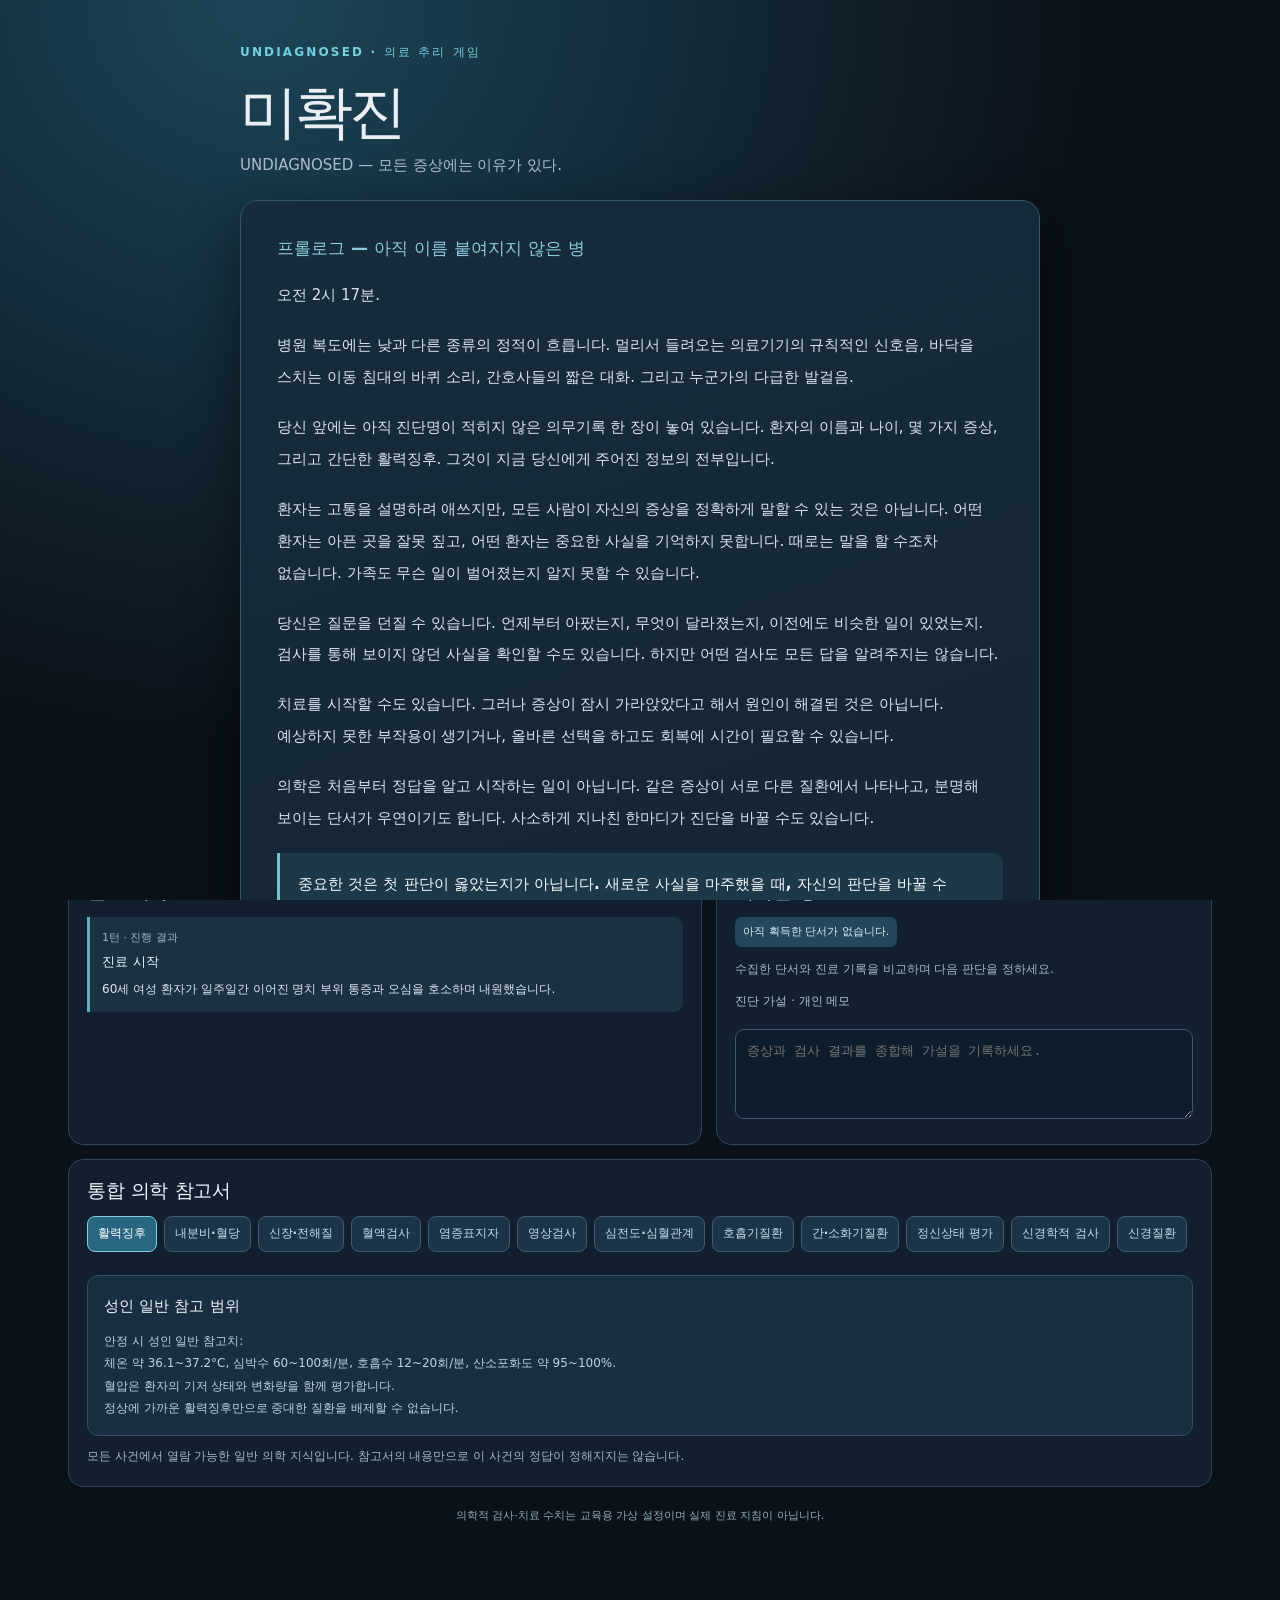
<file: index.html>
<!doctype html>
<html lang="ko">
<head>
<meta charset="utf-8" />
<meta name="viewport" content="width=device-width, initial-scale=1" />
<title>미확진 | CASE 001 조용한 복통</title>
<style>
:root{font-family:system-ui,-apple-system,'Pretendard','Noto Sans KR',sans-serif;color:#e9eef5;background:#0b1119;font-synthesis:none}
*{box-sizing:border-box}body{margin:0;min-height:100vh}button{font:inherit;cursor:pointer}button:disabled{opacity:.38;cursor:not-allowed}a{color:#9dd6ff}.app{max-width:1220px;margin:auto;padding:22px 22px 72px}.top{display:flex;align-items:center;justify-content:space-between;gap:14px;flex-wrap:wrap}.brand{font-size:12px;color:#70c9dc;letter-spacing:.16em;font-weight:800}.top h1{margin:5px 0;font-size:clamp(25px,4vw,38px);letter-spacing:-.04em}.muted{color:#94a4b7}.sub{margin:5px 0 0;color:#a8b5c4;font-size:14px}.pill{background:#142738;color:#8cd9e8;border:1px solid #29455c;border-radius:999px;padding:7px 12px;font-size:12px;font-weight:750}.button{border-radius:10px;border:1px solid #36516a;background:#1a2b3f;color:#e7f3ff;padding:10px 15px;font-weight:700}.button:hover:not(:disabled){border-color:#78c6ea;background:#203b55}.button.primary{background:#176c87;border-color:#2896b1}.button.warn{background:#6d3638;border-color:#995254}.layout{display:grid;grid-template-columns:minmax(0,1.55fr) minmax(310px,1fr);gap:16px;margin-top:17px}.panel{background:#111c29;border:1px solid #2b3b4c;border-radius:16px;padding:18px;min-width:0}.wide{grid-column:1/-1}.stats{display:grid;grid-template-columns:repeat(4,1fr);gap:10px;margin:16px 0}.stat{background:#172637;border:1px solid #2b4054;border-radius:12px;padding:14px}.stat .label{font-size:11px;color:#98aabe;margin-bottom:4px}.stat strong{font-size:23px;font-variant-numeric:tabular-nums}.stat small{font-size:11px;color:#b4c4d4}.cardhead{display:flex;justify-content:space-between;gap:14px;align-items:flex-start}.cardhead h2{margin:4px 0 5px;font-size:22px}.cardhead .code{font-size:11px;color:#70c9dc;letter-spacing:.07em;font-weight:800}.quote{margin-top:14px;padding:18px;border-radius:13px;background:#1a2a3a;border-left:3px solid #66b8c8;color:#f2f6fc;line-height:1.95;white-space:pre-wrap}.measures{display:grid;grid-template-columns:repeat(3,1fr);gap:8px;margin-top:14px}.measure{background:#0d1723;border-radius:10px;padding:11px}.measure span{font-size:11px;color:#91a6b9}.measure b{display:block;font-size:18px;margin-top:4px;font-variant-numeric:tabular-nums}.sectiontitle{font-size:13px;letter-spacing:.06em;color:#92bace;font-weight:850;margin:0 0 12px}.tabs{display:flex;flex-wrap:wrap;gap:7px;margin-bottom:13px}.tab{border:1px solid #3b4b5c;border-radius:9px;background:#152435;color:#b7c8d8;padding:8px 11px;font-size:13px;font-weight:700}.tab.active{background:#235c73;border-color:#50a9c5;color:#fff}.actions{display:grid;gap:8px;max-height:470px;overflow:auto;padding-right:3px}.action{width:100%;text-align:left;border:1px solid #34485a;border-radius:11px;background:#172536;color:#ebf3fa;padding:12px;display:flex;align-items:center;justify-content:space-between;gap:14px}.action:hover:not(:disabled){background:#21364b;border-color:#77a4bd}.action strong{display:block;font-size:14px}.action small{display:block;color:#95acbd;margin-top:3px;font-size:12px}.cost{white-space:nowrap;background:#263c4f;border-radius:6px;padding:5px 7px;color:#a6d7e7;font-weight:850;font-size:12px}.narrative{margin-top:12px;max-height:345px;overflow:auto}.entry{padding:12px;border-left:2px solid #4b8aa6;background:#172736;margin:0 0 8px;border-radius:0 9px 9px 0}.entry small{color:#96aabf}.entry strong{display:block;margin:4px 0;font-size:14px}.entry p{white-space:pre-wrap;line-height:1.75;font-size:13px;margin:5px 0 0;color:#d6e3ee}.entry.alert{border-left-color:#f0a366;background:#352a2b}.entry.good{border-left-color:#6bc8a3}.control{display:flex;justify-content:space-between;align-items:center;gap:10px;margin-top:15px;flex-wrap:wrap}.track{display:flex;gap:5px;margin-top:11px}.dot{height:7px;flex:1;border-radius:20px;background:#304253}.dot.on{background:#51bfd2}.evidence{display:flex;flex-wrap:wrap;gap:6px;margin:12px 0}.tag{font-size:11px;padding:5px 8px;border-radius:6px;background:#1f3a4e;color:#b6dcf2}.tag.red{background:#542d32;color:#ffd9d9}.help{font-size:12px;line-height:1.8;color:#9dafc2}.openbook{background:#142536;border:1px solid #334f62;border-radius:12px;padding:14px;margin-top:12px}.openbook h3{margin:0 0 8px;font-size:14px}.openbook p{margin:7px 0;font-size:12px;line-height:1.85;color:#c1d1e0;white-space:pre-line}.over{margin:16px 0;padding:22px;border:1px solid #6ca5ab;border-radius:17px;background:linear-gradient(140deg,#173c47,#11232f)}.over h2{margin:0 0 12px}.over p{line-height:1.8}.optionrow{display:flex;flex-wrap:wrap;gap:8px;margin-top:12px}.mini{font-size:11px}.danger{color:#ffb7a7}.gold{color:#f8d18a}.hidden{display:none!important}.separator{height:1px;background:#2c4052;margin:15px 0}.details{background:#111d2a;border-radius:8px;padding:9px 12px;margin-top:12px}.details summary{cursor:pointer;font-size:13px;color:#d1e3f0}.details p{font-size:12px;line-height:1.8;color:#a5b9c9}.vitalswarn{color:#ffb7a7!important}@media(max-width:850px){.layout{grid-template-columns:1fr}.stats{grid-template-columns:repeat(2,1fr)}.app{padding:14px 13px 65px}.panel{padding:14px}.wide{grid-column:auto}.measures{grid-template-columns:repeat(3,1fr)}.measure b{font-size:15px}}@media(max-width:400px){.measures{grid-template-columns:repeat(2,1fr)}}

/* 시작 전 독립된 응급실 초진 장면 */
.intro-screen{position:fixed;inset:0;z-index:1000;overflow-y:auto;background:radial-gradient(ellipse at 25% 0%,#183648 0%,#0b1119 52%);padding:24px 16px 55px}
.intro-inner{max-width:790px;margin:24px auto 0}
.intro-eyebrow{color:#70c9dc;font-size:12px;font-weight:850;letter-spacing:.15em}
.intro-title{font-size:clamp(30px,5vw,46px);line-height:1.2;margin:12px 0 8px;letter-spacing:-.05em}
.intro-lead{font-size:15px;color:#aec2d0;line-height:1.85;margin:0 0 24px}
.intro-paper{background:#152534;border:1px solid #365268;border-radius:18px;padding:clamp(20px,4vw,35px);box-shadow:0 18px 55px #0005}
.intro-meta{display:flex;gap:9px;flex-wrap:wrap;margin-bottom:20px}
.intro-meta span{background:#20394c;border:1px solid #345569;border-radius:8px;padding:7px 11px;font-size:12px;color:#d5e7f3}
.intro-scene{font-size:15px;line-height:2.05;color:#d0dfeb;margin:15px 0 20px}
.intro-speaker{color:#74d4df;font-weight:850;font-size:12px;letter-spacing:.02em;margin-bottom:7px}
.intro-dialogue{border-left:3px solid #66b8c8;background:#1b3040;border-radius:0 12px 12px 0;padding:15px 18px;font-size:16px;line-height:2.05;color:#f6f9fc;margin:0 0 19px;white-space:pre-line}
.intro-dialogue.family{border-left-color:#d3ab76;background:#2d2d35}
.intro-record{border-top:1px solid #385064;padding-top:18px;margin-top:19px}
.intro-record h3{margin:0 0 12px;font-size:14px;color:#bcd6e6}
.intro-vitals{display:grid;grid-template-columns:repeat(3,1fr);gap:8px}
.intro-vitals div{padding:10px;background:#0f1d2b;border-radius:9px}
.intro-vitals small{display:block;color:#96aebe;font-size:11px}
.intro-vitals b{display:block;margin-top:4px;font-size:15px}
.intro-notice{color:#a7c0d2;font-size:12px;line-height:1.8;margin-top:15px}
.intro-action{display:flex;align-items:center;justify-content:space-between;gap:15px;flex-wrap:wrap;margin-top:22px}
.intro-action .button{padding:14px 23px;font-size:15px}
body.intro-open{overflow:hidden}
@media(max-width:500px){.intro-inner{margin:0 auto}.intro-vitals{grid-template-columns:repeat(2,1fr)}.intro-action .button{width:100%}}

/* 공통 세계관 프롤로그와 CASE 선택 */
.world-screen{position:fixed;inset:0;z-index:2000;overflow-y:auto;background:radial-gradient(ellipse at 20% 0%,#1c4658,#0b1119 58%);padding:24px 16px 65px}
.world-inner{max-width:800px;margin:20px auto 0}
.world-kicker{font-size:12px;font-weight:800;color:#74cfdf;letter-spacing:.18em}
.world-inner h1{font-size:clamp(34px,6vw,58px);letter-spacing:-.06em;margin:13px 0 4px}
.world-subtitle{color:#acbdce;font-size:15px;margin:0 0 25px}
.world-sheet{border:1px solid #34566a;background:linear-gradient(160deg,#172c3b,#101c29);border-radius:18px;padding:clamp(20px,4vw,36px);box-shadow:0 18px 55px #0007}
.world-sheet h2{font-size:17px;color:#8ccbdc;margin:0 0 20px}
.world-sheet p{font-size:15px;line-height:2.13;color:#d8e5ef;margin:0 0 18px;word-break:keep-all}
.world-sheet .world-emphasis{border-left:3px solid #70c4d1;background:#1d3947;padding:16px 18px;font-weight:700;color:#f5fbff;border-radius:0 10px 10px 0}
.world-selection{margin-top:26px;border-top:1px solid #34566a;padding-top:22px}
.world-selection h2{font-size:17px;margin:0 0 8px}
.world-selection .help{margin-bottom:16px}
.world-cases{display:grid;grid-template-columns:repeat(2,minmax(0,1fr));gap:12px}
.world-case{display:flex;flex-direction:column;align-items:flex-start;gap:8px;text-align:left;background:#1c3244;color:#f2f9ff;border:1px solid #43657a;border-radius:13px;padding:18px;min-height:150px;text-decoration:none}
.world-case:hover,.world-case:focus-visible{background:#27475c;border-color:#8fd7e6}
.world-case small{font-size:11px;letter-spacing:.1em;color:#83cadb;font-weight:850}
.world-case strong{font-size:18px}
.world-case span{font-size:12px;line-height:1.7;color:#aec4d4}
.world-footnote{color:#94adbf;font-size:12px;line-height:1.8;margin-top:18px}
@media(max-width:580px){.world-cases{grid-template-columns:1fr}.world-case{min-height:0}.world-inner{margin:0 auto}}

/* AP 및 턴 막대: 공통 스타일 파일이 이전 캐시여도 표시 */
.ug-shell .ug-stat .track{display:flex!important;gap:5px;min-height:7px;align-items:center;margin-top:11px}
.ug-shell .ug-stat .track .dot{display:block!important;flex:1 1 0;min-width:0;height:7px;border-radius:999px;background:#304253}
.ug-shell .ug-stat .track .dot.on{background:#51bfd2}
.ug-shell .ug-stat #stateDesc{display:block;margin-top:2px;font-size:11px;color:#a9becd}
</style>
<link rel="stylesheet" href="./shared-ui.css?v=3">
</head>
<body class="intro-open">

<section class="world-screen" id="worldScreen" aria-labelledby="worldTitle">
  <div class="world-inner">
    <div class="world-kicker">UNDIAGNOSED · 의료 추리 게임</div>
    <h1 id="worldTitle">미확진</h1>
    <p class="world-subtitle">UNDIAGNOSED — 모든 증상에는 이유가 있다.</p>
    <article class="world-sheet">
      <h2>프롤로그 — 아직 이름 붙여지지 않은 병</h2>
      <p>오전 2시 17분.</p>
      <p>병원 복도에는 낮과 다른 종류의 정적이 흐릅니다. 멀리서 들려오는 의료기기의 규칙적인 신호음, 바닥을 스치는 이동 침대의 바퀴 소리, 간호사들의 짧은 대화. 그리고 누군가의 다급한 발걸음.</p>
      <p>당신 앞에는 아직 진단명이 적히지 않은 의무기록 한 장이 놓여 있습니다. 환자의 이름과 나이, 몇 가지 증상, 그리고 간단한 활력징후. 그것이 지금 당신에게 주어진 정보의 전부입니다.</p>
      <p>환자는 고통을 설명하려 애쓰지만, 모든 사람이 자신의 증상을 정확하게 말할 수 있는 것은 아닙니다. 어떤 환자는 아픈 곳을 잘못 짚고, 어떤 환자는 중요한 사실을 기억하지 못합니다. 때로는 말을 할 수조차 없습니다. 가족도 무슨 일이 벌어졌는지 알지 못할 수 있습니다.</p>
      <p>당신은 질문을 던질 수 있습니다. 언제부터 아팠는지, 무엇이 달라졌는지, 이전에도 비슷한 일이 있었는지. 검사를 통해 보이지 않던 사실을 확인할 수도 있습니다. 하지만 어떤 검사도 모든 답을 알려주지는 않습니다.</p>
      <p>치료를 시작할 수도 있습니다. 그러나 증상이 잠시 가라앉았다고 해서 원인이 해결된 것은 아닙니다. 예상하지 못한 부작용이 생기거나, 올바른 선택을 하고도 회복에 시간이 필요할 수 있습니다.</p>
      <p>의학은 처음부터 정답을 알고 시작하는 일이 아닙니다. 같은 증상이 서로 다른 질환에서 나타나고, 분명해 보이는 단서가 우연이기도 합니다. 사소하게 지나친 한마디가 진단을 바꿀 수도 있습니다.</p>
      <p class="world-emphasis">중요한 것은 첫 판단이 옳았는지가 아닙니다. 새로운 사실을 마주했을 때, 자신의 판단을 바꿀 수 있는가입니다.</p>
      <p>그리고 의무기록의 숫자 뒤에는 한 사람이 있습니다. 어제까지 평범한 일상을 보내던 사람, 내일의 약속을 기대하던 사람, 가족에게 별일 없다고 말했던 사람이 지금 당신 앞에 있습니다.</p>
      <p>이해하기 어려운 말을 하거나 낯선 행동을 보인다고 해도, 그 사람 자체가 이상한 것은 아닙니다. 아직 설명되지 않은 증상을 겪고 있을 수도 있습니다.</p>
      <p>시간은 멈추지 않습니다. 모든 검사를 할 수도, 모든 가능성을 기다릴 수도 없습니다. 무엇을 먼저 물어보고, 어떤 검사를 선택하고, 언제 치료할지 결정해야 합니다.</p>
      <p>당신은 의무기록의 첫 장을 펼칩니다. 확인된 사실은 많지 않습니다. 그러나 지금 당신을 기다리는 환자가 있습니다.</p>
      <p><strong>환자 접수 준비 완료.<br>현재 진단: 미확진(UNDIAGNOSED)</strong></p>
      <div class="world-selection" id="caseSelection">
        <h2>담당할 사건을 선택하십시오</h2>
        <p class="help">사건을 선택하면 해당 환자의 프롤로그가 공개됩니다. 질환의 정답은 진료가 끝나기 전까지 알려주지 않습니다.</p>
        <div class="world-cases">
          <button class="world-case" type="button" id="chooseCase001"><small>CASE 001 · 응급실</small><strong>조용한 복통</strong><span>며칠째 계속된 통증을 호소하는 환자. 어디서부터 문제를 살펴야 할까요?</span></button>
          <a class="world-case" href="./case002.html"><small>CASE 002 · 응급실</small><strong>그녀가 변하기 시작했다</strong><span>갑작스러운 행동 변화와 불안. 환자와 보호자는 서로 다른 이야기를 합니다.</span></a>
          <a class="world-case" href="./case003.html"><small>CASE 003 · 응급실 / 동물병원</small><strong>마지막 산책</strong><span>의식 없는 환자와 함께 구조된 강아지. 두 개의 기록에서 사건의 원인을 찾아보세요.</span></a>
          <a class="world-case" href="./case004.html"><small>CASE 004 · 응급실</small><strong>99%</strong><span>정상처럼 보이는 수치와 심한 두통. 검사 결과와 환자 상태가 일치하지 않습니다.</span></a>
          <a class="world-case" href="./case005.html"><small>CASE 005 · 소아응급실</small><strong>다 나은 줄 알았는데</strong><span>명절 뒤 장염 진료를 받고 돌아온 아이. 설사는 줄었지만 어째서 상태가 나빠졌을까요?</span></a>
          <a class="world-case" href="./case006.html"><small>CASE 006 · 응급실</small><strong>맥박은 잡힙니다</strong><span>골절 정복과 부목 고정 후 환자의 종아리 통증이 다시 심해집니다.</span></a>
          <a class="world-case" href="./case007.html"><small>CASE 007 · 응급실</small><strong>배가 아픈데 숨이 차요</strong><span>구토와 복통으로 내원한 환자가 깊고 빠르게 숨을 쉽니다.</span></a>
        </div>
      </div>
    </article>
    <p class="world-footnote">본 작품은 가상의 인물과 진료 경과를 다루는 의료 추리 게임이며, 실제 의료행위를 위한 지침이 아닙니다.</p>
  </div>
</section>

<section class="intro-screen" id="introScreen" aria-labelledby="introTitle">
  <div class="intro-inner">
    <div class="intro-eyebrow">UNDIAGNOSED · 미확진 / CASE 001</div>
    <h1 class="intro-title" id="introTitle">조용한 복통</h1>
    <p class="intro-lead">응급실에 한 환자가 도착했습니다. 진료실 문이 열리고, 환자는 보호자의 부축을 받으며 의자에 앉습니다.</p>
    <article class="intro-paper">
      <div class="intro-meta"><span>환자 · 김막례</span><span>60세 · 여성</span><span>동행 · 가족 보호자 1명</span><span>응급실 초진</span></div>
      <p class="intro-scene">김막례 님은 한 손으로 윗배를 감싸 쥐고 있습니다. 얼굴에는 피곤한 기색이 역력하지만, 의사의 질문에 또렷하게 대답할 수 있습니다. 옆에 앉은 보호자가 걱정스러운 표정으로 환자를 바라봅니다.</p>
      <div class="intro-speaker">김막례 님</div>
      <div class="intro-dialogue">“선생님… 제가 며칠째 배가 영 편하질 않아서요.

한 일주일쯤 됐나 봐요. 처음에는 그냥 체했나 싶었어요. 그런데 명치께가 계속 아프고, 밥을 먹어도 속이 답답해서 시원찮더라고요.

그냥 좀 쉬면 나을 줄 알았는데… 어제부터는 더 힘들어서요. 오늘은 도저히 못 참겠어서 왔어요.”</div>
      <div class="intro-speaker">보호자</div>
      <div class="intro-dialogue family">“평소에는 아프다고 잘 말씀 안 하시는 분인데, 며칠 동안 식사도 제대로 못 하셨어요. 집에서 좀 쉬시라고 했는데 계속 배가 아프다고 하셔서 제가 모시고 왔습니다.”</div>
      <p class="intro-scene">간호사가 초기 활력징후를 기록합니다. 김막례 님은 진료실 의사를 올려다보며 묻습니다.</p>
      <div class="intro-speaker">김막례 님</div>
      <div class="intro-dialogue">“선생님, 그냥 소화가 안 되는 걸까요? 제가 왜 이러는지 좀 봐주세요….”</div>
      <section class="intro-record" aria-label="초기 접수 기록">
        <h3>응급실 초기 접수 기록</h3>
        <div class="intro-vitals"><div><small>체온</small><b>37.5°C</b></div><div><small>혈압</small><b>132/82 mmHg</b></div><div><small>심박수</small><b>104회/분</b></div><div><small>호흡수</small><b>18회/분</b></div><div><small>산소포화도</small><b>97%</b></div><div><small>의식 상태</small><b>명료</b></div></div>
        <p class="intro-notice">기록된 주호소: 일주일가량 지속된 상복부 불편감 및 통증 · 식사량 감소<br><br>이 기록은 접수 단계에서 얻은 기본 정보입니다. 자세한 병력과 검사 결과는 진료를 진행하며 직접 확인해야 합니다.</p>
      </section>
      <div class="intro-action"><span class="help">4턴 · 턴당 4 AP · 참고서 열람 무료</span><div style="display:flex;gap:10px;flex-wrap:wrap"><button class="button" type="button" id="introToCases">전체 사건 목록</button><button class="button primary" type="button" id="startCase">환자 진료 시작 →</button></div></div>
    </article>
  </div>
</section>
<main class="ug-shell"><header class="ug-header"><div class="ug-heading"><div class="ug-kicker">UNDIAGNOSED · 미확진 · CASE 001</div><h1>조용한 복통</h1><p class="ug-subtitle">4턴 · 매 턴 4 AP · 문진 1 AP / 검사·치료 2 AP</p></div><nav class="ug-nav" aria-label="사건 탐색"><button id="homeCases" type="button" class="ug-btn">전체 사건 목록</button><button type="button" id="reset" class="ug-btn">처음부터</button></nav></header><div class="ug-stats"><div class="ug-stat"><small>진료 턴</small><strong id="turnNo">1 / 4</strong><div class="track" id="turnTrack"></div></div><div class="ug-stat"><small>남은 행동력</small><strong id="apNo">4 AP</strong><div class="track" id="apTrack"></div></div><div class="ug-stat"><small>이번 턴 검사</small><strong id="testsNo">0 / 2</strong></div><div class="ug-stat"><small>진료 상태</small><strong id="stateNo" class="ug-stat-small">초기 평가</strong><small id="stateDesc">문진 · 검사 · 치료</small></div></div><div class="ug-grid"><section class="ug-card ug-patient" aria-label="환자 현재 상태"><div class="ug-eyebrow" id="stateCode">S1 · 초기 내원</div><h2 id="stateTitle">일주일째 이어진 통증</h2><div class="ug-diagnosis" id="stateTime">60세 여성 · 응급실 내원</div><span class="pill" id="stateTag">초기 평가</span><div class="quote" id="patientQuote"></div><div class="measures" id="vitals"></div><p class="ug-hint" id="currentNote"></p><div class="ug-patient-flags"><h3>치료 기록</h3><div class="evidence" id="flags"></div></div></section><section class="ug-card ug-actions"><h2>행동 선택</h2><div class="tabs" id="tabs"></div><div class="actions" id="actions"></div><div class="ug-actions-footer"><span class="ug-hint">4턴 · 매 턴 검사 최대 2회</span><button type="button" class="ug-btn-primary" id="endTurn">다음 턴 →</button></div></section><section class="ug-card ug-journal"><h2>진료 기록</h2><div class="narrative" id="journal"></div></section><section class="ug-card ug-evidence"><h2>획득한 정보</h2><div class="evidence" id="evidence"></div><p class="ug-hint">수집한 단서와 진료 기록을 비교하며 다음 판단을 정하세요.</p><label class="ug-notes-label" for="memo">진단 가설 · 개인 메모</label><textarea id="memo" class="ug-notes" rows="3" placeholder="증상과 검사 결과를 종합해 가설을 기록하세요."></textarea></section><section class="ug-card ug-card-wide ug-book"><h2>통합 의학 참고서</h2><div class="ug-booknav tabs" id="bookTabs"></div><div class="ug-bookbody openbook" id="bookContent"></div><p class="ug-hint">모든 사건에서 열람 가능한 일반 의학 지식입니다. 참고서의 내용만으로 이 사건의 정답이 정해지지는 않습니다.</p></section><section id="ending" class="ug-final over hidden"></section></div><p class="ug-footer">의학적 검사·치료 수치는 교육용 가상 설정이며 실제 진료 지침이 아닙니다.</p></main>
<script src="./case-reference.js"></script>
<script>
'use strict';
const history=[
{id:'H-01',title:'통증의 위치 및 양상',question:'어디가 어떻게 아프신가요? 언제부터 아프셨나요?',answer:'한 일주일 전부터인가… 명치 쪽부터 윗배가 계속 아파요, 선생님.\n\n처음엔 그냥 속이 좀 더부룩한 정도였는데, 밥을 먹으면 꼭 뭔가 얹힌 것처럼 답답하고 속도 쓰려요.\n\n가만히 있어도 가끔 쿡쿡 찌르는 것처럼 아프고요.\n\n며칠 전까지는 급체한 건가 싶어서 그냥 참았는데, 점점 심해지니까 도저히 안 되겠더라고요. 그래서 오늘 응급실에 왔어요.'},
{id:'H-02',title:'최근 식사 이력',question:'최근 일주일 사이에 특별히 드신 음식이 있으신가요?',answer:'특별한 거요? 음… 한 일주일 전에 가족들이랑 생선구이를 먹었어요. 고등어였나… 아무튼 집에서 구워 먹었고요.\n\n그전에 친구들이랑 민물고기 회를 먹으러 간 적도 있어요. 한 2주 정도 됐나?\n\n그 외에는 거의 집에서 밥 먹었어요. 김치찌개도 끓여 먹고, 며칠 전에는 김밥도 사 먹었고요.\n\n그런데 제가 먹은 음식 때문에 그런 걸까요?'},
{id:'H-03',title:'알레르기 병력',question:'평소 알레르기가 있으신가요? 약을 맞고 문제가 생긴 적은요?',answer:'저 비염이 좀 심해요. 젊었을 때부터 그랬어요.\n\n아, 예전에 항생제 주사를 맞고 갑자기 온몸에 두드러기가 나면서 숨쉬기 힘들었던 적이 있어요. 그때 의사 선생님이 페니실린 계열 약은 조심하라고 하셨던 것 같아요.'},
{id:'H-04',title:'복용 약물',question:'현재 복용하시는 약이 있으신가요?',answer:'당뇨약 먹고 있어요. 벌써 몇 년 됐죠. 아침저녁으로 챙겨 먹는데, 요 며칠은 속이 안 좋아서 밥도 제대로 못 먹었어요. 새로 처방받은 약은 없고요.'},
{id:'H-05',title:'동반 소화기 증상',question:'구토나 설사 같은 다른 증상도 있나요?',answer:'속이 계속 울렁거려요. 토할 것 같은 느낌은 있는데 실제로 토한 적은 없어요. 설사도 안 했고요. 밥을 조금만 먹어도 배가 꽉 찬 것처럼 답답해요.'},
{id:'H-06',title:'가족 및 동행자 증상',question:'같이 식사한 분들 중에 아픈 사람이 있나요?',answer:'아뇨, 없어요. 남편이랑 애들도 같이 생선구이를 먹었는데 다 멀쩡해요. 회를 같이 먹었던 친구들도 아프다는 얘기는 없었고요.'},
{id:'H-07',title:'과거 소화기 질환',question:'위궤양이나 비슷한 복통을 겪은 적이 있나요?',answer:'예전에도 가끔 속이 쓰릴 때가 있었죠. 약국에서 약을 먹으면 나았어요. 위내시경은 몇 년 전에 했는데 큰 문제는 없다고 들었어요.'},
{id:'H-08',title:'최근 외상 및 사고',question:'최근 넘어지거나 배를 부딪친 적이 있나요?',answer:'아니요. 그런 적 전혀 없어요. 갑자기 왜 이러는지 모르겠어요. 혹시 큰 병은 아니겠죠?'}
];
const studies=[
{id:'LAB-01',title:'일반혈액검사 CBC + Diff.',type:'lab'}, {id:'LAB-02',title:'염증표지자 CRP',type:'lab'},
{id:'LAB-03',title:'간·신장 기능',type:'lab'}, {id:'LAB-04',title:'대변 기생충검사',type:'lab'},
{id:'LAB-05',title:'페니실린 알레르기 피부시험',type:'lab'},
{id:'I-01',title:'복부 X-ray',type:'image'}, {id:'I-02',title:'복부초음파',type:'image'},
{id:'I-03',title:'복부 CT',type:'image'}, {id:'I-04',title:'위내시경',type:'image'}
];
const therapies=[
{id:'T-01',title:'정맥 수액 요법',short:'수액'}, {id:'T-02',title:'이미페넴/실라스타틴',short:'이미페넴'},
{id:'T-03',title:'세프트리악손',short:'세프트리악손'}, {id:'T-04',title:'반코마이신',short:'반코마이신'},
{id:'T-05',title:'페니실린 G',short:'페니실린'}, {id:'T-08',title:'외과적 수술',short:'수술'}
];
const docs=window.caseReference;
const crp={a:[28,68,132,205],b:[28,72,53,108],c:[28,76,48,21]};
const cbc={a:[[13200,74,7,245],[16400,80,5,218],[19500,85,3,175],[22400,89,1,112]],b:[[13200,74,7,245],[14500,78,5,225],[14800,79,4,205],[17400,83,3,178]],c:[[13200,74,7,245],[15000,79,5,223],[12300,76,5,222],[9400,70,5,240]]};
let g,tab='history',bookTab='활력징후',memo='';
function reset(){document.getElementById('introScreen').classList.remove('hidden');document.body.classList.add('intro-open');window.scrollTo(0,0);g={turn:1,ap:4,testCount:0,heard:new Set(),seen:new Set(),seenCT:false,seenUS:false,fluidTurn:0,abxTurn:0,sourceTurn:0,usedPen:false,recordsChecked:false,skinChecked:false,shock:false,shockTurn:0,shockResolved:false,shockEpi:false,shockFluids:false,events:[],ended:false,penalty:0,antibiotics:[],latest:null,currentResponse:null};tab='history';bookTab='활력징후';document.getElementById('memo').value='';log('진료 시작','60세 여성 환자가 일주일간 이어진 명치 부위 통증과 오심을 호소하며 내원했습니다.','neutral');render();}
function log(title,txt,tone='neutral'){g.events.unshift({turn:g.turn,title,txt,tone});g.latest=g.events[0];}
const nfmt=v=>Number(v).toLocaleString('ko-KR');
function branch(){if(g.sourceTurn&&g.sourceTurn<g.turn)return 'c';if(g.abxTurn&&g.abxTurn<g.turn){if(g.turn>=4&&g.sourceTurn===0&&g.abxTurn>=3)return 'a';return 'b';}return 'a';}
function patient(){
const p=basePatient();
if(g.shock){
 if(g.shockEpi){return {...p,code:"P-03-E",title:"응급처치 후 재평가",quote:"에피네프린 근육주사 후 호흡과 혈압을 다시 평가합니다. 전신 반응은 아직 완전히 가라앉지 않았습니다.",bp:"88/52",hr:"125",spo:"94%",rr:"26",note:"1차 응급치료 이후에도 반복적인 활력징후 확인과 추가 처치가 필요합니다."};}
 if(g.shockFluids){return {...p,code:"P-03-F",title:"응급 수액 투여 중",quote:"수액이 투여되고 있지만 환자는 여전히 숨이 차고 어지럽다고 호소합니다.",bp:"82/46",hr:"132",spo:"90%",rr:"29",note:"수액만으로 급성 호흡기·순환기 반응이 해결되지 않았습니다."};}
}
if(g.currentResponse&&g.currentResponse.turn===g.turn&&!g.shock){return {...p,...g.currentResponse.patch,code:p.code+"-R"};}
return p;
}
function basePatient(){let t=g.turn,b=branch();if(g.shock)return {code:'P-03',title:'갑작스러운 변화',tag:'응급 상황',quote:'서… 선생님… 숨이 잘 안 쉬어져요…!\n\n투여 직후 얼굴과 목이 붉어지고 전신에 두드러기가 나타납니다. 환자는 식은땀을 흘리며 점차 의식이 흐려집니다.',temp:'37.9°C',bp:'72/40',hr:'142',spo:'89%',pain:'판정 보류',rr:'30',note:'갑작스러운 호흡곤란과 저혈압. 원인 판단 및 즉각적인 처치가 필요합니다.'};
if(t===1)return {code:'S1',title:'일주일째 이어진 통증',tag:'초기 평가',quote:'선생님, 한 일주일 전부터 계속 명치가 아파요.\n\n체한 줄 알았는데 이젠 좀 더 못 참겠어서 왔어요.',temp:'37.5°C',bp:'132/82',hr:'104',spo:'97%',pain:'3/10',rr:'18',note:'의식 명료 · 상복부 압통'};
if(b==='c'){let item=t===2?['조금씩 안정되는 중','이제 조금 살 것 같아요. 그래도 배는 아직 좀 불편하네요.','37.8°C','116/75','102','4/10']:t===3?['회복의 징후','선생님, 배가 아픈 게 조금씩 줄어드는 것 같아요.','37.7°C','117/76','92','3/10']:['퇴원을 준비하며','예전처럼 밥도 조금씩 먹을 수 있을 것 같아요.','37.2°C','120/78','84','1/10'];return {code:`S${t}-C`,title:item[0],tag:'회복 경로',quote:item[1],temp:item[2],bp:item[3],hr:item[4],spo:'98%',rr:'18',pain:item[5],note:'이전보다 활력징후와 자각 증상이 안정되고 있습니다. 지속적인 경과 관찰이 필요합니다.'};}
if(b==='b'){let item=t===2?['일시적인 안정','선생님, 어제보다는 조금 나은 것 같아요. 그래도 배는 아직 아파요.','38.0°C','120/76','105','4/10']:t===3?['조금 나아진 것 같아요','열도 좀 내려간 것 같고… 이 정도면 집에 가도 되나요?','37.8°C','112/72','98','3/10']:['다시 시작된 통증','선생님… 다시 배가 아파지기 시작했어요. 이번엔 정말 힘들어요.','38.5°C','102/65','116','6/10'];return {code:`S${t}-B`,title:item[0],tag:'증상 변화',quote:item[1],temp:item[2],bp:item[3],hr:item[4],spo:'96%',rr:'23',pain:item[5],note:'일부 증상이 완화되었지만 통증과 전신 불편감이 완전히 사라지지는 않았습니다.'};}
let item=t===2?['괜찮아질 줄 알았는데','어제보다 배가 더 아파요. 자꾸 춥고 떨리네요.','38.3°C','118/76','112','5/10','21']:t===3?['흐려지는 대답','선생님… 배가 너무 아파요. 지금이… 언제였죠? 질문에 대한 답이 자꾸 엇갈립니다.','39.2°C','96/62','126','7/10','26']:['말을 잇지 못하는 환자','환자는 질문에 느리게 반응합니다. 식은땀이 흐르고 호흡이 가빠집니다.','39.8°C','78/48','138','평가 어려움','30'];return {code:`S${t}-A`,title:item[0],tag:'상태 악화',quote:item[1],temp:item[2],bp:item[3],hr:item[4],spo:t===4?'92%':'96%',rr:item[6],pain:item[5],note:t===4?'심한 저혈압과 의식 변화가 관찰됩니다. 즉각적인 평가와 처치가 필요합니다.':'이전보다 활력징후와 통증이 악화되었습니다.'};}
function isConfused(){return !g.shock && g.turn>=3 && branch()==='a';}
function canSkinTest(){return isConfused() && g.turn===3 && !g.shock;}
function doRecord(){if(!isConfused()||!canAct(1,'history')||g.recordsChecked)return;g.ap-=1;g.recordsChecked=true;log('R-01 · 과거 의무기록 확인','과거 항생제 투여 직후 전신 두드러기, 호흡곤란 및 저혈압으로 응급치료를 받은 기록이 있습니다. 당시 의무기록에 페니실린계 약물 과민반응 의심이 기재되어 있습니다.','neutral');render();}
function canAct(cost,type){if(g.ended)return false;if(g.shock)return type==='emergency'&&g.ap>=cost;if(type==='emergency')return false;return g.ap>=cost&&(type!=='test'||g.testCount<2);}
function doHistory(id){if(!canAct(1,'history')||g.heard.has(id))return;if(isConfused()&&id!=='H-03')return;const h=history.find(x=>x.id===id);g.ap-=1;g.heard.add(id);const answer=isConfused()?'보호자: “예전에 항생제를 맞고 두드러기가 심하게 나고 숨도 못 쉬어서 응급처치를 받은 적이 있어요. 정확히 어떤 약이었는지는 저도 모르겠어요. 예전 병원 기록을 확인해 보셔야 할 것 같아요.”':`환자: “${h.answer}”`;log(`${h.id} · ${h.title}`,`의료진: ${h.question}\n\n${answer}`,'neutral');render();}
function doStudy(id){if(!canAct(2,'test')||(id==='LAB-05'&&(!canSkinTest()||g.skinChecked)))return;g.ap-=2;g.testCount++;g.seen.add(id);let result='',b=branch(),t=g.turn;
if(id==='LAB-01'){let [w,n,e,p]=cbc[b][t-1];let aec=Math.round(w*e/100);result=`WBC ${nfmt(w)}/µL (참고 4,000~11,000)\n호중구 ${n}% (참고 40~70%) · 호산구 ${e}% (참고 1~4%)\n호산구 절대수 ${nfmt(aec)}/µL (참고 ≤500)\n혈소판 ${nfmt(p)}×10³/µL (참고 150~450)\n\n소견: 참고 범위를 벗어난 항목이 있습니다. 임상 증상과 함께 해석 바랍니다.`;}
if(id==='LAB-02')result=`CRP ${crp[b][t-1]} mg/L (참고치 < 5 mg/L)\n\n소견: 참고 범위보다 높은 수치입니다. 원인 평가는 다른 소견과 함께 진행해야 합니다.`;
if(id==='LAB-03')result=t<=2?'AST 41 U/L, ALT 38 U/L, 총빌리루빈 0.9 mg/dL\nCr 1.0 mg/dL, Na 136 mmol/L\n\n급성 간세포 손상을 강하게 시사하는 소견은 확인되지 않습니다.':`AST ${t===3?64:92} U/L, ALT ${t===3?49:66} U/L\nCr ${t===3?'1.3':'1.8'} mg/dL\n\n전신 상태 악화에 동반된 장기 기능 변화를 고려합니다.`;
if(id==='LAB-05'){g.skinChecked=true;result='전문적인 감독하에 시행한 표준화된 페니실린 피부시험에서 양성 반응이 확인되었습니다.\n\n소견: 투약 전 과거 반응 이력 및 추가 평가가 필요합니다.';}
if(id==='LAB-04')result='검체에서 검사 대상 기생충 충란은 관찰되지 않았습니다.\n\n한 번의 대변검사 음성이 모든 기생충 감염을 배제하는 것은 아닙니다.';
if(id==='I-01')result='장내 가스 분포에 특이 소견 없음.\n명확한 복강 내 유리공기 및 방사선 불투과성 이물질은 관찰되지 않음.\n\n판독: 단순 방사선 촬영에서 뚜렷한 급성 이상 소견 없음.';
if(id==='I-02'){g.seenUS=true;result='간 좌엽 인접 부위에서 경계가 불분명한 저에코성 병변이 관찰됩니다.\n주변으로 국소적인 액체 저류가 의심됩니다.\n\n판독: 국소 염증성 병변 또는 농양 가능성. 원인 확인을 위한 추가 영상검사 고려.';}
if(id==='I-03'){g.seenCT=true;result='위 후벽 인접 부위에서 약 4cm 길이의 선형 고음영 구조물이 관찰됩니다.\n해당 구조물은 위벽 바깥쪽으로 연장되어 있으며, 간 좌엽 인접 부위에 액체성 병변 및 주변 지방조직 염증성 변화가 동반됩니다.\n\n판독: 위벽을 관통하는 선형 이물질과 인접 농양 형성 의심. 외과적 평가 권고.';}
if(id==='I-04')result=t<=2?'위 점막의 국소적 발적과 부종이 관찰됩니다.\n뚜렷한 활동성 출혈 및 위강 내 이물질은 확인되지 않습니다.\n\n판독: 비특이적 점막 변화. 내시경에서 이물질 관찰되지 않음.': '환자 상태 악화로 인해 통상적인 진단 내시경보다 순환 안정화, 단면 영상검사 및 외과적 평가가 우선 고려됩니다.\n\n이번 검사로 명확한 원인 확인에 이르지 못했습니다.';
log(`${id} · ${studies.find(x=>x.id===id).title}`,result,'neutral');render();}
function respondNow(patch){g.currentResponse={turn:g.turn,patch};}
function doTreatment(id){if(!canAct(2,'therapy'))return;if(id==='T-08'&&!g.seenCT)return;
g.ap-=2;if(id==='T-01'){
g.fluidTurn=g.turn;
const pulse=Number(basePatient().hr);
respondNow({title:"수액 후 재평가",tag:"처치 직후",quote:"“조금 덜 어지러운 것 같아요. 그래도 배는 여전히 아파요.”",hr:String(Math.max(85,pulse-4)),note:"순환 상태와 불편감의 일부 변화가 관찰됩니다. 원인 질환이 해결되었다는 뜻은 아닙니다."});
log('P-01 · 수액 투여 후','“선생님, 조금 편해지는 것 같아요. 기운이 덜 빠지네요. 그런데 배는 아직 아파요.”\n\n환자는 어지러움이 조금 줄었다고 말하지만 복통은 계속 호소합니다.','good');}
if(id==='T-02'){
respondNow({title:"항생제 투여 후 관찰",tag:"처치 직후",note:"항생제 투여가 시작됐습니다. 단기간에 원인 병변이 해결되거나 염증 수치가 정상화되는 것은 아닙니다."});
g.antibiotics.push('이미페넴');if(!g.abxTurn)g.abxTurn=g.turn;log('P-02 · 항생제 투여','정맥 투여가 시작되었습니다. 환자는 침대에 누워 경과를 관찰 중입니다. 증상 변화는 다음 상태 카드에서 확인하십시오.','good');}
if(id==='T-03'){
respondNow({title:"항생제 투여 후 관찰",tag:"처치 직후",note:"약물 투여 후 급격한 변화는 관찰되지 않습니다. 증상과 부작용을 계속 확인합니다."});
g.antibiotics.push('세프트리악손');log('P-02 · 항생제 투여','정맥 투여가 시작되었습니다. 현재로서는 증상의 뚜렷한 변화를 확인하기 어렵습니다. 이후 활력징후와 검사 결과를 재평가하십시오.','neutral');}
if(id==='T-04'){
respondNow({title:"항생제 투여 후 관찰",tag:"처치 직후",note:"투여 후 복통은 여전히 남아 있습니다. 향후 경과와 검사 결과가 필요합니다."});
g.antibiotics.push('반코마이신');log('P-02 · 항생제 투여','정맥 투여가 시작되었습니다. 환자는 여전히 상복부 통증과 불편감을 호소합니다. 경과 관찰이 필요합니다.','neutral');}
if(id==='T-05'){g.currentResponse=null;g.usedPen=true;g.shock=true;g.shockTurn=g.turn;g.ap=0;log('P-03 · 갑작스러운 변화','“서… 선생님… 숨이 잘 안 쉬어져요!”\n\n약물 투여 직후 전신 두드러기, 호흡곤란, 혈압 72/40 mmHg, 심박수 142회/분, SpO₂ 89%. 원인 판단과 응급 처치가 필요합니다. 현재 턴은 즉시 종료되며, 다음 턴의 행동 점수를 응급 처치에 사용해야 합니다.','alert');}
if(id==='T-08'){respondNow({title:'수술 직후 회복 관찰',tag:'수술 후',quote:'환자는 회복실에서 의료진의 관찰을 받고 있습니다. 현재로서는 통증이 완전히 사라지지 않았습니다.',note:'수술 후 활력징후와 복통을 재평가합니다. 안정적인 회복 여부는 이후 경과에서 확인합니다.'});g.sourceTurn=g.turn;log('P-06 · 외과적 수술','수술이 진행되었습니다. 수술실에서 환자 상태와 관련된 병변을 확인하고 필요한 처치를 시행했습니다. 회복실로 이동한 환자는 경과 관찰 중입니다.\n\n상세 수술 소견은 진료 종료 후 최종 해설에서 확인할 수 있습니다.','good');}
render();}
function emergency(id){if(!g.shock||g.ap<2)return;g.ap-=2;if(id==='EPI'){g.shockEpi=true;log('응급 처치 · 에피네프린','에피네프린 근육주사가 시행되었습니다. 급성 호흡기·순환기 반응에 대한 초기 대응이 시작됩니다.','good');}if(id==='FLUID'){g.shockFluids=true;log('응급 처치 · 수액','정맥 수액이 투여되었습니다. 저혈압의 보조적 처치이며, 이것만으로 급성 전신 반응이 해결되지는 않습니다.','neutral');}if(id==='ANTI')log('응급 처치 · 항히스타민제','피부 증상에 일부 도움을 줄 수 있으나 급성 호흡기·순환기 문제의 1차 치료를 대신하지 못합니다.','alert');if(id==='STEROID')log('응급 처치 · 스테로이드','급성 저혈압과 호흡곤란에 대한 즉각적인 1차 치료를 대체하지 못합니다.','alert');if(g.shockEpi&&g.shockFluids){g.shock=false;g.shockResolved=true;g.penalty=1;
respondNow({title:"응급처치 후 안정화",tag:"응급처치 후",quote:"“하아… 조금은 숨을 쉴 수 있어요. 그런데 배는 여전히 아파요.”",temp:"37.9°C",bp:"106/68",hr:"112",spo:"96%",rr:"21",note:"호흡 및 순환 상태가 부분적으로 안정되고 있습니다. 초기 내원 원인에 대한 평가는 여전히 필요합니다."});
log('P-04 · 다시 돌아온 호흡','“하아… 선생님, 아까는 정말 숨이 안 쉬어졌어요.”\n\n환자의 호흡과 혈압이 점차 안정되고 있습니다. 다만 입원하게 된 최초 증상은 여전히 남아 있습니다.','good');}
render();}
function nextTurn(){if(g.ended)return;g.currentResponse=null;if(g.shock){if(g.turn===4){finish();return;}g.turn++;g.ap=4;g.testCount=0;log('응급 처치가 우선입니다','새 턴이 시작됐습니다. 이 턴에서는 급성 호흡곤란·저혈압에 대한 처치가 필요합니다.','alert');render();return;}if(g.turn>=4){finish();return;}g.turn++;g.ap=4;g.testCount=0;log(`${g.turn}턴 시작`,`현재 상태 카드 ${patient().code}를 공개했습니다. 환자에게 필요한 문진·검사·치료를 계속하십시오.`,'neutral');render();}
function finish(){g.ended=true;let kind='',title='',body='';if(g.shock||g.usedPen&&!g.shockResolved){kind='D';title='치료실의 마지막 경고';body='환자의 호흡과 혈압이 갑자기 나빠졌습니다. 응급 처치가 이어졌지만 끝내 상태를 회복하지 못했습니다.\n\n보호자는 진료실 문이 다시 열리기를 기다립니다. 의무기록은 그날 밤에서 멈춰 있습니다.';}else if(g.sourceTurn&&g.abxTurn){kind=g.sourceTurn<=2&&g.abxTurn<=2&&g.heard.has('H-03')?'A':'A2';title=kind==='A'?'잊지 못할 식사':'늦었지만 이어진 치료';body=kind==='A'?'환자는 적절한 초기 치료와 감염원 통제 이후 서서히 회복했습니다. 3주 뒤 외래에서 환자는 말합니다.\n\n“제가 먹었던 음식이 이렇게 중요한 줄은 몰랐어요.”':'원인 병변을 확인하고 치료를 이어갔지만, 중요한 치료 중 일부가 늦게 시작되어 회복에 더 긴 시간이 필요했습니다.\n\n“조금만 더 늦었으면 어떻게 됐을까요?”';}else if(g.sourceTurn){kind='C';title='찾아냈지만 끝나지 않은 치료';body='검사와 처치가 시작됐지만 필요한 치료를 모두 마치지는 못했습니다.\n\n환자는 추가 치료와 관찰을 위해 입원합니다. 의료진은 앞으로의 경과를 조심스럽게 지켜봅니다.';}else if(g.abxTurn){kind='B';title='사라지지 않은 통증';body='치료 이후 한때 발열과 복통이 줄었습니다. 그러나 환자의 불편감은 완전히 사라지지 않았습니다.\n\n며칠 뒤 다시 찾아온 통증으로 환자는 병원에 돌아옵니다. 보호자는 처음과 똑같은 질문을 건넵니다.\n\n“이번에는 괜찮아질 수 있을까요?”';}else{kind='D';title='끝내 닿지 못한 진실';body='환자의 순환 상태는 점점 악화되어 집중치료가 필요해졌습니다. 끝내 환자는 다시 눈을 뜨지 못했습니다.\n\n가족은 아직 답을 찾지 못한 질문을 안고 병원을 나섭니다.';}
const rescued=kind==="A"||kind==="A2";
let bonus=[];if(g.heard.has('H-03')&&!g.usedPen)bonus.push('약물 병력 확인');if(g.seenCT)bonus.push('영상 단서 확보');if(g.sourceTurn)bonus.push('수술 시행');if(g.abxTurn)bonus.push('항균 치료');if(g.sourceTurn&&g.sourceTurn<=2)bonus.push('조기 처치');if(g.shockResolved)bonus.push('응급 상황 대응');
const explanation='최종 해설: 약 4cm 선형 이물질은 섭취한 생선의 가시였으며, 위벽을 관통해 간 인접 부위에 농양을 형성했습니다. 초음파는 농양을, CT는 관통 이물질을 확인하는 주요 단서였습니다. 페니실린은 이번 가상 환자에게 중증 과민반응을 유발하도록 설정한 분기입니다. 실제 임상 경과와는 다를 수 있습니다.';
let el=document.getElementById('ending');el.classList.remove('hidden');
el.innerHTML='<div class="brand">CASE 001 · ENDING '+escapeHtml(kind)+'</div><h2>'+escapeHtml(title)+'</h2><p style="white-space:pre-wrap">'+escapeHtml(body)+'</p>'+
(rescued?'<p><b>획득한 성취:</b> '+(bonus.length?bonus.map(escapeHtml).join(' · '):'추가 성취 없음')+'</p><div class="separator"></div><p class="help">'+escapeHtml(explanation)+'</p>':'')+
'<button class="button primary" onclick="reset();window.scrollTo({top:0,behavior:\'smooth\'})">다시 플레이</button>';
log('ENDING '+kind+' · '+title,body,'neutral');render();el.scrollIntoView({behavior:'smooth'});
}
function escapeHtml(str){return String(str).replace(/[&<>"']/g,ch=>({'&':'&amp;','<':'&lt;','>':'&gt;','"':'&quot;',"'":'&#39;'}[ch]));}
function makeAction(o,cost,desc,disabled,fn){let bt=document.createElement('button');bt.className='action';bt.disabled=disabled;bt.innerHTML=`<span><strong>${escapeHtml(o)}</strong><small>${escapeHtml(desc)}</small></span><span class="cost">${cost} AP</span>`;bt.onclick=fn;return bt;}
function renderActions(){const tabs=document.getElementById('tabs'),acts=document.getElementById('actions');tabs.innerHTML='';acts.innerHTML='';let avail=g.shock?['emergency']:['history','test','therapy'];let labels={history:'문진',test:'검사',therapy:'치료',emergency:'응급 처치'};if(!avail.includes(tab))tab=avail[0];for(const item of avail){const b=document.createElement('button');b.className='tab'+(tab===item?' active':'');b.textContent=labels[item];b.onclick=()=>{tab=item;renderActions();};tabs.appendChild(b);}
if(g.ended)return;if(tab==='history'){for(let h of history)acts.appendChild(makeAction(`${h.id} · ${h.title}`,1,isConfused()?(h.id==='H-03'?'보호자에게 약물 반응에 대해 질문':'환자 직접 문진이 어려운 상태'):h.question,!canAct(1,'history')||g.heard.has(h.id)||(isConfused()&&h.id!=='H-03'),()=>doHistory(h.id)));if(isConfused())acts.appendChild(makeAction('R-01 · 과거 의무기록 확인',1,'약물 투여 관련 과거 응급치료 기록 조회',!canAct(1,'history')||g.recordsChecked,doRecord));}

if(tab==='test')for(let s of studies){if(s.id==='LAB-05'&&!canSkinTest())continue;acts.appendChild(makeAction(`${s.id} · ${s.title}`,2,s.id==='LAB-05'?'안정 상태에서만 고려: 검사로 응급치료를 지연하지 마세요':'선택 즉시 이번 턴 검사 결과 공개',!canAct(2,'test')||(s.id==='LAB-05'&&g.skinChecked),()=>doStudy(s.id)));}
if(tab==='therapy')for(let s of therapies){if(s.id==='T-08'&&!g.seenCT)continue;acts.appendChild(makeAction(`${s.id} · ${s.title}`,2,s.id==='T-08'?'영상검사 결과에 따라 선택 가능한 처치':'투여·처치 후 반응 카드 공개',!canAct(2,'therapy')||(s.id==='T-08'&&!!g.sourceTurn),()=>doTreatment(s.id)));}
if(tab==='emergency')for(let s of [{id:'EPI',title:'에피네프린 근육주사'},{id:'FLUID',title:'정맥 수액'},{id:'ANTI',title:'항히스타민제'},{id:'STEROID',title:'스테로이드'}])acts.appendChild(makeAction(s.title,2,'응급 처치를 선택하십시오',!canAct(2,'emergency')||(s.id==='EPI'&&g.shockEpi)||(s.id==='FLUID'&&g.shockFluids),()=>emergency(s.id)));
if(g.shock){const p=document.createElement('p');p.className='help danger';p.textContent='현재 응급 상황입니다. 의학 참고서를 확인한 뒤 처치를 결정하세요. 필요한 AP가 없으면 다음 턴으로 넘어갈 수 있습니다.';acts.appendChild(p);}}
function renderBook(){let nav=document.getElementById('bookTabs'),body=document.getElementById('bookContent');nav.innerHTML='';for(let label of Object.keys(docs)){let b=document.createElement('button');b.className='tab'+(bookTab===label?' active':'');b.textContent=label;b.onclick=()=>{bookTab=label;renderBook();};nav.appendChild(b);}body.innerHTML=`<h3>${escapeHtml(docs[bookTab].title)}</h3>${docs[bookTab].body.split('\n\n').map(p=>`<p>${escapeHtml(p)}</p>`).join('')}`;}
function render(){const p=patient();document.getElementById('turnNo').textContent=`${g.turn} / 4`;document.getElementById('apNo').textContent=`${g.ap} AP`;document.getElementById('testsNo').textContent=`${g.testCount} / 2`;document.getElementById('stateNo').textContent=g.shock?'응급 상황':g.ended?'진료 종료':p.tag;document.getElementById('stateDesc').textContent=g.shock?'응급 처치 선택':g.ended?'후일담 확인':isConfused()?'환자 직접 문진 제한 · 보호자·기록 확인 가능':'문진 · 검사 · 치료';document.getElementById('stateCode').textContent=`${p.code} · ${g.turn}턴`;document.getElementById('stateTitle').textContent=p.title;document.getElementById('stateTag').textContent=p.tag;document.getElementById('stateTime').textContent='60세 여성 · 당뇨병 병력';document.getElementById('patientQuote').textContent=p.quote;document.getElementById('currentNote').textContent=p.note;document.getElementById('vitals').innerHTML=[['체온',p.temp],['혈압',p.bp],['심박수',p.hr+' bpm'],['호흡수',p.rr+'/min'],['SpO₂',p.spo],['통증 NRS',p.pain]].map(([l,v])=>`<div class="measure"><span>${l}</span><b>${v}</b></div>`).join('');document.getElementById('turnTrack').innerHTML=Array.from({length:4},(_,i)=>`<span class="dot ${i<g.turn?'on':''}"></span>`).join('');document.getElementById('apTrack').innerHTML=Array.from({length:4},(_,i)=>`<span class="dot ${i<g.ap?'on':''}"></span>`).join('');let tags=[];if(g.fluidTurn)tags.push('수액 투여');if(g.abxTurn)tags.push('항생제 투여');if(g.sourceTurn)tags.push('수술 시행');if(g.usedPen)tags.push('투약 후 급성 반응');if(g.shockResolved)tags.push('응급 안정화');if(g.recordsChecked)tags.push('과거 기록 확인');if(g.skinChecked)tags.push('알레르기 피부시험');if(!tags.length)tags.push('기록된 치료 없음');document.getElementById('flags').innerHTML=tags.map(s=>`<span class="tag ${s.includes('급성')?'red':''}">${escapeHtml(s)}</span>`).join('');let evid=[...g.heard,...g.seen];if(g.recordsChecked)evid.push('R-01');document.getElementById('evidence').innerHTML=evid.length?evid.map(s=>`<span class="tag">${escapeHtml(s)}</span>`).join(''):'<span class="help">아직 획득한 단서가 없습니다.</span>';document.getElementById('journal').innerHTML=g.events.slice(0,12).map(e=>`<div class="entry ${e.tone==='alert'?'alert':e.tone==='good'?'good':''}"><small>${e.turn}턴 · 진행 결과</small><strong>${escapeHtml(e.title)}</strong><p>${escapeHtml(e.txt)}</p></div>`).join('');document.getElementById('endTurn').textContent=g.turn===4?'진료 종료 · 후일담 →':'턴 종료 →';document.getElementById('endTurn').disabled=g.ended;renderActions();renderBook();}
document.getElementById('chooseCase001').onclick=()=>{document.getElementById('worldScreen').classList.add('hidden');document.getElementById('introScreen').classList.remove('hidden');document.body.classList.add('intro-open');window.scrollTo(0,0);};
function showAllCases(){document.getElementById('worldScreen').classList.remove('hidden');document.getElementById('introScreen').classList.add('hidden');document.body.classList.add('intro-open');document.getElementById('caseSelection').scrollIntoView({block:'start'});}
document.getElementById('homeCases').onclick=showAllCases;
document.getElementById('introToCases').onclick=showAllCases;
if(new URLSearchParams(location.search).has('case1')){document.getElementById('worldScreen').classList.add('hidden');}
document.getElementById('startCase').onclick=()=>{document.getElementById('introScreen').classList.add('hidden');document.body.classList.remove('intro-open');window.scrollTo(0,0);};
document.getElementById('endTurn').onclick=nextTurn;document.getElementById('reset').onclick=reset;reset();
if(new URLSearchParams(location.search).has('cases'))showAllCases();
</script>
</body></html>
</file>
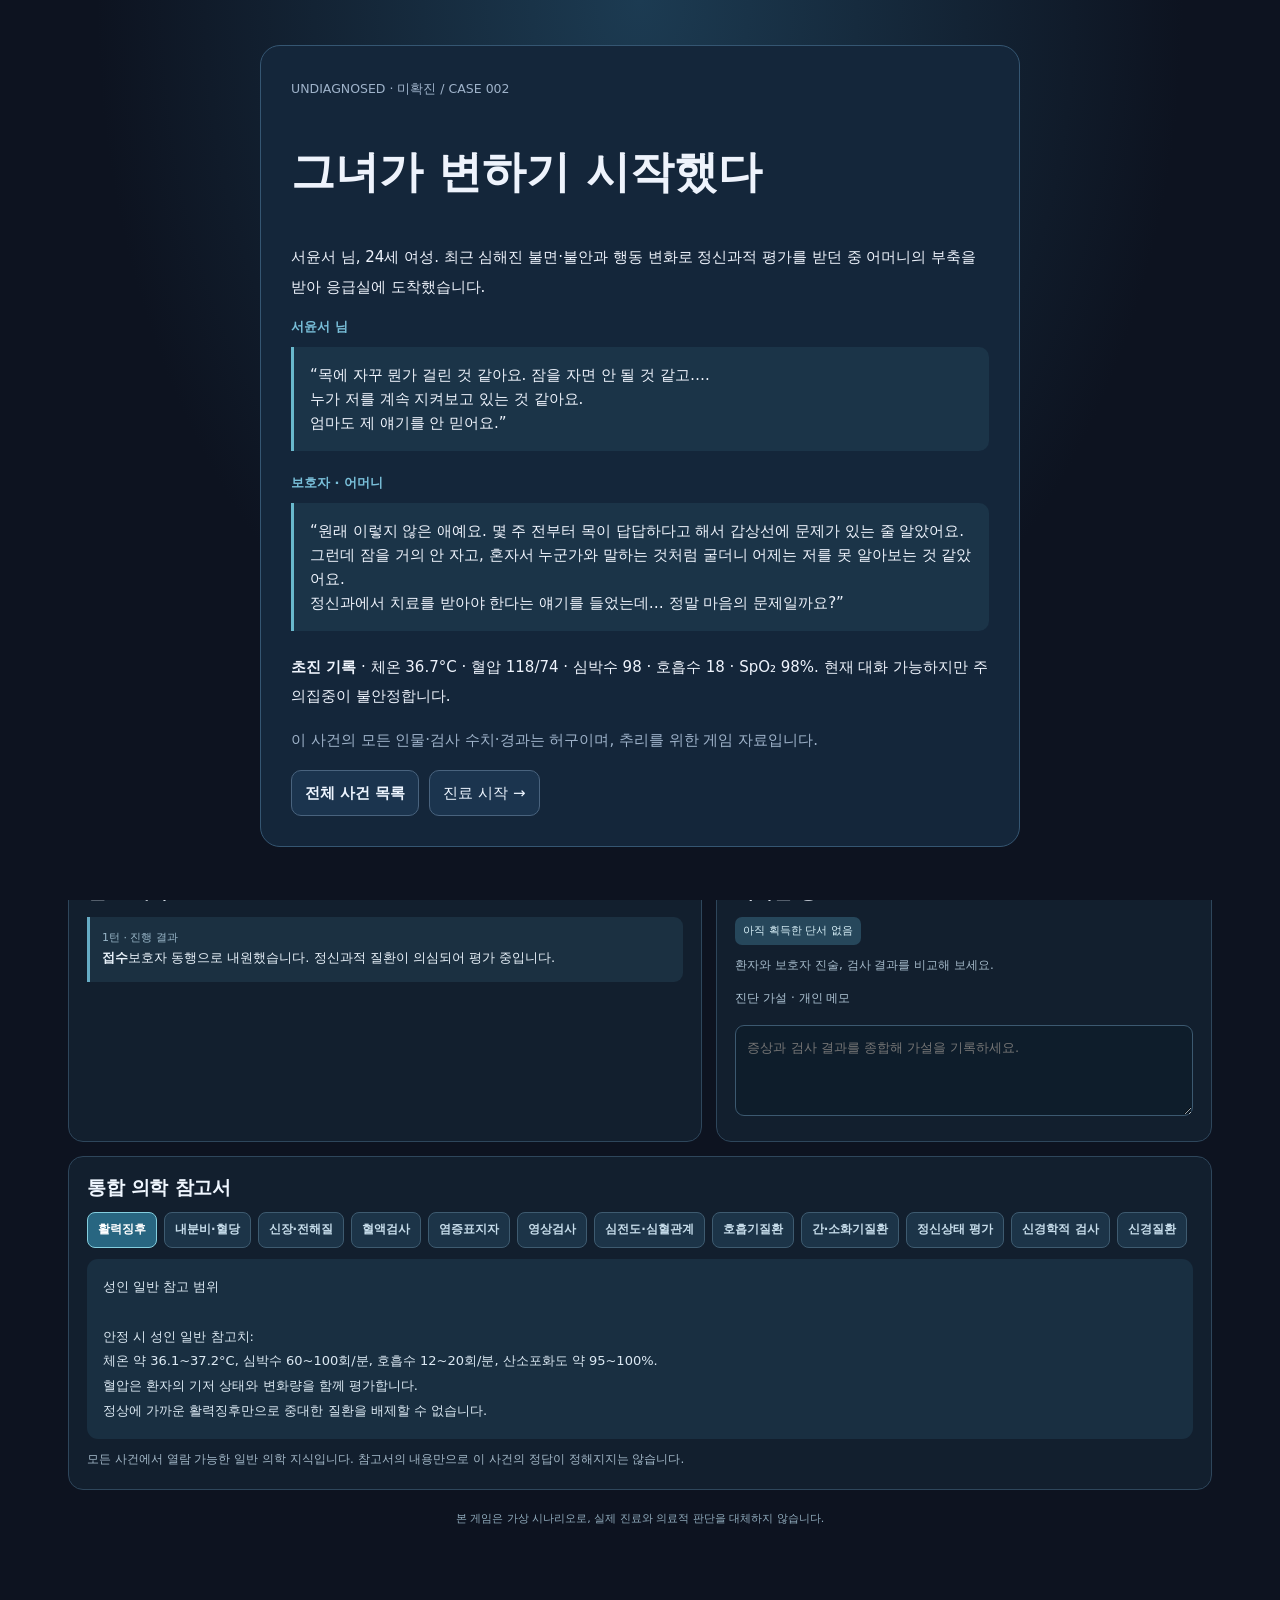
<file: case002.html>
<!doctype html><html lang="ko"><head><meta charset="UTF-8"><meta name="viewport" content="width=device-width,initial-scale=1"><title>미확진 CASE 002 — 그녀가 변하기 시작했다</title><style>
:root{font:15px/1.6 system-ui,'Noto Sans KR',sans-serif;color:#eef3fc;background:#0d1320}*{box-sizing:border-box}body{margin:0}button,textarea{font:inherit}button{cursor:pointer}button:disabled{opacity:.35;cursor:not-allowed}button{background:#1b344e;color:#edf5ff;border:1px solid #49637e;border-radius:10px;padding:10px 13px}button:hover:not(:disabled){background:#275073}a.nav-btn{display:inline-block;text-decoration:none;background:#1b344e;color:#edf5ff;border:1px solid #49637e;border-radius:10px;padding:10px 13px;font-weight:700}a.nav-btn:hover{background:#275073}.wrap{max-width:1160px;margin:auto;padding:20px 15px 70px}header{display:flex;justify-content:space-between;gap:15px;align-items:center;flex-wrap:wrap}header h1{margin:0;font-size:clamp(24px,4vw,35px)}small,.muted{color:#9fb3ca}.tag{display:inline-block;background:#21405a;color:#d1efff;border-radius:7px;padding:4px 8px;font-size:11px;margin:3px}.stats{display:grid;grid-template-columns:repeat(4,1fr);gap:10px;margin:15px 0}.stats>div,.panel{background:#131f30;border:1px solid #304760;border-radius:14px;padding:16px}.stats b{display:block;font-size:22px}.grid{display:grid;grid-template-columns:1.2fr 1fr;gap:14px}.panel h2{font-size:18px;margin:0 0 10px}.quote{white-space:pre-wrap;line-height:1.9;background:#1c344a;border-left:3px solid #6ebed1;border-radius:0 9px 9px 0;padding:16px}.vitals{display:grid;grid-template-columns:repeat(3,1fr);gap:8px}.vitals>div{background:#0c1827;border-radius:8px;padding:10px}.vitals small{display:block}.vitals b{font-size:17px}.tabs{display:flex;gap:6px;flex-wrap:wrap;margin-bottom:12px}.tabs button{font-size:12px;padding:7px 9px}.tabs .selected{background:#28617e}.actionlist{display:grid;gap:7px;max-height:500px;overflow:auto}.action{display:flex;justify-content:space-between;align-items:center;text-align:left;gap:12px;width:100%}.action b{display:block}.action small{display:block;font-size:11px}.journal{max-height:390px;overflow:auto}.entry{border-left:3px solid #6197b6;background:#1c3044;padding:10px;border-radius:0 7px 7px 0;white-space:pre-wrap;margin-bottom:8px;font-size:13px}.book{white-space:pre-wrap;line-height:1.8;font-size:13px;background:#1b3044;border-radius:10px;padding:14px}.foot{display:flex;justify-content:space-between;align-items:center;margin-top:15px;gap:10px}.hidden{display:none!important}.intro{position:fixed;inset:0;background:radial-gradient(ellipse at top,#1c3b52,#0d1320 60%);overflow:auto;padding:20px;z-index:10}.introbox{max-width:760px;margin:25px auto;padding:30px;background:#14263a;border:1px solid #355672;border-radius:20px}.introbox h1{font-size:clamp(28px,5vw,44px)}.introbox p{line-height:1.95}.speaker{color:#79bfd9;font-weight:800;font-size:13px}.story{padding:16px;background:#1b3448;border-left:3px solid #69b9cd;white-space:pre-wrap;border-radius:0 10px 10px 0;margin:9px 0 22px}.ending{white-space:pre-wrap;background:#193747;border:1px solid #638eab;border-radius:16px;padding:22px;margin-top:16px}a{color:#a4d9ff}textarea{width:100%;background:#0b1726;color:#e8f1ff;border:1px solid #39516a;border-radius:9px;padding:10px}@media(max-width:820px){.grid{grid-template-columns:1fr}}@media(max-width:500px){.stats{grid-template-columns:repeat(2,1fr)}.vitals{grid-template-columns:repeat(2,1fr)}.introbox{padding:19px}}

/* AP 및 턴 막대: 공통 스타일 파일이 이전 캐시여도 표시 */
.ug-shell .ug-stat .track{display:flex!important;gap:5px;min-height:7px;align-items:center;margin-top:11px}
.ug-shell .ug-stat .track .dot{display:block!important;flex:1 1 0;min-width:0;height:7px;border-radius:999px;background:#304253}
.ug-shell .ug-stat .track .dot.on{background:#51bfd2}
.ug-shell .ug-stat #stateDesc{display:block;margin-top:2px;font-size:11px;color:#a9becd}
</style><link rel="stylesheet" href="./shared-ui.css?v=3">
</head><body>
<section class="intro" id="intro"><div class="introbox"><small>UNDIAGNOSED · 미확진 / CASE 002</small><h1>그녀가 변하기 시작했다</h1><p>서윤서 님, 24세 여성. 최근 심해진 불면·불안과 행동 변화로 정신과적 평가를 받던 중 어머니의 부축을 받아 응급실에 도착했습니다.</p><div class="speaker">서윤서 님</div><div class="story">“목에 자꾸 뭔가 걸린 것 같아요. 잠을 자면 안 될 것 같고….
누가 저를 계속 지켜보고 있는 것 같아요.
엄마도 제 얘기를 안 믿어요.”</div><div class="speaker">보호자 · 어머니</div><div class="story">“원래 이렇지 않은 애예요. 몇 주 전부터 목이 답답하다고 해서 갑상선에 문제가 있는 줄 알았어요.
그런데 잠을 거의 안 자고, 혼자서 누군가와 말하는 것처럼 굴더니 어제는 저를 못 알아보는 것 같았어요.
정신과에서 치료를 받아야 한다는 얘기를 들었는데… 정말 마음의 문제일까요?”</div><p><b>초진 기록</b> · 체온 36.7°C · 혈압 118/74 · 심박수 98 · 호흡수 18 · SpO₂ 98%. 현재 대화 가능하지만 주의집중이 불안정합니다.</p><p class="muted">이 사건의 모든 인물·검사 수치·경과는 허구이며, 추리를 위한 게임 자료입니다.</p><div style="display:flex;gap:10px;align-items:center;flex-wrap:wrap"><a class="nav-btn" href="./?cases">전체 사건 목록</a><button id="start">진료 시작 →</button></div></div></section>
<main class="ug-shell"><header class="ug-header"><div class="ug-heading"><div class="ug-kicker">UNDIAGNOSED · 미확진 · CASE 002</div><h1>그녀가 변하기 시작했다</h1><p class="ug-subtitle">4턴 · 매 턴 4 AP · 문진 1 AP / 검사·치료 2 AP</p></div><nav class="ug-nav" aria-label="사건 탐색"><a href="./?cases" class="ug-btn">전체 사건 목록</a><button type="button" id="reset" class="ug-btn">처음부터</button></nav></header><div class="ug-stats"><div class="ug-stat"><small>진료 턴</small><strong id="turn">1 / 4</strong><div class="track" id="turnTrack" role="progressbar" aria-label="전체 턴 진행" aria-valuemin="0" aria-valuemax="4" aria-valuenow="1"></div></div><div class="ug-stat"><small>남은 행동력</small><strong id="ap">4 AP</strong><div class="track" id="apTrack" role="progressbar" aria-label="이번 턴 남은 행동력" aria-valuemin="0" aria-valuemax="4" aria-valuenow="4"></div></div><div class="ug-stat"><small>이번 턴 검사</small><strong id="count">0 / 2</strong></div><div class="ug-stat"><small>진료 상태</small><strong id="status" class="ug-stat-small">초기 평가</strong><small id="stateDesc">문진 · 검사 · 치료</small></div></div><div class="ug-grid"><section class="ug-card ug-patient" aria-label="환자 현재 상태"><span class="ug-eyebrow" id="statecode">S1 · 초기 평가</span><h2 id="statetitle">달라진 일상</h2><div class="quote" id="speech"></div><div class="vitals" id="vitals"></div><p class="ug-hint" id="statehint"></p><div class="ug-patient-flags"><h3>치료 기록</h3><div id="flags"></div></div></section><section class="ug-card ug-actions"><h2>행동 선택</h2><div class="tabs" id="tabs"></div><div class="actionlist" id="actions"></div><div class="ug-actions-footer"><span class="ug-hint">4턴 · 매 턴 검사 최대 2회</span><button type="button" class="ug-btn-primary" id="next">다음 턴 →</button></div></section><section class="ug-card ug-journal"><h2>진료 기록</h2><div class="journal" id="journal"></div></section><section class="ug-card ug-evidence"><h2>획득한 정보</h2><div class="" id="evidence"></div><p class="ug-hint">환자와 보호자 진술, 검사 결과를 비교해 보세요.</p><label class="ug-notes-label" for="memo">진단 가설 · 개인 메모</label><textarea id="memo" class="ug-notes" rows="3" placeholder="증상과 검사 결과를 종합해 가설을 기록하세요."></textarea></section><section class="ug-card ug-card-wide ug-book"><h2>통합 의학 참고서</h2><div class="ug-booknav tabs" id="books"></div><div class="ug-bookbody book" id="book"></div><p class="ug-hint">모든 사건에서 열람 가능한 일반 의학 지식입니다. 참고서의 내용만으로 이 사건의 정답이 정해지지는 않습니다.</p></section><section class="ug-final ending hidden" id="ending"></section></div><p class="ug-footer">본 게임은 가상 시나리오로, 실제 진료와 의료적 판단을 대체하지 않습니다.</p></main>
<script src="./case-reference.js"></script>
<script>
"use strict";
const H=[
["증상이 시작된 순서","언제부터 어떻게 달라졌나요?","보호자: “처음엔 목이 걸리는 것 같다고 했어요. 그다음 잠을 못 자더니 불안해졌고, 갑자기 이상한 말을 하기 시작했어요.”"],
["과거 정신과 병력","예전에도 이런 일이 있었나요?","보호자: “한 번도 없었어요. 최근 정신과에서 정신병적 증상으로 입원이 필요하다는 설명을 들었어요.”"],
["발열·감염 증상","열이나 감기 같은 증상은 없었나요?","보호자: “열은 한 번도 없었어요. 그래서 뇌에 문제가 있을 거라고는 생각 못 했죠.”"],
["기억과 인지 변화","기억력과 의식에 변화가 있었나요?","보호자: “같은 질문을 반복해요. 갑자기 제가 누구인지 묻기도 했어요.”"],
["약물·기타 물질","최근 새로 먹은 약이나 다른 물질이 있나요?","보호자: “최근 정신과 처방약 말고는 특별히 없어요. 가족이 아는 한 다른 물질도 사용하지 않았어요.”"],
["이상운동·발작","평소와 다른 움직임을 본 적 있나요?","보호자: “입술을 반복해서 움직이거나 손을 이상하게 흔들어요. 잠깐 멍해지는 순간도 있었고요.”"],
["부인과 병력","골반 통증이나 월경 변화가 있었나요?","보호자: “월경이 조금 불규칙하다고 했는데, 심하게 아프다는 말은 없었어요.”"],
["일상 기능","학교나 일상생활은 가능한가요?","보호자: “예전엔 혼자 학교 다녔는데 지금은 식사도 제대로 못 해요. 사람을 못 알아볼 때도 있어요.”"],
["과거 감염 및 치료 이력","이전에 감염병 검사나 치료를 받은 적이 있나요?","보호자: “몇 년 전 산부인과에서 감염 때문에 약을 먹었다는 이야기는 들었어요. 무슨 감염이었는지, 치료가 끝났는지는 저도 몰라요. 본인에게 직접 확인하거나 당시 기록을 찾아봐야 할 것 같아요.”"]];
const X=[["일반혈액검사·CRP","WBC 7,900/µL, CRP 2.8 mg/L. 뚜렷한 급성 이상 소견이 확인되지 않습니다."],["갑상선기능검사","TSH 2.1 mIU/L, Free T4 1.2 ng/dL. 뚜렷한 이상 소견이 없습니다."],["약물·독성 선별검사","검사 대상 주요 항목 음성. 검사 범위 밖의 원인을 모두 배제하지는 못합니다."],["뇌 MRI","급성 구조적 병변이나 명확한 국소 염증성 변화는 확인되지 않습니다."],["일반 뇌척수액검사","개방압 16 cmH₂O, WBC 3/µL, 단백질 34 mg/dL, 포도당 68 mg/dL. 검사상 뚜렷한 염증성 변화가 없습니다."],["뇌척수액 HSV PCR","HSV-1/2 PCR 음성. 검사 시점과 임상상에 따라 추적 평가가 필요할 수 있습니다."],["뇌파(EEG)","전반적인 비특이적 서파가 관찰됩니다. 단독으로 원인을 확정할 수 없습니다."],["뇌척수액 자가항체검사","외부 전문검사기관으로 검체를 의뢰했습니다. 결과는 다음 턴(4턴 의뢰 시 최종 보고 전)에 확인할 수 있습니다."],["골반초음파","우측 난소에 약 3.8cm 복합성 병변이 관찰됩니다. 영상의학적 추가 평가가 필요합니다."],["골반 MRI","우측 난소에 지방 성분을 포함한 약 3.8cm 병변이 관찰됩니다. 성숙 낭성 기형종에 합당한 소견입니다."],
["매독 혈청검사 (RPR·트레포네마 특이검사)","RPR: 비반응성. 트레포네마 특이항체검사: 비반응성. 현재 검사 결과에서 매독을 뒷받침하는 혈청학적 근거는 확인되지 않습니다. 노출 시점과 과거 치료력 등 임상 맥락을 함께 고려해야 합니다."],
["복부·골반 CT","복부 장기에서 뚜렷한 급성 병변은 확인되지 않습니다. 우측 난소에 약 3.8cm의 낭성 종괴가 관찰되며 내부에 지방 밀도와 점상 석회화 성분이 포함되어 있습니다. 영상 소견상 성숙 낭성 기형종이 의심됩니다. 현재 신경학적 증상과의 관련성은 이 검사만으로 판단할 수 없습니다."]];
const T=["안전 확보 및 자극 최소화","경험적 아시클로버","고용량 스테로이드","정맥 면역글로불린(IVIG)","리툭시맙","지속적인 호흡·순환 모니터링","난소 병변 수술","항정신병약 투여(증상 조절)","디아제팜 투여(벤조디아제핀계)"];
const BOOK=Object.fromEntries(Object.entries(window.caseReference).map(([label, entry])=>[label, entry.title+"\n\n"+entry.body]));
let g,tab="history",book="활력징후";
function e(id){return document.getElementById(id)}
function esc(s){return String(s).replace(/[&<>"']/g,function(c){return {"&":"&amp;","<":"&lt;",">":"&gt;",'"':"&quot;","'":"&#39;"}[c]})}
function log(title,body){g.logs.unshift({turn:g.turn,title:title,body:body})}
function reset(){g={turn:1,ap:4,count:0,response:null,h:new Set(),x:new Set(),t:new Set(),logs:[],steroid:0,ivig:0,ritux:0,surg:0,psych:0,antipsych:0,diazepam:0,antiviral:0,support:0,tumor:false,antibody:0,antibodyResult:false,ended:false};tab="history";book="활력징후";e("intro").classList.remove("hidden");e("ending").classList.add("hidden");e("memo").value="";log("접수","보호자 동행으로 내원했습니다. 정신과적 질환이 의심되어 평가 중입니다.");render()}
function state(){if(g.turn===1)return ["S1 · 초기 평가","달라진 일상","“저 괜찮아요. 그런데 누가 자꾸 저를 지켜보고 있는 것 같아요….”\n\n환자가 말을 잇지 못하고 불안하게 주변을 살핍니다.","36.7°C","118/74","98","18","98%"];
if(g.turn===2)return ["S2 · 돌발 행동","갑작스러운 격앙","환자가 대화 도중 갑자기 자리에서 일어납니다.\n\n“건드리지 마세요! 저한테 왜 이래요!”\n\n환자는 탁자 위 물건을 바닥으로 밀어 떨어뜨리고, 가까이 있던 물건을 집어 던지려 합니다. 의료진이 주변의 위험한 물건을 치우고 거리를 확보합니다. 잠시 뒤 환자는 멍한 표정으로 주위를 둘러봅니다.\n\n보호자: “조금 전까지 조용했는데… 갑자기 왜 저러는 거죠?”","37.0°C","114/72","112","22","97%"];
if(g.turn===3)return (g.steroid&&g.steroid<g.turn)?["S3-B · 치료 후 관찰","달라지는 반응","환자는 잠시 안정을 보이지만 질문에 대한 반응은 느립니다. 입술과 손을 반복적으로 움직입니다.\n\n보호자: “어제 갑자기 물건을 던지려 했던 것도 기억을 못 하는 것 같아요.”","37.1°C","110/70","105","22","97%"]:["S3-A · 상태 악화","흐려지는 대답","환자가 어머니를 바라보다 이름을 묻습니다. 질문에 대답하지 못하는 순간이 늘고, 입술과 손의 반복적인 움직임이 관찰됩니다.\n\n보호자: “갑자기 물건을 집어 던지려 하더니, 조금 뒤에는 무슨 일이 있었는지 묻더라고요.”","37.2°C","108/68","116","24","96%"];
return (g.steroid&&g.steroid<g.turn)&&(g.ivig&&g.ivig<g.turn)&&(g.surg&&g.surg<g.turn)?["S4-C · 회복의 시작","다시 부르는 이름","환자가 어머니에게 고개를 돌립니다.\n\n“엄마… 나 얼마나 오래 아팠어?”\n\n아직 회복과 재활이 필요합니다.","36.8°C","116/72","92","18","98%"]:(g.steroid&&g.steroid<g.turn)?["S4-B · 경과 관찰","아직 끝나지 않은 치료","환자는 여전히 기억과 행동의 변동을 보입니다. 가족은 회복에 시간이 필요하다는 설명을 듣습니다.","37.0°C","112/72","106","21","97%"]:["S4-A · 중증 변화","깊어지는 혼돈","환자는 문장으로 대답하지 못합니다. 반복적인 움직임과 불규칙한 호흡이 관찰되어 집중 관찰이 진행됩니다.","37.1°C","102/64","128","26","94%"]}
function can(cost,test){return !g.ended&&g.ap>=cost&&(!test||g.count<2)}
function hist(i){if(!can(1,false)||g.h.has(i))return;g.ap--;g.h.add(i);log("H-"+String(i+1).padStart(2,"0")+" · "+H[i][0],"의료진: "+H[i][1]+"\n\n"+(g.turn>=3?"보호자 진술 — ":"")+H[i][2]);render()}
function test(i){if(!can(2,true)||g.x.has(i)&&i===7)return;g.ap-=2;g.count++;g.x.add(i);let val=X[i][1];if(i===7){g.antibody=g.turn}if(i===8||i===9||i===11)g.tumor=true;log("검사 · "+X[i][0],val);render()}
function tx(i){if(!can(2,false))return;if(i===6&&!g.tumor)return;if(i===4&&!g.steroid)return;if(i===6&&g.surg)return;g.ap-=2;g.t.add(i);let text="";
switch(i){
case 0:g.psych=g.turn;text="의료진이 주변 위험 물품을 치우고 자극을 줄인 환경을 마련합니다. 환자와 주변 사람의 안전을 확보한 뒤 상태 변화를 관찰합니다.";break;
case 1:g.antiviral=g.turn;text="항바이러스 치료가 시작되었습니다. 상태 변화는 이후 경과에서 확인합니다.";break;
case 2:if(!g.steroid)g.steroid=g.turn;text="면역조절 치료가 시작되었습니다. 현재로서는 호전 여부를 단정하기 어렵습니다.";break;
case 3:if(!g.ivig)g.ivig=g.turn;text="정맥 면역글로불린 투여가 시작되었습니다. 지속적인 경과 관찰이 필요합니다.";break;
case 4:g.ritux=g.turn;text="추가 면역치료가 시행되었습니다. 반응과 이상 소견을 계속 모니터링합니다.";break;
case 5:g.support=g.turn;text="호흡, 혈압, 의식 및 이상운동에 대한 지속적인 모니터링을 시작합니다.";break;
case 6:g.surg=g.turn;text="부인과 협진 후 영상에서 확인된 난소 병변의 수술이 진행됐습니다. 이후 신경학적 경과를 평가합니다.";break;
case 7:g.antipsych=g.turn;text="정신과적 증상을 줄이기 위한 약물이 투여되었습니다. 환자는 잠시 덜 흥분하는 듯하지만 질문에 대한 답변은 여전히 불안정합니다. 새로운 움직임이나 의식 변화가 있는지 지켜봐야 합니다.";break;
case 8:g.diazepam=g.turn;text="디아제팜 투여 후 환자는 잠시 조용해지고 졸린 듯 눈을 감습니다. 그러나 깨어났을 때의 혼돈과 기억 문제는 남아 있습니다. 호흡과 의식 상태를 지속 관찰합니다.";break;
}
const observations=[
"의료진이 자극을 줄이고 위험한 물품을 치웁니다. 환자는 아직 불안하지만 안전하게 관찰받고 있습니다.",
"항바이러스제가 투여됩니다. 현재의 혼돈이나 불안이 즉시 사라지지는 않았으며 이상 반응을 관찰합니다.",
"면역치료를 시작했지만 직후 신경학적 증상의 뚜렷한 호전은 아직 보이지 않습니다. 효과는 시간을 두고 평가해야 합니다.",
"면역글로불린 투여가 시작되었습니다. 이상운동과 기억장애는 여전히 관찰되며 투여 중 상태를 확인합니다.",
"추가 면역치료 직후입니다. 즉각적인 회복으로 판단하지 않고 의식·감염 위험 등을 감시합니다.",
"심박수, 호흡, 혈압 및 의식에 대한 감시가 강화되었습니다. 현재 수치의 의미 있는 변화는 확인되지 않았습니다.",
"수술 이후 회복실에서 관찰 중입니다. 신경학적 증상이 즉시 소실되는 것은 아니며 지속적인 진료가 필요합니다.",
"환자는 잠시 덜 흥분하는 듯하지만 질문에 대한 반응은 불안정합니다. 약물 관련 이상운동이나 부작용을 주의 깊게 확인합니다.",
"환자는 졸린 듯 눈을 감고 잠시 조용해졌습니다. 혼돈은 남아 있으며 호흡과 의식 상태를 지속 확인합니다."
];
g.response={turn:g.turn,description:observations[i],medicine:i};
log("진행 · "+T[i],text);render()}
function deliverAntibody(){if(!g.antibody||g.antibodyResult)return false;g.antibodyResult=true;log("외부 전문검사 결과 도착","뇌척수액 항NMDA수용체 IgG 항체 양성.\n임상 증상과 다른 검사 결과를 함께 해석해야 합니다.");return true}
function next(){if(g.ended)return;if(g.turn===4){if(deliverAntibody()){render();e("journal").scrollIntoView({behavior:"smooth",block:"start"});return}finish();return}g.turn++;g.ap=4;g.count=0;if(g.antibody&&g.turn>g.antibody&&!g.antibodyResult)deliverAntibody();log("상태 변화","환자의 다음 상태가 공개되었습니다.");render()}
function finish(){g.ended=true;let title,body;if(g.steroid&&g.surg&&(g.ivig||g.ritux)&&(g.x.has(7)||(g.x.has(4)&&g.x.has(6)))&&(g.h.has(3)||g.h.has(5))){title="ENDING A — 다시 부르는 이름";body="집중 치료와 수술 이후 환자는 서서히 기억과 언어를 회복하기 시작합니다.\n\n어머니가 이름을 부르자, 환자는 고개를 돌립니다.\n\n“엄마… 나 좀 오래 아팠지?”\n\n회복과 재활은 이어지지만 가족은 다시 일상으로 돌아갈 희망을 갖습니다."}else if(g.steroid||g.ivig){title="ENDING B — 긴 회복의 시작";body="치료가 시작되었지만 환자의 기억력 저하와 이상운동은 쉽게 사라지지 않습니다. 추가 평가와 치료가 이어집니다.\n\n“선생님… 제가 언제부터 이랬던 거예요?”"}else if(g.psych||g.antipsych||g.diazepam){title="ENDING C — 설명되지 않은 변화";body="불안과 과격한 행동이 잠시 줄었더라도, 기억력 저하와 이상운동은 계속됩니다.\n\n보호자가 묻습니다.\n\n“정말 마음의 문제만 있는 걸까요?”"}else{title="ENDING D — 놓쳐버린 시간";body="환자의 신경학적 상태는 악화되어 집중 치료가 필요해졌습니다. 원인에 대한 재평가가 뒤늦게 이루어집니다.\n\n“처음부터 다른 가능성을 생각했더라면….”"}
const rescued=title.startsWith("ENDING A")||title.startsWith("ENDING B");
const explanation="최종 진단: 항NMDA수용체 뇌염. 이 가상 환자에게서는 난소 성숙 기형종이 발견되었습니다. 초기 정신과적 증상에 이어 기억력 저하, 이상운동과 의식 변동이 나타났습니다. 발열이 없고 일반 뇌척수액검사·MRI에 특이 소견이 없어도 뇌염 가능성을 배제할 수 없습니다. 감염성 원인 평가와 적절한 면역치료 및 종양 평가가 중요합니다.";
let section=e("ending");section.classList.remove("hidden");section.innerHTML="<small>CASE 002 · 후일담</small><h2>"+esc(title)+"</h2><p>"+esc(body)+"</p>"+(rescued?"<hr><b>최종 사건 해설</b><p>"+esc(explanation)+"</p>":"")+"<button onclick='reset()'>다시 플레이</button>";render();section.scrollIntoView({behavior:"smooth"})}
function button(name,cost,detail,disabled,fn){let b=document.createElement("button");b.className="action";b.disabled=disabled;b.innerHTML="<span><b>"+esc(name)+"</b><small>"+esc(detail)+"</small></span><b>"+cost+" AP</b>";b.onclick=fn;return b}
function actions(){let tabs=e("tabs"),a=e("actions");tabs.innerHTML="";a.innerHTML="";[["history","문진"],["test","검사"],["therapy","치료"]].forEach(function(item){let b=document.createElement("button");b.textContent=item[1];b.className=tab===item[0]?"selected":"";b.onclick=function(){tab=item[0];actions()};tabs.appendChild(b)});if(g.ended)return;
if(tab==="history")H.forEach(function(item,i){a.appendChild(button("H-"+String(i+1).padStart(2,"0")+" · "+item[0],1,item[1],!can(1,false)||g.h.has(i),function(){hist(i)}))});
if(tab==="test")X.forEach(function(item,i){a.appendChild(button("검사 · "+item[0],2,"결과 확인 / 이번 턴 최대 2회",!can(2,true)||(i===7&&g.x.has(i)),function(){test(i)}))});
if(tab==="therapy")T.forEach(function(item,i){if(i===6&&!g.tumor||i===4&&!g.steroid)return;a.appendChild(button(item,2,"처치 후 반응 확인",!can(2,false)||(i===6&&!!g.surg),function(){tx(i)}))})}
function renderBook(){e("books").innerHTML="";Object.keys(BOOK).forEach(function(k){let b=document.createElement("button");b.className=k===book?"selected":"";b.textContent=k;b.onclick=function(){book=k;renderBook()};e("books").appendChild(b)});e("book").textContent=BOOK[book]}
function render(){let s=state();
if(g.response&&g.response.turn===g.turn){
s[0]+="-R";
s[1]="처치 직후 관찰";
s[2]+="\n\n[처치 후 재평가]\n"+g.response.description;
if(g.response.medicine===8){s[6]=String(Math.max(16,Number(s[6])-2));}
}
if(g.turn>1&&g.antipsych===g.turn-1){s[2]+="\n\n간호 기록: 전날 투약 이후에도 입 주변의 반복 움직임이 관찰됩니다. 약물 반응인지 다른 변화인지 현재로서는 구분되지 않습니다.";}if(g.turn>1&&g.diazepam===g.turn-1){s[2]+="\n\n간호 기록: 전날 진정제 투여 뒤 한동안 졸려 했지만, 깨어난 뒤에도 질문에 대한 반응이 일정하지 않습니다.";}e("turn").textContent=g.turn+" / 4";e("ap").textContent=g.ap+" AP";e("count").textContent=g.count+" / 2";e("turnTrack").innerHTML=Array.from({length:4},(_,i)=>'<span class="dot '+(i<g.turn?'on':'')+'"></span>').join("");e("apTrack").innerHTML=Array.from({length:4},(_,i)=>'<span class="dot '+(i<g.ap?'on':'')+'"></span>').join("");e("turnTrack").setAttribute("aria-valuenow",String(g.turn));e("apTrack").setAttribute("aria-valuenow",String(g.ap));e("stateDesc").textContent=g.ended?"진료 종료 · 결과 확인":"문진 · 검사 · 치료";e("status").textContent=g.ended?"진료 종료":s[1];e("statecode").textContent=s[0];e("statetitle").textContent=s[1];e("speech").textContent=s[2];let v=[["체온",s[3]],["혈압",s[4]],["심박수",s[5]+" bpm"],["호흡수",s[6]+"/min"],["SpO₂",s[7]]];e("vitals").innerHTML=v.map(function(x){return "<div><small>"+esc(x[0])+"</small><b>"+esc(x[1])+"</b></div>"}).join("");e("statehint").textContent="환자 진술과 현재 활력징후만 공개됩니다. 검사 결과는 선택한 경우에만 확인할 수 있습니다.";let tags=[];g.t.forEach(function(i){tags.push(T[i])});e("flags").innerHTML=(tags.length?tags:["기록된 치료 없음"]).map(function(x){return "<span class='tag'>"+esc(x)+"</span>"}).join("");let info=[];g.h.forEach(function(i){info.push("H-"+String(i+1).padStart(2,"0"))});g.x.forEach(function(i){info.push(X[i][0])});if(g.antibodyResult)info.push("항체검사 결과");e("evidence").innerHTML=(info.length?info:["아직 획득한 단서 없음"]).map(function(x){return "<span class='tag'>"+esc(x)+"</span>"}).join("");e("journal").innerHTML=g.logs.slice(0,15).map(function(l){return "<div class='entry'><small>"+l.turn+"턴 · 진행 결과</small><b>"+esc(l.title)+"</b>"+esc(l.body)+"</div>"}).join("");e("next").textContent=g.turn===4?(g.antibody&&!g.antibodyResult?"검사 결과 확인 →":"진료 종료 · 후일담 →"):"턴 종료 →";e("next").disabled=g.ended;actions();renderBook()}
e("start").onclick=function(){e("intro").classList.add("hidden");window.scrollTo(0,0)};e("reset").onclick=reset;e("next").onclick=next;reset();
</script></body></html>
</file>
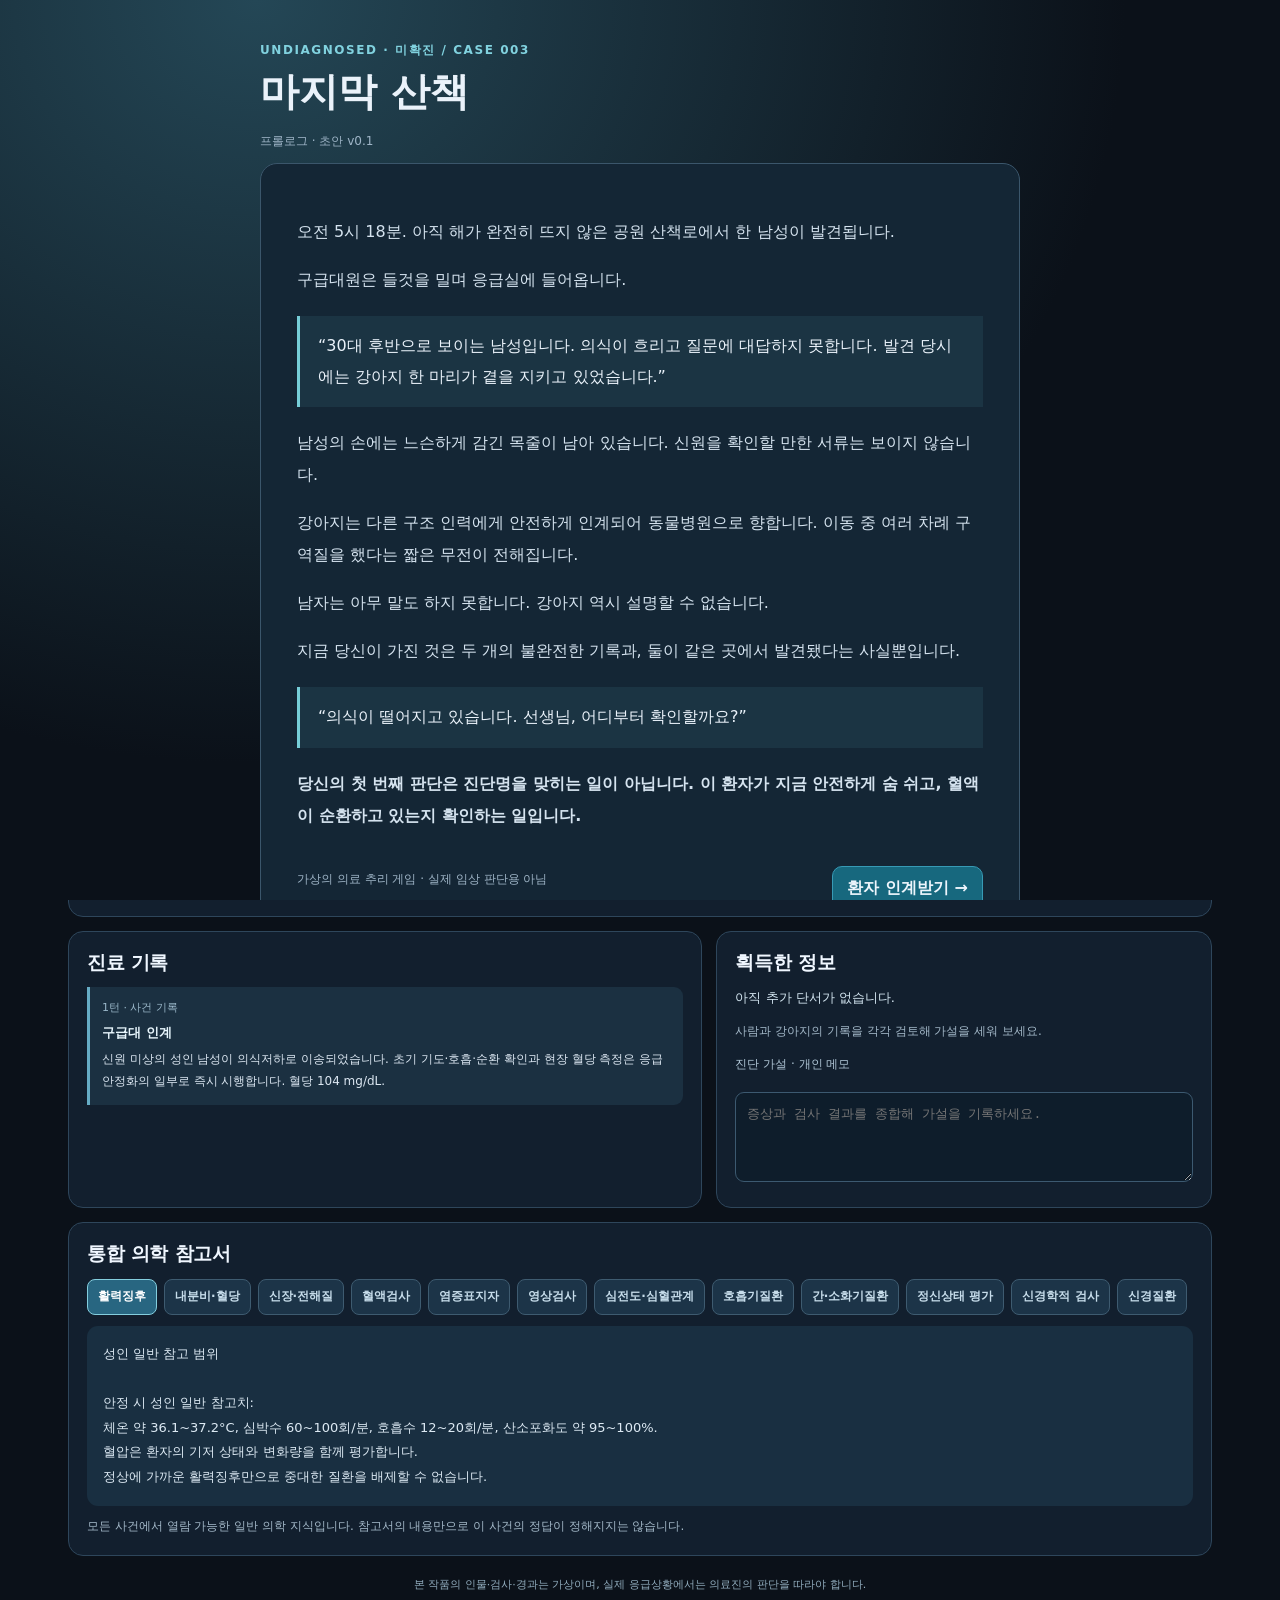
<file: case003.html>
<!doctype html>
<html lang="ko"><head><meta charset="utf-8"><meta name="viewport" content="width=device-width,initial-scale=1">
<title>미확진 | CASE 003 마지막 산책</title>
<style>
:root{font-family:system-ui,-apple-system,'Pretendard','Noto Sans KR',sans-serif;background:#0b1119;color:#eaf2fa}
*{box-sizing:border-box}body{margin:0}button,select{font:inherit}button{cursor:pointer}button:disabled{opacity:.4;cursor:not-allowed}a{color:#9cdaef}.hidden{display:none!important}
main{max-width:1180px;margin:auto;padding:22px 18px 60px}header{display:flex;justify-content:space-between;align-items:center;gap:12px;flex-wrap:wrap;margin-bottom:16px}
.kicker{font-size:12px;letter-spacing:.13em;color:#81d2df;font-weight:800}h1{font-size:clamp(25px,4vw,39px);margin:6px 0}h2{font-size:20px;margin:0 0 12px}h3{font-size:15px;margin:8px 0}p{line-height:1.85}
.btn,.choice{color:#edf5fc;border:1px solid #405c70;background:#1a2e40;border-radius:10px;padding:11px 14px;font-weight:700}.btn:hover:not(:disabled),.choice:hover:not(:disabled){background:#234559;border-color:#76bdd2}.primary{background:#17687e;border-color:#379ab5}
.layout{display:grid;grid-template-columns:minmax(0,1.55fr) minmax(290px,1fr);gap:15px}.panel{background:#121e2b;border:1px solid #2d4051;border-radius:16px;padding:18px;min-width:0}.wide{grid-column:1/-1}.stats{display:grid;grid-template-columns:repeat(4,1fr);gap:9px;margin-bottom:15px}.stat{background:#172838;padding:13px;border-radius:11px;border:1px solid #32485a}.stat small{display:block;color:#9bb1c3;font-size:11px}.stat strong{display:block;margin-top:6px;font-size:22px}
.note{background:#1a3040;border-left:3px solid #63bfcf;border-radius:0 10px 10px 0;white-space:pre-wrap;line-height:1.85;padding:16px;color:#e0edf7}.dog{border-left-color:#e4bb7c;background:#322f2c}
.vitals{display:grid;grid-template-columns:repeat(3,1fr);gap:8px;margin:14px 0}.vitals div{background:#0c1824;padding:11px;border-radius:9px}.vitals small{display:block;color:#94adc0}.vitals b{font-size:16px}
.tabs{display:flex;gap:6px;flex-wrap:wrap;margin-bottom:11px}.tabs button{border:1px solid #35546a;border-radius:8px;background:#16293b;color:#c1d8e7;padding:9px;font-weight:700}.tabs button.active{background:#256078;color:#fff}
.actions{display:grid;gap:8px;max-height:450px;overflow:auto}.choice{text-align:left;display:flex;align-items:center;justify-content:space-between;gap:10px}.choice strong{display:block;font-size:13px}.choice small{display:block;margin-top:4px;font-size:11px;color:#a8c0d0;font-weight:400}.cost{font-size:12px;color:#9de6ef;white-space:nowrap}
.log{max-height:500px;overflow:auto}.entry{padding:12px;background:#192c3b;border-left:2px solid #66abc0;border-radius:0 10px 10px 0;margin-bottom:8px}.entry small{color:#9cbdcd}.entry strong{display:block;margin:4px 0}.entry p{font-size:13px;line-height:1.8;margin:0;white-space:pre-wrap}
.flex{display:flex;gap:8px;justify-content:space-between;align-items:center;flex-wrap:wrap}.tag{display:inline-block;background:#224357;border-radius:6px;padding:5px 8px;margin:3px;font-size:11px;color:#cce8f2}
.booknav{display:flex;gap:5px;overflow:auto;padding-bottom:10px}.booknav button{flex:none;border:1px solid #375166;border-radius:7px;background:#172938;color:#c1d4e0;padding:7px;font-size:11px}.booknav button.on{border-color:#79c9d2;background:#245a70}.bookbody{white-space:pre-wrap;font-size:13px;line-height:1.9;max-height:270px;overflow:auto}
.cover{position:fixed;inset:0;z-index:20;background:radial-gradient(ellipse at 20% 0%,#244756,#0b1119 60%);overflow:auto;padding:22px}.cover-inner{max-width:760px;margin:20px auto 50px}.paper{background:#142635;border:1px solid #3b566b;border-radius:17px;padding:clamp(22px,5vw,36px)}.paper p{line-height:2;color:#d5e3ef}.paper blockquote{margin:20px 0;padding:15px 18px;background:#1b3443;border-left:3px solid #76ced8;line-height:1.9}.cover .btn{margin-top:18px}
.result{background:#192d3d;border:1px solid #456174;border-radius:12px;padding:16px;margin-top:14px}.choices{display:grid;gap:10px;margin-top:14px}select{width:100%;background:#0d2030;color:#f2f7fc;border:1px solid #557285;border-radius:9px;padding:12px}.help{font-size:12px;color:#9fb5c7;line-height:1.7}.footer{text-align:center;color:#829db1;font-size:12px;line-height:1.8;margin-top:26px}
@media(max-width:800px){.layout{grid-template-columns:1fr}.wide{grid-column:auto}.stats{grid-template-columns:repeat(2,1fr)}main{padding:14px 12px 42px}.panel{padding:14px}}
@media(max-width:420px){.vitals{grid-template-columns:repeat(2,1fr)}.cover{padding:12px}}

/* AP 및 턴 막대: 공통 스타일 파일이 이전 캐시여도 표시 */
.ug-shell .ug-stat .track{display:flex!important;gap:5px;min-height:7px;align-items:center;margin-top:11px}
.ug-shell .ug-stat .track .dot{display:block!important;flex:1 1 0;min-width:0;height:7px;border-radius:999px;background:#304253}
.ug-shell .ug-stat .track .dot.on{background:#51bfd2}
.ug-shell .ug-stat #stateDesc{display:block;margin-top:2px;font-size:11px;color:#a9becd}
</style><link rel="stylesheet" href="./shared-ui.css?v=3">
</head><body>
<section class="cover" id="intro"><div class="cover-inner"><div class="kicker">UNDIAGNOSED · 미확진 / CASE 003</div>
<h1>마지막 산책</h1><p class="help">프롤로그 · 초안 v0.1</p><article class="paper">
<p>오전 5시 18분. 아직 해가 완전히 뜨지 않은 공원 산책로에서 한 남성이 발견됩니다.</p>
<p>구급대원은 들것을 밀며 응급실에 들어옵니다.</p>
<blockquote>“30대 후반으로 보이는 남성입니다. 의식이 흐리고 질문에 대답하지 못합니다. 발견 당시에는 강아지 한 마리가 곁을 지키고 있었습니다.”</blockquote>
<p>남성의 손에는 느슨하게 감긴 목줄이 남아 있습니다. 신원을 확인할 만한 서류는 보이지 않습니다.</p>
<p>강아지는 다른 구조 인력에게 안전하게 인계되어 동물병원으로 향합니다. 이동 중 여러 차례 구역질을 했다는 짧은 무전이 전해집니다.</p>
<p>남자는 아무 말도 하지 못합니다. 강아지 역시 설명할 수 없습니다.</p>
<p>지금 당신이 가진 것은 두 개의 불완전한 기록과, 둘이 같은 곳에서 발견됐다는 사실뿐입니다.</p>
<blockquote>“의식이 떨어지고 있습니다. 선생님, 어디부터 확인할까요?”</blockquote>
<p><strong>당신의 첫 번째 판단은 진단명을 맞히는 일이 아닙니다. 이 환자가 지금 안전하게 숨 쉬고, 혈액이 순환하고 있는지 확인하는 일입니다.</strong></p>
<div class="flex"><span class="help">가상의 의료 추리 게임 · 실제 임상 판단용 아님</span><button id="start" class="btn primary">환자 인계받기 →</button></div>
</article></div></section>
<main class="ug-shell"><header class="ug-header"><div class="ug-heading"><div class="ug-kicker">UNDIAGNOSED · 미확진 · CASE 003</div><h1>마지막 산책</h1><p class="ug-subtitle">4턴 · 매 턴 6 AP · 사람·강아지 두 개의 진료 기록</p></div><nav class="ug-nav" aria-label="사건 탐색"><a href="./?cases" class="ug-btn">전체 사건 목록</a><button type="button" id="reset" class="ug-btn">처음부터</button></nav></header><div class="ug-stats"><div class="ug-stat"><small>진료 턴</small><strong id="turn">1 / 4</strong><div class="track" id="turnTrack" role="progressbar" aria-label="전체 턴 진행" aria-valuemin="0" aria-valuemax="4" aria-valuenow="1"></div></div><div class="ug-stat"><small>남은 행동력</small><strong id="ap">6 AP</strong><div class="track" id="apTrack" role="progressbar" aria-label="이번 턴 남은 행동력" aria-valuemin="0" aria-valuemax="6" aria-valuenow="6"></div></div><div class="ug-stat"><small>이번 턴 검사</small><strong id="count">0 / 2</strong></div><div class="ug-stat"><small>진료 상태</small><strong id="status" class="ug-stat-small">초기 평가</strong><small id="stateDesc">문진 · 검사 · 동물병원</small></div></div><div class="ug-grid"><section class="ug-card ug-patient" aria-label="환자 현재 상태"><span class="ug-eyebrow" id="statecode">S1 · 초기 평가</span><h2 id="statetitle">응답 없는 환자</h2><div id="speech" class="note"></div><div class="vitals" id="vitals"></div><p class="ug-hint">환자의 기도·호흡·순환에 대한 필수 초기 확인은 기본 평가에 포함됩니다.</p></section><section class="ug-card ug-actions"><h2>행동 선택</h2><div class="tabs" id="tabs"></div><div class="actions" id="actions"></div><div class="ug-actions-footer"><span class="ug-hint">4턴 · 매 턴 6 AP · 검사 최대 2회</span><button type="button" class="ug-btn-primary" id="next">다음 턴 →</button></div></section><section class="ug-card ug-card-wide ug-special"><span class="ug-eyebrow">두 번째 환자 · 동물병원</span><h2 id="dogtitle">구조된 강아지</h2><div class="ug-animal-text" id="dogtext"></div><p class="ug-hint">동물병원 의료진이 진료를 맡고, 플레이어는 기록 확인과 치료 연계를 선택합니다.</p></section><section class="ug-card ug-journal"><h2>진료 기록</h2><div class="log" id="journal"></div></section><section class="ug-card ug-evidence"><h2>획득한 정보</h2><div class="" id="evidence"></div><p class="ug-hint">사람과 강아지의 기록을 각각 검토해 가설을 세워 보세요.</p><label class="ug-notes-label" for="memo">진단 가설 · 개인 메모</label><textarea id="memo" class="ug-notes" rows="3" placeholder="증상과 검사 결과를 종합해 가설을 기록하세요."></textarea></section><section class="ug-card ug-card-wide ug-book"><h2>통합 의학 참고서</h2><div class="ug-booknav booknav" id="books"></div><div class="ug-bookbody bookbody" id="book"></div><p class="ug-hint">모든 사건에서 열람 가능한 일반 의학 지식입니다. 참고서의 내용만으로 이 사건의 정답이 정해지지는 않습니다.</p></section><section class="ug-final hidden" id="ending"><span class="ug-eyebrow">FINAL · 추리 보고서</span><h2 id="endingTitle">두 개의 기록, 두 개의 질문</h2><p class="ug-hint" id="endingIntro">사람·강아지의 진료 대응을 각각 3점씩 평가합니다. 결말은 앞선 행동으로 결정되며 정답과 후일담은 제출 후 공개됩니다.</p><div class="choices" id="diagnosisForm">
<label>사람의 의식저하를 일으킨 가장 가능성 높은 질환<select id="humanGuess"><option value="">진단 선택</option><option value="lepto">렙토스피라증</option><option value="sfts">중증열성혈소판감소증후군(SFTS)</option><option value="sepsis">일반 세균성 패혈증</option><option value="stroke">급성 뇌혈관질환</option></select></label>
<label>사람과 강아지 질환의 관계<select id="linkGuess"><option value="">관계 선택</option><option value="same">동일한 감염병에 걸렸다</option><option value="dog">강아지가 사람에게 같은 병을 옮겼다</option><option value="distinct">두 환자는 서로 다른 감염병에 걸렸다</option><option value="none">두 환자 모두 감염병이 아니다</option></select></label>
<button class="btn primary" id="submit">최종 소견 제출</button></div><div id="final" class="result hidden"></div></section></div><p class="ug-footer">본 작품의 인물·검사·경과는 가상이며, 실제 응급상황에서는 의료진의 판단을 따라야 합니다.</p></main>
<script src="./case-reference.js"></script>
<script>
const BOOK=Object.fromEntries(Object.entries(window.caseReference).map(([label, entry])=>[label, entry.title+"\n\n"+entry.body]));
const H=[
["구급대 구조 기록","구조 당시부터 질문에 대한 명료한 답변이 없었습니다. 산책로에서 발견되었고 눈에 띄는 심한 외상은 없었습니다."],
["응급실 초기 진찰","의식이 저하되어 환자에게 직접 병력을 들을 수 없습니다. 기도·호흡·순환을 먼저 확인하고 혈당을 측정합니다."],
["소지품과 신원 확인","목줄 인식표에 적힌 전화번호가 확인됩니다. 등록된 연락처로 전화를 시도할 수 있습니다.","tag"],
["가족 전화 연결","가족: '사흘 전부터 열이 나고 밥을 거의 못 먹었어요. 최근 매일 아침 강아지와 산책했는데, 지난주에는 풀숲에서도 한참 있었어요.'","family"],
["진드기 노출 확인","가족: '산책 후 바지 밑단에 작은 벌레가 붙어 있던 적은 있어요. 실제로 물렸는지는 모르겠습니다.'","tick"],
["산책 경로 확인","가족: '지난주 비가 많이 온 뒤 물웅덩이가 남아 있었어요. 강아지가 물가에 간 적도 있었고요.'","route"]
];
const X=[
["현장 혈당","혈당 104 mg/dL. 즉시 교정해야 할 저혈당은 확인되지 않습니다."],
["일반혈액검사(CBC)","WBC 2,400/µL, 혈소판 58,000/µL, Hb 13.7 g/dL. 백혈구와 혈소판 감소가 확인됩니다."],
["전해질·신장기능","Na 133 mmol/L, K 4.0 mmol/L, 크레아티닌 1.1 mg/dL. 뚜렷한 급성 신손상은 확인되지 않습니다."],
["간효소·근육효소","AST 225 U/L, ALT 108 U/L, CK 680 U/L. 간효소와 CK 상승이 관찰됩니다."],
["뇌 CT","급성 두개내 출혈이나 뚜렷한 종괴 효과는 확인되지 않습니다. 이 결과만으로 모든 신경계 질환을 배제할 수 없습니다."],
["혈액배양","혈액배양이 의뢰되었습니다. 결과가 확인되려면 시간이 필요합니다.","culture"],
["사람 세균성 인수공통감염 검사","야외활동·동물 접촉 등의 노출력을 고려해 세균성 인수공통감염 관련 혈액 PCR·혈청학적 검사를 의뢰합니다. 상세 결과는 다음 턴에 도착합니다.","lepto"],
["야외 노출 관련 바이러스 PCR","발열·혈구감소·야외활동력을 고려하여 관련 바이러스 유전자 검사를 의뢰합니다. 상세 결과는 다음 턴에 도착합니다.","sfts"],
["응고검사","PT/INR 1.16, aPTT 36초. 출혈 위험 평가는 혈소판 수치와 임상 소견을 함께 확인해야 합니다."],
["흉부 X-ray","뚜렷한 새로운 폐침윤은 확인되지 않습니다. 원인 미상 발열의 근거가 되지는 않습니다."]
];
const D=[
["동물병원 초기 연락","구조된 강아지는 기운이 없고 구토를 했습니다. 동물병원에서 탈수 상태를 평가 중입니다."],
["강아지 혈액검사 결과","동물병원 전달: BUN 69 mg/dL, 크레아티닌 3.1 mg/dL, 총빌리루빈 2.6 mg/dL. 급성 신손상 및 간담도 이상 가능성을 평가 중입니다."],
["강아지 환경성 세균감염 검사 의뢰","동물병원에서 신장·간 기능 변화와 환경 노출력을 고려해 적절한 소변·혈액 검체로 관련 세균성 감염 검사를 진행합니다. 결과는 다음 턴에 전달됩니다.","doglepto"],
["동물병원 진료 경과","동물병원에서 수액·항생제 등 적절한 치료를 진행하고 있으며, 환축의 신장기능과 수분 상태를 추적합니다."],
["목줄과 발바닥 기록","구조 당시 강아지 발바닥과 목줄에는 마른 진흙이 묻어 있었습니다. 특정 병원체가 확인됐다는 뜻은 아닙니다."],
["동물병원 절지동물 매개 감염 감별","동물병원에 진드기 등 매개체 노출 가능성과 관련 감염병을 함께 평가해 달라고 요청합니다. 결과와 임상 소견을 종합할 예정입니다."],
["동물병원 입원·치료 연계","구조된 강아지가 즉시 수의사 진료와 입원 치료를 받을 수 있도록 관련 기관 및 보호자와 연락을 조율합니다. 수의사의 판단에 따라 수액, 항생제, 신장기능 모니터링이 시작됩니다."]
];
const T=[
["산소·기도 및 순환 재평가","환자의 기도 유지와 호흡·순환 상태를 반복 확인합니다. 필요한 소생 처치는 우선 시행합니다."],
["정맥 수액 및 지지요법","저혈압과 탈수 가능성을 고려해 상태에 맞게 수액·집중관찰을 시행합니다. 감염 원인이 이 처치로 확인되지는 않습니다."],
["경험적 항생제 치료","세균성 감염 가능성을 평가하며 경험적 항생제를 시작합니다. 이후 검사와 경과에 따라 재검토가 필요합니다."],
["감염관리 및 관련 전문과 협진","원인불명 발열·혈구감소를 고려하여 적절한 보호조치를 유지하고 감염내과·중환자 진료팀과 협의합니다."],
["뇌혈관 응급 평가","급성 국소 신경학적 이상 여부와 영상 소견을 신속히 재평가합니다. 현재 자료만으로 단일 원인을 확정하지 않습니다."],
["강아지 치료 상황 확인","동물병원 담당자가 적절한 수의학적 치료와 경과 관찰을 진행 중인지 확인합니다."]
];
let g,tab="history",book="활력징후";
const $=id=>document.getElementById(id);
const esc=s=>String(s).replace(/[&<>"']/g,c=>({"&":"&amp;","<":"&lt;",">":"&gt;",'"':"&quot;","'":"&#39;"}[c]));
function log(title,body){g.logs.unshift({turn:g.turn,title,body});}
function reset(){$("memo").value="";g={turn:1,ap:6,count:0,h:new Set(),x:new Set(),d:new Set(),t:new Set(),logs:[],pending:[],results:{},ended:false,guess:false,support:false,humanResponse:null,dogResponse:null,firstTurns:{h:{},x:{},d:{},t:{}}};tab="history";book="활력징후";$("intro").classList.remove("hidden");$("ending").classList.add("hidden");$("final").classList.add("hidden");$("final").textContent="";$("diagnosisForm").classList.remove("hidden");$("endingTitle").textContent="두 개의 기록, 두 개의 질문";$("endingIntro").textContent="결말은 앞선 행동으로 결정되며 정답과 후일담은 제출 후 공개됩니다.";$("submit").disabled=false;$("humanGuess").value="";$("linkGuess").value="";log("구급대 인계","신원 미상의 성인 남성이 의식저하로 이송되었습니다. 초기 기도·호흡·순환 확인과 현장 혈당 측정은 응급 안정화의 일부로 즉시 시행합니다. 혈당 104 mg/dL.");render();}
function human(){if(g.turn===1)return ["S1 · 초진","대답 없는 환자","환자는 신음소리만 내며 눈을 오래 뜨지 못합니다. 구급대가 반응 저하와 발열을 보고합니다.\n\n긴급 기도·호흡·순환 평가와 혈당 측정이 먼저 시행되었습니다.", "39.0°C","94/60","118","23","96%"];
if(g.turn===2)return ["S2 · 진행","흐려지는 의식",(g.firstTurns.t[1]&&g.firstTurns.t[1]<g.turn)?"수액 및 집중관찰 후 혈압은 다소 안정적이지만 환자는 여전히 혼돈 상태입니다. 반복해서 잠들고 질문에 답하지 못합니다.":"환자는 질문에 반응하지 못하고 눈을 감고 있습니다. 혈압 저하가 지속되어 집중관찰이 필요합니다.","39.2°C",(g.firstTurns.t[1]&&g.firstTurns.t[1]<g.turn)?"105/66":"90/54","122","24","95%"];
if(g.turn===3)return ["S3 · 경과","설명되지 않은 발열",(g.firstTurns.t[1]&&g.firstTurns.t[1]<g.turn)?"수액과 집중관찰 후 혈압은 일부 회복되었으나 발열과 의식 변화는 아직 남아 있습니다.":"의식이 더 저하되고 혈역학적 불안정이 지속됩니다. 즉각적인 안정화가 필요한 상태입니다.","38.9°C",(g.firstTurns.t[1]&&g.firstTurns.t[1]<g.turn)?"108/68":"88/52","114","22","96%"];
return ["S4 · 재평가","최종 판단의 시간",(g.firstTurns.t[1]&&g.firstTurns.t[1]<g.turn)?"보존적 치료와 관찰이 계속됩니다. 의식이 조금씩 변동하지만, 정확한 원인과 경과에 대한 판단이 필요합니다.":"의식저하와 전신 상태 악화가 지속됩니다. 늦지 않게 집중 치료를 이어가야 합니다.","38.4°C",(g.firstTurns.t[1]&&g.firstTurns.t[1]<g.turn)?"110/70":"92/58","108","21","97%"];}
function dogState(){if(g.turn===1)return ["강아지 · 초기 보고","수의사가 첫 진찰을 진행 중입니다. 구토와 탈수가 관찰되었습니다.\n\n병원 직원: '강아지 역시 상태가 좋지 않습니다.'"];
if(g.results.doglepto)return ["강아지 · 전문 검사 도착","동물병원에서 감염병 검사 결과가 전달되었습니다. 자세한 내용은 사건 기록을 확인하십시오."+((g.firstTurns.d[6]&&g.firstTurns.d[6]<g.turn)?"\n\n치료 경과: 수의사는 신기능과 소변량을 계속 관찰하고 있습니다. 구토는 다소 줄었으나 아직 회복을 단정할 수 없습니다.":"")];
if(g.firstTurns.d[6]&&g.firstTurns.d[6]<g.turn)return ["강아지 · 치료 경과","동물병원에서 수액·항생제 치료와 신기능 감시가 이어지고 있습니다. 구토는 다소 줄었지만 여전히 기력이 없고 예후를 지켜봐야 합니다."];
return ["강아지 · 진료 중","강아지는 동물병원에서 수액과 진찰을 받고 있습니다. 검사 결과를 요청하면 새로운 자료를 받을 수 있습니다."];}
function can(cost,test){return !g.ended&&g.ap>=cost&&(!test||g.count<2);}
function act(kind,i){const cost=kind==="h"?1:kind==="d"?1:2;if(!can(cost,kind==="x"))return;const set=kind==="h"?g.h:kind==="x"?g.x:kind==="d"?g.d:g.t;if(set.has(i))return;
if(kind==="h"&&i===3&&!g.h.has(2))return;if(kind==="h"&&(i===4||i===5)&&!g.h.has(3))return;
g.ap-=cost;set.add(i);g.firstTurns[kind][i]=g.turn;if(kind==="x")g.count++;
let item=kind==="h"?H[i]:kind==="x"?X[i]:kind==="d"?D[i]:T[i];let code=kind==="h"?"H":kind==="x"?"LAB":kind==="d"?"DOG":"TX";
if(kind==="x"&&item[2]){g.pending.push({type:item[2],due:g.turn+1});}
if(kind==="d"&&item[2]){g.pending.push({type:item[2],due:g.turn+1});}
if(kind==="t"&&(i===0||i===1||i===3))g.support=true;
if(kind==="t"){
const observations=[
"기도와 호흡·순환 상태를 다시 확인하고 있습니다. 진료팀이 환자의 변화를 계속 관찰합니다.",
"수액 투여 후 순환 상태를 재평가합니다. 혈압은 조금 상승했으나 의식저하와 발열은 지속됩니다.",
"항생제 투여를 시작했습니다. 직후에 발열이나 의식 변화가 사라지지는 않았습니다.",
"감염내과·중환자팀과 협진하고 있습니다. 원인 확인 전에도 감염관리와 지속적인 생체징후 감시가 이루어집니다.",
"급성 뇌혈관 사건 가능성을 다시 평가하고 있습니다. 현재 진찰·영상 확인 중이며 상태를 지속 관찰합니다.",
"동물병원에 연락해 강아지의 입원 및 치료 상황을 확인했습니다. 수의사가 경과를 계속 평가합니다."
];
if(i===5){g.dogResponse={turn:g.turn,description:observations[i]};}
else{g.humanResponse={turn:g.turn,description:observations[i],treatment:i};}
}
if(kind==="d"&&i===6){g.dogResponse={turn:g.turn,description:"동물병원 입원과 치료가 연계되었습니다. 수액·항생제 등 치료가 시작되지만, 지금 당장 신장 기능이 정상화되지는 않습니다."};}
if(kind==="d"&&i===3){g.dogResponse={turn:g.turn,description:"동물병원 담당자는 수액·항생제 치료가 진행 중이라고 전합니다. 구토와 소변량을 반복 확인해야 합니다."};}
log(code+"-"+String(i+1).padStart(2,"0")+" · "+item[0],g.turn===4&&item[2]?item[1].replace(/다음 턴에?/g,"최종 보고 전 검사 결과 확인 단계에서"):item[1]);
render();}
function deliverPending(final=false){const arriving=g.pending.filter(o=>final||o.due<=g.turn);g.pending=g.pending.filter(o=>!final&&o.due>g.turn);
for(const p of arriving){g.results[p.type]=true;
if(p.type==="sfts")log("전문검사 · 사람 검체","SFTS 바이러스 RT-PCR: 양성. 발열, 혈구감소 및 임상 경과와 함께 해석합니다.");
if(p.type==="lepto")log("전문검사 · 사람 검체","렙토스피라 PCR 및 현재 혈청학적 평가에서 감염을 뒷받침하는 소견이 확인되지 않았습니다. 검체 시점과 임상 경과를 함께 고려합니다.");
if(p.type==="doglepto")log("동물병원 전문검사 결과","동물병원: 렙토스피라 PCR 양성. 신손상과 구토 등 임상 소견을 종합하여 수의사가 치료를 이어갑니다.");
if(p.type==="culture")log("배양 중간 보고","현재까지 혈액배양에서 원인균이 확인되지 않았습니다. 최종 결과는 아직 확정되지 않았습니다.");
}
return arriving.length;}
function next(){if(g.ended)return;if(g.turn===4){if(deliverPending(true)){render();$("journal").scrollIntoView({behavior:"smooth",block:"start"});return;}
g.ended=true;$("ending").classList.remove("hidden");
const survival=survivalScores();
if(!survival.hAlive||!survival.dAlive||!fullCaseEvidence()){
const key=survival.hAlive&&survival.dAlive?"bothIncomplete":survival.hAlive?"human":survival.dAlive?"dog":"none";
const epilogue=EPILOGUES[key];
$("endingTitle").textContent="마지막 기록";
$("endingIntro").textContent="진료가 끝났습니다. 이번 사건은 후일담만 공개됩니다.";
$("diagnosisForm").classList.add("hidden");
$("final").textContent=epilogue.title+"\n\n"+epilogue.body;
$("final").classList.remove("hidden");
$("submit").disabled=true;g.guess=true;
}
render();$("ending").scrollIntoView({behavior:"smooth",block:"start"});return;}
g.turn++;g.ap=6;g.count=0;deliverPending();
log("경과 관찰","새로운 상태 카드가 공개됩니다.");render();}
function fullCaseEvidence(){const assessment=survivalScores();return assessment.hScore===3&&assessment.dScore===3&&g.h.has(3);}
function survivalScores(){
const t=g.firstTurns.t,x=g.firstTurns.x,d=g.firstTurns.d;
const human=[
{ok:t[1]!==undefined&&t[1]<=2,label:"초기 수액 및 지지요법"},
{ok:t[3]!==undefined&&t[3]<=3,label:"적시에 감염내과·중환자 진료 협진"},
{ok:x[7]!==undefined&&x[7]<=3,label:"감염병 전문검사 조기 의뢰"}];
const dog=[
{ok:d[6]!==undefined&&d[6]<=2,label:"동물병원 입원·치료 조기 연계"},
{ok:d[1]!==undefined&&d[1]<=3,label:"강아지의 신장·간 상태 확인"},
{ok:d[2]!==undefined&&d[2]<=3,label:"강아지 감염병 전문검사 의뢰"}];
const hScore=human.filter(o=>o.ok).length,dScore=dog.filter(o=>o.ok).length;
return {human,dog,hScore,dScore,hAlive:hScore>=2&&human[0].ok,dAlive:dScore>=2&&dog[0].ok};
}
const EPILOGUES={
bothIncomplete:{
title:"ENDING A2 · 아직 남은 질문",
body:"몇 주 뒤, 남성과 강아지는 모두 집으로 돌아왔습니다. 두 환자에게 필요한 치료와 관찰은 이어졌지만, 병력과 검사 단서가 충분히 연결되지 않아 사건의 원인을 명확하게 설명하지 못했습니다.\n\n남성은 강아지의 목줄을 잡고 천천히 걷습니다. 이번에 무엇이 두 사람을 아프게 했는지에 대한 질문은 아직 남아 있습니다."
},
both:{
title:"ENDING A · 다시 함께 걷는 길",
body:"몇 주가 흘렀습니다.\n\n병실에서 눈을 뜬 남성은 한동안 자신이 공원에서 쓰러졌다는 사실조차 기억하지 못합니다. 가족은 긴 치료 기간을 이야기해 줍니다.\n\n동물병원에서도 반가운 전화가 옵니다. 신장기능을 추적하며 치료를 이어온 강아지가 조금씩 기운을 되찾았다는 소식입니다.\n\n퇴원 후 첫 산책. 남성은 목줄을 고쳐 쥐고 강아지와 천천히 걸어갑니다. 같은 길을 걷지만, 그날의 산책과는 다른 아침입니다."
},
human:{
title:"ENDING B · 빈 목줄",
body:"집중치료를 받은 남성은 서서히 의식을 회복합니다.\n\n그러나 가족이 건네준 소지품 가운데, 주인을 기다릴 강아지의 목줄만이 남아 있습니다. 동물병원에서는 심한 장기 손상으로 강아지가 끝내 회복하지 못했다고 전합니다.\n\n남성은 한참 동안 목줄을 내려다봅니다.\n\n그날 그는 두 발로 병원을 나서지만, 함께 걸어갈 발소리는 하나가 줄었습니다."
},
dog:{
title:"ENDING C · 돌아오지 않는 발걸음",
body:"남성은 중증 감염과 전신 상태 악화로 끝내 의식을 회복하지 못합니다.\n\n한편 동물병원에서는 신속한 수의학적 처치와 지속적인 관찰 끝에 강아지가 고비를 넘깁니다.\n\n가족이 강아지를 집으로 데려온 날, 강아지는 현관 앞에 앉아 익숙한 발걸음을 기다립니다.\n\n목줄을 든 가족은 아무 말도 하지 못합니다. 강아지는 살아 돌아왔지만, 산책하던 두 사람의 일상은 돌아오지 않았습니다."
},
none:{
title:"ENDING D · 마지막 산책",
body:"응급실의 치료에도 불구하고 남성의 상태는 빠르게 악화됩니다. 끝내 그는 다시 눈을 뜨지 못합니다.\n\n동물병원에서도 강아지의 심한 장기 손상을 회복시키지 못했다는 연락이 도착합니다.\n\n가족에게 전달된 것은 남성의 소지품과 오래 사용한 목줄입니다.\n\n같은 공원에 남아 있던 산책로는 여전히 사람들로 북적이지만, 그 길을 함께 걸었던 둘의 발걸음은 더 이상 들리지 않습니다."
}
};
function showEnd(){
if(!g.ended||g.guess)return;
const h=$("humanGuess").value,l=$("linkGuess").value;
if(!h||!l){alert("두 항목을 모두 선택해 주세요.");return;}
const sc=survivalScores();if(!sc.hAlive||!sc.dAlive||!fullCaseEvidence())return;
g.guess=true;
const rightH=h==="sfts",rightL=l==="distinct";
const key=sc.hAlive?(sc.dAlive?"both":"human"):(sc.dAlive?"dog":"none");
const ep=EPILOGUES[key];
const scoreLine=(items)=>items.map(o=>(o.ok?"✓ ":"· ")+o.label).join("\n");
const text="생존 경과 평가 · 총 "+(sc.hScore+sc.dScore)+" / 6점\n"+
"환자 대응 "+sc.hScore+" / 3점 · 강아지 대응 "+sc.dScore+" / 3점\n"+
"※ 각 영역 2점 이상이며 필수 초기 대응(사람: 수액·지지요법, 강아지: 치료 연계)을 선택해야 생존하는 가상 게임 규칙입니다. 실제 의료 예후를 계산하는 점수가 아닙니다.\n\n"+
"환자 대응 기록\n"+scoreLine(sc.human)+"\n\n강아지 대응 기록\n"+scoreLine(sc.dog)+"\n\n"+
"최종 추리 · 사람 진단 "+(rightH?"정답":"오답")+" / 질환 관계 "+(rightL?"정답":"오답")+"\n\n"+
ep.title+"\n\n"+ep.body+"\n\n"+
"사건의 진실\n"+
"사람의 최종 진단: 중증열성혈소판감소증후군(SFTS).\n강아지의 최종 진단: 렙토스피라증.\n\n"+
"두 환자는 같은 산책 환경에 노출되었지만, 서로 다른 병원체로 인한 질환을 겪었습니다. 강아지의 병이 사람에게 그대로 전파됐다는 증거는 없습니다.\n\n"+
"사람의 발열·백혈구 및 혈소판 감소·의식변화와 전문검사 결과가 한 진단을 지지합니다. 강아지에게서는 구토·급성 신손상과 수의학적 검사가 핵심 단서였습니다.\n\n"+
"이 결과는 게임 안에서 설정한 가상의 네 갈래 결말입니다. 실제 환자나 동물의 생존은 이런 행동 점수로 예측할 수 없습니다.";
$("final").textContent=text;$("final").classList.remove("hidden");
$("submit").disabled=true;$("final").scrollIntoView({behavior:"smooth",block:"start"});
}
function button(label,cost,desc,disabled,fn){let b=document.createElement("button");b.className="choice";b.disabled=disabled;b.innerHTML="<div><strong>"+esc(label)+"</strong><small>"+esc(desc)+"</small></div><span class='cost'>"+cost+" AP</span>";b.onclick=fn;return b;}
function actions(){let tabs=$("tabs"),a=$("actions");tabs.innerHTML="";a.innerHTML="";const names=[["history","환자·가족"],["test","환자 검사"],["dog","강아지 조사"],["therapy","처치·협진"]];for(const [id,name] of names){let b=document.createElement("button");b.className=tab===id?"active":"";b.textContent=name;b.onclick=()=>{tab=id;actions();};tabs.appendChild(b);}
if(g.ended)return;
if(tab==="history")H.forEach((o,i)=>{if((i===3&&!g.h.has(2))||((i===4||i===5)&&!g.h.has(3)))return;a.appendChild(button("H-"+String(i+1).padStart(2,"0")+" · "+o[0],1,"환자 진술이 불가능하면 구급대·가족·기록을 확인",!can(1,false)||g.h.has(i),()=>act("h",i)));});
if(tab==="test")X.forEach((o,i)=>a.appendChild(button("검사 · "+o[0],2,g.turn===4?"이번 턴 최대 2회 · 의뢰 결과는 최종 보고 전 확인":"이번 턴 최대 2회 · 일부 전문검사는 다음 턴 도착",!can(2,true)||g.x.has(i),()=>act("x",i))));
if(tab==="dog")D.forEach((o,i)=>a.appendChild(button("DOG-"+String(i+1).padStart(2,"0")+" · "+o[0],1,"동물병원 기록 요청 · 1 AP",!can(1,false)||g.d.has(i),()=>act("d",i))));
if(tab==="therapy")T.forEach((o,i)=>a.appendChild(button(o[0],2,"환자 또는 동물병원 관련 처치·협진",!can(2,false)||g.t.has(i),()=>act("t",i))));}
function renderBook(){let nav=$("books");nav.innerHTML="";Object.keys(BOOK).forEach(k=>{let b=document.createElement("button");b.textContent=k;b.className=k===book?"on":"";b.onclick=()=>{book=k;renderBook();};nav.appendChild(b)});$("book").textContent=BOOK[book];}
function render(){let p=human(),d=dogState();
if(g.humanResponse&&g.humanResponse.turn===g.turn){
p[0]+="-R";p[1]="처치 직후 재평가";p[2]+="\n\n[처치 직후 관찰]\n"+g.humanResponse.description;
if(g.humanResponse.treatment===1){
const bp=String(p[4]).split("/").map(Number);p[4]=(bp[0]+8)+"/"+(bp[1]+4);
p[5]=String(Math.max(85,Number(p[5])-5));
}
}
if(g.dogResponse&&g.dogResponse.turn===g.turn){
d[0]+=" · 관찰 중";d[1]+="\n\n[수의학적 경과]\n"+g.dogResponse.description;
}
$("turn").textContent=g.turn+" / 4";$("ap").textContent=g.ap+" AP";$("count").textContent=g.count+" / 2";$("turnTrack").innerHTML=Array.from({length:4},(_,i)=>'<span class="dot '+(i<g.turn?'on':'')+'"></span>').join("");$("apTrack").innerHTML=Array.from({length:6},(_,i)=>'<span class="dot '+(i<g.ap?'on':'')+'"></span>').join("");$("turnTrack").setAttribute("aria-valuenow",String(g.turn));$("apTrack").setAttribute("aria-valuenow",String(g.ap));$("stateDesc").textContent=g.ended?"진료 종료 · 결과 확인":"문진 · 검사 · 동물병원";$("status").textContent=g.ended?"추리 보고":p[1];$("statecode").textContent=p[0];$("statetitle").textContent=p[1];$("speech").textContent=p[2];$("dogtitle").textContent=d[0];$("dogtext").textContent=d[1];$("vitals").innerHTML=[["체온",p[3]],["혈압",p[4]],["맥박",p[5]+" bpm"],["호흡수",p[6]+"/min"],["SpO₂",p[7]]].map(k=>"<div><small>"+esc(k[0])+"</small><b>"+esc(k[1])+"</b></div>").join("");
let tags=[...g.h].map(i=>"H-"+String(i+1).padStart(2,"0")).concat([...g.x].map(i=>"검사: "+X[i][0]),[...g.d].map(i=>"DOG-"+String(i+1).padStart(2,"0")),Object.keys(g.results).map(k=>"결과: "+k));$("evidence").innerHTML=tags.length?tags.map(t=>"<span class='tag'>"+esc(t)+"</span>").join(""):"아직 추가 단서가 없습니다.";
$("journal").innerHTML=g.logs.slice(0,22).map(x=>"<div class='entry'><small>"+esc(x.turn)+"턴 · 사건 기록</small><strong>"+esc(x.title)+"</strong><p>"+esc(x.body)+"</p></div>").join("");
$("next").disabled=g.ended;$("next").textContent=g.turn===4?(g.pending.length?"검사 결과 확인 →":"진료 종료 · 추리 보고 →"):"턴 종료 →";actions();renderBook();}
$("start").onclick=()=>{$("intro").classList.add("hidden");window.scrollTo(0,0);};
$("reset").onclick=reset;$("next").onclick=next;$("submit").onclick=showEnd;reset();
</script></body></html>
</file>
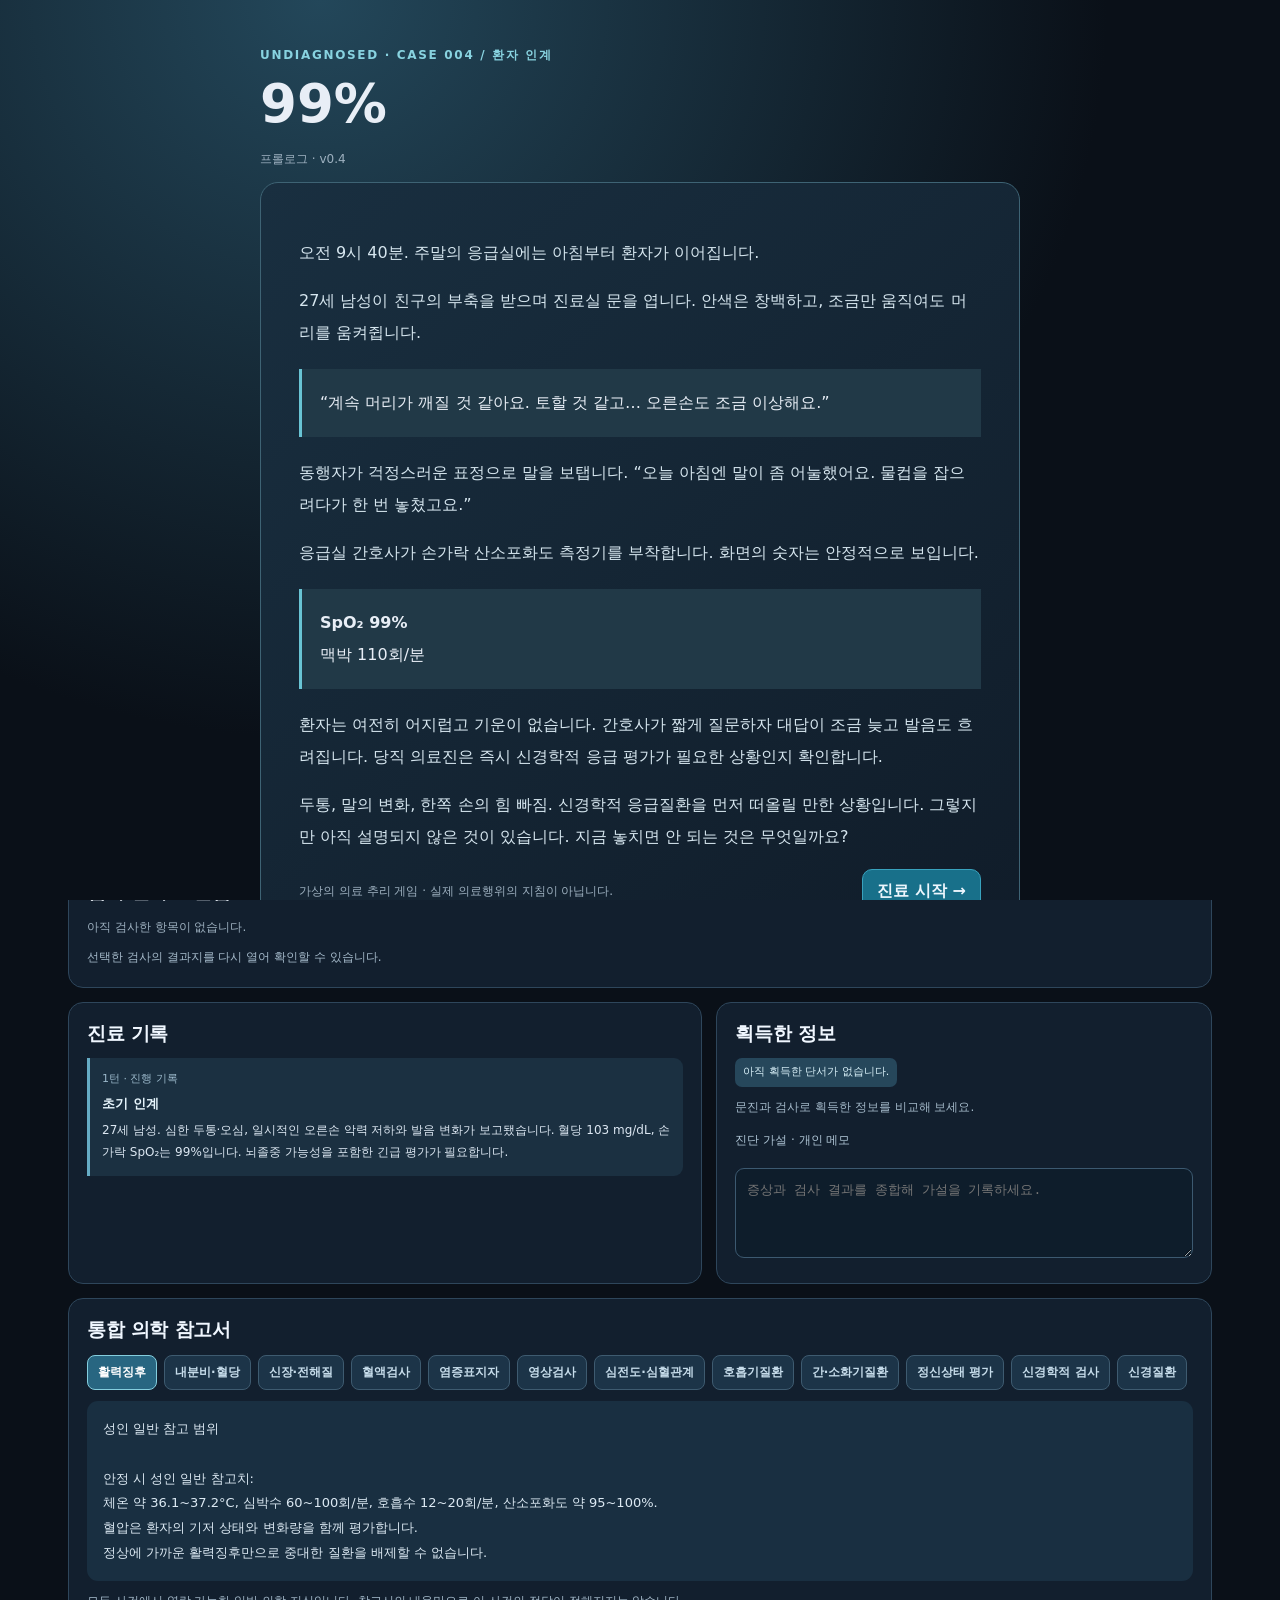
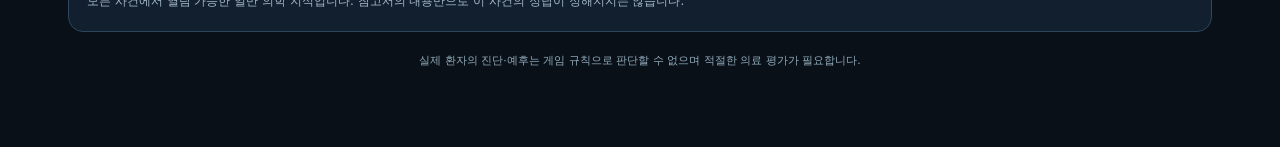
<file: case004.html>
<!doctype html>
<html lang="ko"><head><meta charset="utf-8"><meta name="viewport" content="width=device-width,initial-scale=1">
<title>미확진 | CASE 004 99%</title>
<style>
:root{font-family:system-ui,-apple-system,"Pretendard","Noto Sans KR",sans-serif;color:#e8eef6;background:#0a1018}
*{box-sizing:border-box}body{margin:0}button,select{font:inherit}button{cursor:pointer}button:disabled{opacity:.4;cursor:not-allowed}a{color:#94d6ed}.hidden{display:none!important}
main{max-width:1190px;margin:auto;padding:23px 18px 70px}header{display:flex;justify-content:space-between;align-items:flex-start;gap:14px;flex-wrap:wrap;margin-bottom:17px}
.kicker{font-size:12px;letter-spacing:.14em;font-weight:850;color:#88d3e0}h1{font-size:clamp(27px,4.5vw,40px);line-height:1.25;margin:7px 0}h2{font-size:21px;margin:0 0 12px}h3{font-size:16px;margin:7px 0 11px}p{line-height:1.85}
.help{font-size:12px;line-height:1.7;color:#9db0bf}.button,.choice{background:#1b3041;border:1px solid #405d73;color:#edf6fd;border-radius:10px;padding:11px 14px;font-weight:750}.button:hover:not(:disabled),.choice:hover:not(:disabled){border-color:#76cbe0;background:#264356}.button.primary{background:#18708a;border-color:#38a2bd}
.layout{display:grid;grid-template-columns:minmax(0,1.55fr) minmax(300px,1fr);gap:15px}.panel{padding:18px;background:#121f2d;border:1px solid #2c4356;border-radius:16px;min-width:0}.wide{grid-column:1/-1}.stats{display:grid;grid-template-columns:repeat(4,minmax(0,1fr));gap:9px;margin-bottom:16px}
.stat{padding:13px;background:#172838;border:1px solid #31485e;border-radius:11px}.stat small{color:#a0b4c5;font-size:11px;display:block}.stat strong{display:block;font-size:21px;margin-top:6px;font-variant-numeric:tabular-nums}
.patient{border-left:3px solid #5baec4;background:#1a3040;padding:15px 16px;border-radius:0 11px 11px 0;white-space:pre-wrap;line-height:1.85}.vitals{display:grid;grid-template-columns:repeat(3,minmax(0,1fr));gap:8px;margin:14px 0}.vitals div{background:#0d1925;border-radius:10px;padding:11px}.vitals small{display:block;color:#9bb0c2;font-size:11px}.vitals b{font-size:17px;display:block;margin-top:5px}
.tabs{display:flex;gap:7px;flex-wrap:wrap;margin-bottom:12px}.tabs button{border:1px solid #35546a;background:#172a3d;color:#bad3e2;padding:9px 11px;border-radius:8px;font-weight:750}.tabs .active{background:#28627b;color:white}
.actions{display:grid;gap:8px;max-height:440px;overflow:auto}.choice{width:100%;text-align:left;display:flex;align-items:center;gap:12px;justify-content:space-between}.choice strong{font-size:14px;display:block}.choice small{color:#a0b6c8;font-size:11px;font-weight:450;display:block;margin-top:4px;line-height:1.55}.price{white-space:nowrap;font-size:12px;color:#abe5ee}
.flex{display:flex;align-items:center;justify-content:space-between;flex-wrap:wrap;gap:10px}.evidence{display:flex;flex-wrap:wrap;gap:5px}.chip{font-size:11px;border-radius:7px;padding:6px 9px;background:#244459;color:#cceaf6}
.journal{max-height:430px;overflow:auto}.entry{margin-bottom:8px;background:#1b2e3d;border-left:2px solid #61b6ce;padding:12px;border-radius:0 9px 9px 0}.entry small{color:#a1b9cb;font-size:11px}.entry strong{display:block;font-size:14px;margin:5px 0}.entry p{white-space:pre-wrap;color:#e0eaf4;font-size:13px;line-height:1.8;margin:0}.entry.alert{border-color:#e8a268;background:#3a2b2d}.entry.good{border-color:#6bcfa7}
.booknav{display:flex;gap:6px;overflow:auto;padding-bottom:10px}.booknav button{flex:none;padding:7px 9px;border-radius:7px;background:#1a3244;color:#bcd5e5;border:1px solid #3d5365;font-size:11px}.booknav .on{border-color:#80cddb;background:#2b6577}.bookbody{font-size:13px;line-height:1.9;white-space:pre-wrap;max-height:270px;overflow:auto}
.cover{position:fixed;inset:0;z-index:200;overflow-y:auto;background:radial-gradient(ellipse at 25% 0%,#23475a,#0a1018 58%);padding:22px}.cover-inner{max-width:760px;margin:25px auto 55px}.paper{border:1px solid #3e6374;background:linear-gradient(140deg,#192f40,#101c29);border-radius:18px;padding:clamp(22px,5vw,38px)}.paper p{line-height:2;color:#d6e6ef}.paper blockquote{margin:20px 0;background:#213947;border-left:3px solid #69c4d4;padding:18px;line-height:2}
.result-card{background:#f8fafc;color:#1a2935;border-radius:12px;overflow:hidden;border:1px solid #ced7df;box-shadow:0 16px 38px #02071066}.result-head{background:#203c4c;color:white;padding:17px 21px}.result-head strong{font-size:16px;display:block}.result-head small{color:#b9dbe5;font-size:11px}.result-meta{display:grid;grid-template-columns:repeat(2,minmax(0,1fr));gap:9px;padding:16px 20px 12px;font-size:12px;color:#334654}.result-meta strong{display:block;color:#0d2635;font-size:13px;margin-top:3px}
.result-table{width:100%;border-collapse:collapse;font-size:13px}.result-table th{text-align:left;font-size:11px;color:#4f6778;background:#e8eff4;padding:10px}.result-table td{border-bottom:1px solid #e0e9ed;padding:11px 10px}.result-table td:nth-child(2){font-weight:800;font-variant-numeric:tabular-nums}.high{color:#bf3e38!important}.normal{color:#186b5c!important}.result-note{padding:16px 20px;color:#445a67;font-size:12px;line-height:1.75;white-space:pre-wrap}.result-outer{margin-top:12px}.cover-title{font-size:clamp(34px,6vw,53px)}
.report-actions{display:flex;justify-content:space-between;align-items:center;gap:9px;flex-wrap:wrap;margin-top:11px}.report-actions small{color:#93b0c0;font-size:11px}
.modal{position:fixed;inset:0;background:#02070bdc;z-index:120;display:flex;align-items:center;justify-content:center;overflow:auto;padding:18px}.modal-inner{width:min(700px,100%);max-height:92vh;overflow:auto}.modal-close{display:flex;justify-content:space-between;align-items:center;margin-bottom:10px;gap:10px}.modal-close h2{margin:0;font-size:19px}
.ending{border:1px solid #436b7e;background:linear-gradient(140deg,#173646,#101e2b);border-radius:13px;padding:19px;margin-top:12px}.ending p{white-space:pre-wrap;line-height:2}.selects{display:grid;gap:12px}.selects label{font-size:13px;color:#d3e4f0}select{display:block;margin-top:7px;width:100%;color:white;background:#0e2232;border:1px solid #486a80;border-radius:8px;padding:12px}.footer{text-align:center;color:#8ca6b7;margin-top:25px;font-size:12px;line-height:1.9}
@media(max-width:840px){.layout{grid-template-columns:1fr}.wide{grid-column:auto}.stats{grid-template-columns:repeat(2,minmax(0,1fr))}main{padding:13px 12px 42px}.panel{padding:14px}}
@media(max-width:430px){.vitals{grid-template-columns:repeat(2,minmax(0,1fr))}.cover{padding:12px}.result-table{font-size:12px}.result-table td,.result-table th{padding:9px 7px}}

/* AP 및 턴 막대: 공통 스타일 파일이 이전 캐시여도 표시 */
.ug-shell .ug-stat .track{display:flex!important;gap:5px;min-height:7px;align-items:center;margin-top:11px}
.ug-shell .ug-stat .track .dot{display:block!important;flex:1 1 0;min-width:0;height:7px;border-radius:999px;background:#304253}
.ug-shell .ug-stat .track .dot.on{background:#51bfd2}
.ug-shell .ug-stat #stateDesc{display:block;margin-top:2px;font-size:11px;color:#a9becd}
</style><link rel="stylesheet" href="./shared-ui.css?v=3">
</head><body>
<section id="intro" class="cover"><div class="cover-inner"><div class="kicker">UNDIAGNOSED · CASE 004 / 환자 인계</div><h1 class="cover-title">99%</h1><p class="help">프롤로그 · v0.4</p>
<article class="paper"><p>오전 9시 40분. 주말의 응급실에는 아침부터 환자가 이어집니다.</p>
<p>27세 남성이 친구의 부축을 받으며 진료실 문을 엽니다. 안색은 창백하고, 조금만 움직여도 머리를 움켜쥡니다.</p>
<blockquote>“계속 머리가 깨질 것 같아요. 토할 것 같고… 오른손도 조금 이상해요.”</blockquote>
<p>동행자가 걱정스러운 표정으로 말을 보탭니다. “오늘 아침엔 말이 좀 어눌했어요. 물컵을 잡으려다가 한 번 놓쳤고요.”</p>
<p>응급실 간호사가 손가락 산소포화도 측정기를 부착합니다. 화면의 숫자는 안정적으로 보입니다.</p>
<blockquote><strong>SpO₂ 99%</strong><br>맥박 110회/분</blockquote>
<p>환자는 여전히 어지럽고 기운이 없습니다. 간호사가 짧게 질문하자 대답이 조금 늦고 발음도 흐려집니다. 당직 의료진은 즉시 신경학적 응급 평가가 필요한 상황인지 확인합니다.</p>
<p>두통, 말의 변화, 한쪽 손의 힘 빠짐. 신경학적 응급질환을 먼저 떠올릴 만한 상황입니다. 그렇지만 아직 설명되지 않은 것이 있습니다. 지금 놓치면 안 되는 것은 무엇일까요?</p>
<div class="flex"><span class="help">가상의 의료 추리 게임 · 실제 의료행위의 지침이 아닙니다.</span><button class="button primary" id="start">진료 시작 →</button></div>
</article></div></section>
<main class="ug-shell"><header class="ug-header"><div class="ug-heading"><div class="ug-kicker">UNDIAGNOSED · 미확진 · CASE 004</div><h1>99%</h1><p class="ug-subtitle">4턴 · 매 턴 4 AP · 정상처럼 보이는 수치와 설명되지 않는 신경학적 증상</p></div><nav class="ug-nav" aria-label="사건 탐색"><a href="./?cases" class="ug-btn">전체 사건 목록</a><button type="button" id="reset" class="ug-btn">처음부터</button></nav></header><div class="ug-stats"><div class="ug-stat"><small>진료 턴</small><strong id="turn">1 / 4</strong><div class="track" id="turnTrack" role="progressbar" aria-label="전체 턴 진행" aria-valuemin="0" aria-valuemax="4" aria-valuenow="1"></div></div><div class="ug-stat"><small>남은 행동력</small><strong id="ap">4 AP</strong><div class="track" id="apTrack" role="progressbar" aria-label="이번 턴 남은 행동력" aria-valuemin="0" aria-valuemax="4" aria-valuenow="4"></div></div><div class="ug-stat"><small>이번 턴 검사</small><strong id="count">0 / 2</strong></div><div class="ug-stat"><small>진료 상태</small><strong id="status" class="ug-stat-small">초기 평가</strong><small id="stateDesc">문진 · 검사 · 치료</small></div></div><div class="ug-grid"><section class="ug-card ug-patient" aria-label="환자 현재 상태"><span class="ug-eyebrow" id="statecode">S1 · 초기 평가</span><h2 id="statetitle">두통과 어눌한 말</h2><div id="speech" class="patient"></div><div class="vitals" id="vitals"></div><p class="ug-hint">초기 활력징후는 기본 평가에 포함됩니다. 검사 수치는 증상과 함께 해석해야 합니다.</p></section><section class="ug-card ug-actions"><h2>행동 선택</h2><div class="tabs" id="tabs"></div><div class="actions" id="actions"></div><div class="ug-actions-footer"><span class="ug-hint">4턴 · 매 턴 4 AP · 검사 최대 2회</span><button type="button" class="ug-btn-primary" id="next">다음 턴 →</button></div></section><section class="ug-card ug-card-wide ug-special"><h2>검사 결과 보관함</h2><div class="evidence" id="reports"></div><p class="ug-hint">선택한 검사의 결과지를 다시 열어 확인할 수 있습니다.</p></section><section class="ug-card ug-journal"><h2>진료 기록</h2><div class="journal" id="journal"></div></section><section class="ug-card ug-evidence"><h2>획득한 정보</h2><div class="evidence" id="evidence"></div><p class="ug-hint">문진과 검사로 획득한 정보를 비교해 보세요.</p><label class="ug-notes-label" for="memo">진단 가설 · 개인 메모</label><textarea id="memo" class="ug-notes" rows="3" placeholder="증상과 검사 결과를 종합해 가설을 기록하세요."></textarea></section><section class="ug-card ug-card-wide ug-book"><h2>통합 의학 참고서</h2><div class="ug-booknav booknav" id="booknav"></div><div class="ug-bookbody bookbody" id="book"></div><p class="ug-hint">모든 사건에서 열람 가능한 일반 의학 지식입니다. 참고서의 내용만으로 이 사건의 정답이 정해지지는 않습니다.</p></section><section class="ug-final hidden" id="ending"><span class="ug-eyebrow">FINAL · 진료 보고서</span><h2 id="endingTitle">정상처럼 보이던 수치</h2><p class="ug-hint" id="endingIntro">최종 진단과 가장 중요한 초기 대응을 선택하세요. 결과 제출 후 사건 해설이 공개됩니다.</p>
<div class="selects" id="diagnosisForm"><label>가장 가능성이 높은 진단<select id="guess"><option value="">진단 선택</option><option value="migraine">편두통</option><option value="stroke">급성 허혈성 뇌졸중 / 일과성 허혈발작</option><option value="moyamoya">모야모야병</option><option value="gastro">급성 위장염</option><option value="co">일산화탄소 중독</option><option value="viral">바이러스 감염</option><option value="dehydration">탈수로 인한 두통</option></select></label>
<label>이 환자에게 가장 중요했던 초기 대응<select id="priority"><option value="">초기 대응 선택</option><option value="wait">검사 결과가 나올 때까지 관찰만 한다</option><option value="oxygen">노출 중단 및 즉각적인 고농도 산소 투여</option><option value="pain">진통제 투여 후 귀가</option><option value="hydration">수액만 시행하고 경과를 본다</option></select></label>
<button class="button primary" id="submit">진료 보고서 제출</button></div><div class="ending hidden" id="final"></div></section></div><p class="ug-footer">실제 환자의 진단·예후는 게임 규칙으로 판단할 수 없으며 적절한 의료 평가가 필요합니다.</p></main>
<div id="labmodal" class="modal hidden" role="dialog" aria-modal="true" aria-labelledby="labtitle"><div class="modal-inner"><div class="modal-close"><h2 id="labtitle">임상검사 결과지</h2><button class="button" id="closeReport">닫기 ✕</button></div><div id="labbody"></div></div></div>
<script src="./case-reference.js"></script>
<script>
const BOOK=Object.fromEntries(Object.entries(window.caseReference).map(([label, entry])=>[label, entry.title+"\n\n"+entry.body]));
const H=[
["현재 증상","환자: '머리 전체가 조이고, 속이 울렁거려요. 아침에 일어나니까 더 심했어요.'"],
["동행자에게 질문","친구: '저도 아침에 머리가 좀 아팠는데, 바람을 쐬고 나니 많이 나아졌어요.'"],
["전날 일정","환자: '주말에 친구랑 캠핑을 갔다가 조금 전에 돌아왔어요. 텐트에서 잤습니다.'"],
["숙박 환경","친구: '새벽에 추워서 난방기를 켰던 건 기억나요. 장비는 다른 친구가 챙겨 와서 종류는 정확히 모르겠어요. 텐트 안이 좀 답답하긴 했어요.'"],
["의식 변화 확인","친구: '새벽엔 몇 번 불러도 대답이 느렸어요. 아침엔 걷다가 잠깐 휘청거리기도 했습니다.'"],
["음식 및 감염력","상한 음식을 먹었다는 기억은 없고 설사도 없습니다. 함께 음식을 먹은 사람 가운데 다른 증상을 호소한 사람은 없습니다."],
["캠핑 장비 확인","친구가 휴대전화에 저장된 캠핑 장비 사진을 보여줍니다. 소형 가스 난방기가 확인됩니다. 친구는 새벽에 텐트 출입문을 거의 열지 않았다고 덧붙입니다. 실제 현장 조사는 안전 확보 후 별도 담당자가 진행합니다."],
["과거력과 흡연력","평소 건강하며 정기 복용 약은 없다고 합니다. 담배는 피우지 않습니다. 이전에 비슷한 일과성 마비나 발음 이상이 반복된 적은 없었다고 합니다."],
["최종 정상 시각 확인","친구: '어젯밤 잠들기 전까지 말도 잘했고 평소와 같았어요. 아침에 일어난 뒤부터 발음이 어눌하고 오른손이 불편하다고 했습니다.' 정확한 증상 시작 시각은 불분명합니다."],
["집중 신경학적 진찰","환자는 지시를 따라 팔을 들 수 있지만 오른손 악력이 일시적으로 약하게 느껴집니다. 발음이 약간 흐려지고 집중력은 떨어집니다. 안면마비는 명확하지 않으며 혈당 103 mg/dL입니다. 변동하는 신경 증상으로 즉각적인 전문 평가가 필요합니다."],
["어젯밤 기온 확인","친구가 캠핑장 기상 안내 화면을 확인합니다. 어젯밤 최저기온은 영하 2°C 안팎이었습니다. 친구: '생각보다 훨씬 추웠어요. 낮에는 그렇게 춥지 않았는데, 밤에 기온이 뚝 떨어지더라고요.'"]
];
const X=[
{title:"일반 ABGA",desc:"산소분압·산염기 상태와 젖산 확인 (기본 패널)",type:"abga",key:"abga"},
{title:"일반 독성물질 선별검사",desc:"혈중 에탄올·일부 약물 및 소변 약물군 확인",type:"tox",key:"tox"},
{title:"일반혈액검사(CBC)",desc:"백혈구·혈색소·혈소판",type:"cbc",key:"cbc"},
{title:"혈액화학검사 (전해질·신장기능)",desc:"Na·K·Cr·혈당 및 대사 상태 확인",type:"chem",key:"chem"},
{title:"심전도(ECG)",desc:"내원 직후 기록한 심전도 판독",type:"ecg",key:"ecg"},
{title:"심장 트로포닌",desc:"심근 손상 여부 평가",type:"trop",key:"trop"},
{title:"뇌 CT",desc:"뇌출혈 등 급성 원인 감별",type:"ct",key:"ct"},
{title:"감염 표지자(CRP)",desc:"염증 수치 확인",type:"crp",key:"crp"},
{title:"뇌 MRI(DWI)·뇌혈관 MRA",desc:"급성 허혈성 병변 및 주요 뇌혈관 협착·폐색 확인",type:"mra",key:"mra"},
{title:"확장 혈액가스분석 (분획 측정)",desc:"동맥혈가스 외 혈색소 분획 및 관련 지표를 추가 분석",type:"co",key:"co"}
];
const T=[
["고농도 산소 투여","비재호흡 마스크 등을 사용한 고농도 산소치료를 즉시 시작하고 환자를 계속 관찰합니다."],
["수액·오심 조절","수액과 증상 조절을 시작합니다. 이후 두통·어지러움·의식 상태를 다시 확인해야 합니다."],
["진통제 투여","통증을 조절하면서 증상 경과와 다른 원인 가능성을 계속 평가합니다."],
["응급의학과·중환자 진료 협진","지속되는 두통과 신경학적 증상을 고려해 전문 진료 및 심장·신경계 감시를 요청합니다."],
["심장·신경계 경과 관찰","심전도, 의식 및 신경학적 상태를 추적합니다. 초기 수치가 괜찮아도 반복 평가가 필요합니다."],
["뇌졸중 신속평가·신경과 협진","말이 어눌하고 한쪽 손의 힘이 약해진 증상을 고려하여 발병 시각 확인과 즉각적인 신경과 평가·뇌영상 및 혈관 영상 검토를 진행합니다. 다른 원인에 대한 평가 및 필요한 응급처치는 병행합니다."]
];
let g,tab="history",book="활력징후";
const $=id=>document.getElementById(id);
function esc(s){return String(s).replace(/[&<>"']/g,function(c){return {"&":"&amp;","<":"&lt;",">":"&gt;",'"':"&quot;","'":"&#39;"}[c];});}
function log(title,body,tone){g.logs.unshift({turn:g.turn,title,body,tone:tone||""});}
function clock(t){const min=9*60+40+(t-1)*60;return String(Math.floor(min/60)).padStart(2,"0")+":"+String(min%60).padStart(2,"0");}
function cohbAt(turn){const hours=turn-1;let exposure=0;
if(g.oxygenTurn){const before=Math.max(0,g.oxygenTurn-1),after=Math.max(0,turn-g.oxygenTurn);exposure=before*60/300+after*60/90;}
else exposure=hours*60/300;
return +(28*Math.pow(2,-exposure)).toFixed(1);
}
function reset(){$("memo").value="";g={turn:1,ap:4,count:0,h:new Set(),x:new Set(),t:new Set(),reports:[],logs:[],oxygenTurn:0,hydrateTurn:0,consultTurn:0,strokeTurn:0,response:null,ended:false,submitted:false};tab="history";book="활력징후";
$("intro").classList.remove("hidden");$("ending").classList.add("hidden");$("final").classList.add("hidden");$("labmodal").classList.add("hidden");$("guess").value="";$("priority").value="";$("submit").disabled=false;$("diagnosisForm").classList.remove("hidden");$("endingTitle").textContent="정상처럼 보이던 수치";$("endingIntro").textContent="최종 진단과 가장 중요한 초기 대응을 선택하세요. 결과 제출 후 사건 해설이 공개됩니다.";$("final").textContent="";
log("초기 인계","27세 남성. 심한 두통·오심, 일시적인 오른손 악력 저하와 발음 변화가 보고됐습니다. 혈당 103 mg/dL, 손가락 SpO₂는 99%입니다. 뇌졸중 가능성을 포함한 긴급 평가가 필요합니다.");render();}
function state(){
let title="두통과 어눌한 말",code="S1 · 초기 평가",speech="“머리가 깨질 것 같아요. 속도 안 좋고… 오른손도 좀 이상해요.”\n\n환자는 지시에 따라 팔을 들지만, 오른손으로 물컵을 잡다가 놓쳤다고 합니다. 발음이 약간 흐리고 집중하기 어렵습니다.",temp="36.8°C",bp="124/78",hr="110",rr="26";
const early=g.oxygenTurn>0&&g.oxygenTurn<=2;
if(g.turn===2){code="S2 · 경과";title=early?"지속되는 두통, 일부 안정":"점점 무거워지는 머리";speech=early?"고농도 산소 투여가 계속됩니다. 두통과 어지러움이 일부 줄었지만, 아침의 발음 이상과 악력 변화 때문에 신경학적 평가도 이어집니다.":"환자는 몸을 일으킬 때 심하게 어지러워하며 질문을 되묻습니다. 말이 다시 느려지고 오른손에 힘이 잘 들어가지 않는다고 호소합니다."; hr=early?"102":"119";rr=early?"21":"26";}
if(g.turn===3){code="S3 · 재평가";title=early?"의식과 활력징후 재평가":"흐려지는 반응";speech=early?"환자는 이전보다 명료하게 답하고 손동작도 자연스러워 보입니다. 그렇더라도 일시적 국소 신경 증상이 있었으므로 추가 평가가 필요합니다.":"환자의 반응이 느려지고 발음이 흐려집니다. 두통과 집중력 저하가 계속되어 동행자가 걱정스러운 표정으로 지켜봅니다.";hr=early?"94":"124";bp=early?"120/76":"114/70";rr=early?"18":"28";}
if(g.turn===4){code="S4 · 진료 경과";title=early?"호전 속 추적 관찰":"의식 변화 지속";speech=early?"의식이 명료해지고 오심이 줄었습니다. 지연성 신경학적 문제에 대한 안내와 추적 관찰이 필요합니다.":"두통과 혼돈이 지속됩니다. 원인을 확인하고 즉각적인 적절한 처치를 시행해야 합니다.";hr=early?"89":"126";bp=early?"122/78":"110/68";rr=early?"18":"28";}
if(g.oxygenTurn&&g.oxygenTurn>2&&g.turn>g.oxygenTurn){code+="-D";title="뒤늦은 치료 후 관찰";speech="고농도 산소치료가 이어지고 있습니다. 두통은 조금 가라앉지만 이전의 의식 변화에 대한 평가가 여전히 필요합니다.";hr="105";bp="118/74";rr="21";}
if(g.response&&g.response.turn===g.turn){code+="-R";title="처치 직후 재평가";speech+="\n\n[처치 후 관찰]\n"+g.response.text;if(g.response.type==="oxygen"){hr=String(Math.max(90,Number(hr)-4));}if(g.response.type==="hydrate"){hr=String(Math.max(90,Number(hr)-3));}}
return {code,title,speech,temp,bp,hr,rr,spo:"99%"};
}
function actionAllowed(cost,tests){return !g.ended&&g.ap>=cost&&(!tests||g.count<2);}
function history(i){if(!actionAllowed(1,false)||g.h.has(i))return;if(i===3&&!g.h.has(2))return;if(i===6&&!g.h.has(3))return;if(i===10&&!g.h.has(2))return;g.ap--;g.h.add(i);log("H-"+String(i+1).padStart(2,"0")+" · "+H[i][0],H[i][1]);render();}
function makeReport(type){const values={
abga:{name:"동맥혈가스분석 · 기본 ABGA",sample:"동맥혈",rows:[["pH","7.33","7.35–7.45","LOW"],["PaO₂",(g.oxygenTurn?"230 mmHg":"95 mmHg"),(g.oxygenTurn?"고농도 산소 투여 중":"실내 공기 기준 80–100 mmHg"),"NORMAL"],["PaCO₂","36 mmHg","35–45 mmHg","NORMAL"],["HCO₃⁻","19 mmol/L","22–26 mmol/L","LOW"],["Lactate","3.8 mmol/L","0.5–2.0 mmol/L","HIGH"]],note:(g.oxygenTurn?"채혈 시점에는 고농도 산소를 투여 중이어서 PaO₂가 상승한 것으로 설정했습니다. ":"")+"기본 ABGA 장비 결과입니다. PaO₂는 혈장에 녹아 있는 산소의 분압을 나타냅니다. 수치만으로 두통과 신경학적 증상의 원인을 확정할 수 없습니다."},
tox:{name:"일반 독성물질 선별검사 · 약물 및 알코올 패널",sample:"혈액 및 소변",rows:[["혈중 에탄올","< 10 mg/dL","정량한계 미만","NORMAL"],["아세트아미노펜","< 5 µg/mL","검사법 정량한계 미만","NORMAL"],["살리실산염","< 2 mg/dL","검사법 정량한계 미만","NORMAL"],["소변 주요 약물군 면역검사","검사 대상 항목 음성","검사법별 차이 있음","NORMAL"]],note:"이 결과는 열거된 물질에 대한 선별검사 결과입니다. 모든 약물이나 독성 물질에 대한 음성 결과를 뜻하지 않으며, 필요한 경우 별도의 표적 검사를 선택합니다."},
co:{name:"확장 혈액가스분석 · 혈색소 분획 검사",sample:"정맥혈",rows:[["Carboxyhemoglobin (COHb)",cohbAt(g.turn).toFixed(1)+" %","비흡연자 대체로 0–2 %","HIGH"],["측정 방식","혈액 CO-oximetry","다중파장 측정","METHOD"]],note:"검체 채취 시각과 산소치료 전·후 상태를 함께 해석해야 합니다. COHb 수치는 산소투여 및 노출 종료 후 경과 시간에 따라 감소할 수 있으며, 수치만으로 중증도를 결정하지 않습니다."},
cbc:{name:"일반혈액검사 · CBC",sample:"정맥혈",rows:[["WBC","7,900 /µL","4,000–11,000","NORMAL"],["Hemoglobin","14.2 g/dL","13–17","NORMAL"],["Platelets","248,000 /µL","150,000–450,000","NORMAL"]],note:"뚜렷한 혈구 감소는 확인되지 않습니다. 원인 질환은 별도 평가가 필요합니다."},
chem:{name:"일반화학검사",sample:"정맥혈",rows:[["Na","137 mmol/L","135–145","NORMAL"],["K","4.1 mmol/L","3.5–5.0","NORMAL"],["Creatinine","0.9 mg/dL","0.7–1.3","NORMAL"],["Glucose","106 mg/dL","70–140","NORMAL"]],note:"전해질·신기능 검사에서 주요 이상은 관찰되지 않습니다."},
ecg:{name:"심전도 판독",sample:"내원 직후 12유도 심전도 · Lead II 발췌",rows:[["심박수","110 bpm","상황에 따라 해석","HIGH"],["R–R 간격","545 ms","심박 간격","NOTE"],["리듬","동성빈맥","규칙적인 동리듬","NOTE"],["ST 분절","뚜렷한 상승 없음","임상 종합","NORMAL"]],note:"동성빈맥이 관찰됩니다. 심전도가 심근 손상의 모든 가능성을 배제하지는 않습니다."},
trop:{name:"심장효소검사",sample:"정맥혈",rows:[["High-sensitivity Troponin","22 ng/L","예시 참고치 < 14 ng/L","HIGH"]],note:"경도의 트로포닌 상승이 확인됩니다. 검사법별 기준과 반복검사 및 임상 경과를 함께 고려합니다."},
ct:{name:"뇌 CT 판독",sample:"비조영 뇌 CT",rows:[["급성 두개내 출혈","관찰되지 않음","-","NORMAL"],["명확한 초기 허혈성 변화","관찰되지 않음","임상과 함께 해석","NORMAL"],["종괴 효과","관찰되지 않음","-","NORMAL"]],note:"급성 두개내 출혈은 보이지 않습니다. 초기 CT가 정상이어도 급성 허혈성 뇌졸중 또는 일과성 허혈발작을 배제할 수 없습니다. 신경학적 증상이 있다면 신속평가와 혈관 영상 등 후속 판단이 필요합니다."},
crp:{name:"염증 표지자",sample:"정맥혈",rows:[["CRP","3.1 mg/L","< 5 mg/L","NORMAL"]],note:"특이한 염증 수치 상승은 확인되지 않습니다. 단일 결과만으로 질환 전체를 배제하지 않습니다."},
mra:{name:"뇌 MRI(DWI) 및 MRA 판독",sample:"뇌 MRI 확산강조영상 및 뇌혈관 MRA",rows:[["급성 확산 제한 병변","뚜렷하게 확인되지 않음","영상과 증상 종합","NORMAL"],["주요 뇌혈관 폐색","관찰되지 않음","-","NORMAL"],["양측 내경동맥 말단 협착 및 측부혈관","모야모야 양상 확인되지 않음","-","NORMAL"]],note:"이번 영상에서는 급성 뇌경색이나 모야모야병을 시사하는 전형적 혈관 소견이 보이지 않습니다. 다만 영상 음성만으로 일과성 허혈발작 및 모든 초기 허혈성 뇌졸중을 완전히 배제할 수는 없습니다. 신경학적 평가 결과와 함께 판단하십시오."}
};const report=values[type];return {type,turn:g.turn,time:clock(g.turn),name:report.name,sample:report.sample,rows:report.rows,note:report.note,oxygen:g.oxygenTurn>0&&g.oxygenTurn<=g.turn};}
function test(i){if(!actionAllowed(2,true)||g.x.has(i))return;g.ap-=2;g.count++;g.x.add(i);const report=makeReport(X[i].type);g.reports.push(report);
const type=X[i].type;
const findings=type==="co"?"혈색소 분획 결과가 도착했습니다. 세부 수치와 검체 채취 시각을 확인하세요.":type==="abga"?"기본 ABGA에서 "+(g.oxygenTurn?"산소 투여 중 PaO₂ 상승":"실내 공기 상태의 정상 PaO₂")+", 젖산 상승과 경한 산증이 확인됩니다. 임상 소견과 함께 원인을 평가하십시오.":type==="tox"?"일반 독성물질 선별검사 결과가 도착했습니다. 검사 대상 항목과 결과를 확인하세요.":"검사실 결과지를 수령했습니다. 세부 수치를 확인하세요.";
log("LAB-"+String(i+1).padStart(2,"0")+" · "+X[i].title,findings,type==="co"?"alert":"");
render();openReport(g.reports.length-1);
}
function treat(i){if(!actionAllowed(2,false)||g.t.has(i))return;g.ap-=2;g.t.add(i);let result="";
if(i===0){g.oxygenTurn=g.turn;g.response={turn:g.turn,type:"oxygen",text:"고농도 산소를 투여합니다. 환자의 호흡과 순환을 다시 확인하며 어지러움이 일부 줄었다고 말합니다. 증상이 즉시 완전히 사라지는 것은 아니므로 반복 관찰이 필요합니다."};result="고농도 산소치료를 시작했습니다. 검사 결과를 기다리느라 치료를 지연하지 않습니다.";}
if(i===1){g.hydrateTurn=g.turn;g.response={turn:g.turn,type:"hydrate",text:"수액과 오심 조절 후 약간 편해졌다고 말하지만 두통은 지속됩니다. 원인 평가가 필요합니다."};result="수액·오심 조절 후 환자는 메스꺼움이 조금 줄었다고 말합니다. 두통과 어지러움은 남아 있어 추가 평가가 필요합니다.";}
if(i===2){g.response={turn:g.turn,type:"pain",text:"통증 점수는 일시적으로 낮아졌지만 어지러움과 집중력 저하는 남아 있습니다."};result="증상 조절이 시작됐습니다. 원인 평가와 응급 안정화는 별개입니다.";}
if(i===3){g.consultTurn=g.turn;g.response={turn:g.turn,type:"consult",text:"전문가 협진이 진행 중입니다. 의식 변화와 심근손상 가능성 등 중증 소견에 대한 재평가 및 치료 방침을 논의합니다."};result="전문 진료팀이 의식 변화와 신경학적 증상 등을 확인하고 추가 검사 및 치료 필요성을 논의합니다.";}
if(i===4){g.response={turn:g.turn,type:"monitor",text:"심전도·의식·활력징후에 대한 관찰을 강화합니다. 현재의 증상은 남아 있습니다."};result="지속 감시와 재평가를 시작했습니다.";}
if(i===5){g.strokeTurn=g.turn;g.response={turn:g.turn,type:"stroke",text:"발병 시각과 국소 신경 증상을 재확인하고 신경과의 긴급 평가를 진행합니다. 뇌 CT가 정상이어도 허혈성 뇌졸중을 배제하지 않고 혈관 영상·추가 검사 필요성을 검토합니다."};result="뇌졸중 신속평가가 시작됐습니다. 신경학적 평가와 함께 다른 가능한 원인도 계속 확인합니다.";}
log("TX-"+String(i+1).padStart(2,"0")+" · "+T[i][0],result,i===0?"good":"");render();}
function showUnsuccessfulEpilogue(){
const ep=g.oxygenTurn?"ENDING C · 늦어진 대응":"ENDING D · 숫자 뒤의 경고";
const body=g.oxygenTurn
?"환자는 한동안 혼돈과 심한 두통을 겪은 뒤에야 치료를 받기 시작했습니다. 시간이 흐르며 의료진의 관찰은 더욱 분주해집니다.\n\n가족은 병실 앞에서 경과를 기다립니다. 앞으로 얼마나 회복할 수 있을지는 아직 알 수 없습니다."
:"환자가 호소한 두통과 혼돈은 시간이 지날수록 심해졌습니다. 결국 다른 의료진이 긴급 재평가를 시작합니다.\n\n병실 앞 시계는 여전히 움직입니다. 의료진도 가족도 아직 그날 무슨 일이 있었는지 충분한 답을 얻지 못했습니다.";
g.submitted=true;$("endingTitle").textContent="남겨진 기록";$("endingIntro").textContent="진료가 끝났습니다. 이번 사건은 후일담만 공개됩니다.";
$("diagnosisForm").classList.add("hidden");
$("final").textContent=ep+"\n\n"+body;$("final").classList.remove("hidden");$("submit").disabled=true;
}
function next(){if(g.ended)return;if(g.turn===4){g.ended=true;$("ending").classList.remove("hidden");if(!g.oxygenTurn||g.oxygenTurn>2)showUnsuccessfulEpilogue();render();$("ending").scrollIntoView({behavior:"smooth",block:"start"});return;}
g.turn++;g.ap=4;g.count=0;g.response=null;log("환자 상태 재평가",g.oxygenTurn?"산소치료 시작 후 경과를 확인합니다. 진료 중 소견은 환자 상태 카드에서 확인하십시오.":"추가적인 진단과 치료가 필요합니다. 환자는 여전히 두통과 어지러움을 호소합니다.");render();}
function end(){if(!g.ended||g.submitted)return;if(!g.oxygenTurn||g.oxygenTurn>2){showUnsuccessfulEpilogue();return;}const guess=$("guess").value,priority=$("priority").value;if(!guess||!priority){alert("두 항목을 선택한 뒤 제출해 주세요.");return;}g.submitted=true;
const right=guess==="co",rightPriority=priority==="oxygen",early=g.oxygenTurn&&g.oxygenTurn<=2;
const fullyEvaluated=!!(g.consultTurn&&g.consultTurn<=3&&g.strokeTurn&&g.strokeTurn<=2&&g.x.has(9)&&g.h.has(3));
const ep=early&&fullyEvaluated?"ENDING A · 다시 찾은 아침":early?"ENDING B · 위기를 넘긴 후":g.oxygenTurn?"ENDING C · 늦어진 대응":"ENDING D · 숫자 뒤의 경고";
let body="";
if(early&&fullyEvaluated)body="고농도 산소 투여와 신속한 재평가, 전문 진료가 이루어졌습니다. 남성은 두통이 서서히 줄어들고 상태가 안정됩니다.\n\n캠핑에 동행한 친구 역시 의료진의 권고에 따라 평가받습니다. 남성은 추적 진료와 지연성 신경학적 증상 안내를 받고 병원을 나섭니다.";
else if(early)body="고농도 산소를 일찍 투여한 뒤 환자의 상태가 점차 나아집니다. 하지만 노출력 확인, 혈액검사 및 신경학적 평가 중 일부가 충분하지 않아 원인과 동반 위험의 평가를 마치지 못했습니다.\n\n검사 수치가 낮아졌다고 모든 위험이 끝난 것은 아닙니다.";
else if(g.oxygenTurn)body="환자는 한동안 혼돈과 심한 두통을 겪은 뒤에야 적절한 산소치료를 받기 시작했습니다. 치료는 이어지지만 상태가 나빴던 시간에 대한 평가와 집중 관찰이 필요합니다.\n\n이후에도 회복 여부와 신경학적 경과를 지켜봐야 합니다.";
else body="정상처럼 보인 산소포화도 수치에 안심한 사이 환자의 두통과 혼돈은 계속됩니다. 뒤늦게 노출 가능성을 재평가하는 추가 의료진이 환자에게 필요한 치료를 시작합니다.\n\n이번 진료에서 놓친 것은 수치가 아니라 환자의 증상과 환경 노출을 연결하는 판단이었습니다.";
let text="최종 진단: "+(right?"정답":"오답")+"\n필수 초기 대응: "+(rightPriority?"정답":"오답")+"\n뇌졸중 응급평가: "+(g.strokeTurn?"신속평가 시행 ("+g.strokeTurn+"턴)":"미선택")+"\n\n"+ep+"\n\n"+body+
"\n\n[사건 해설]\n진단: 일산화탄소 중독.\n노출: 충분히 환기되지 않은 텐트 내부의 연소 난방기구.\n\n처음에 보고된 발음 이상과 한쪽 손의 힘 빠짐은 뇌졸중이나 일과성 허혈발작도 고려해야 할 증상이었습니다. 실제 진료에서는 뇌졸중 평가를 지연하면 안 됩니다. 이번 사건의 뇌 CT·MRI/MRA에서는 뚜렷한 급성 경색이나 모야모야병 소견이 없었지만, 영상 음성만으로 모든 뇌졸중을 배제할 수는 없습니다.\n동행자의 두통과 실내 연소기구 사용, 혈액 COHb 상승을 함께 확인하면 공통 환경 노출에 따른 중독을 설명할 수 있습니다.\n\n일반 SpO₂는 COHb와 산소헤모글로빈을 충분히 구분하지 못하고, 기본 ABGA의 PaO₂도 정상일 수 있습니다. 혈액 CO-oximetry의 COHb 측정으로 노출을 확인할 수 있습니다.\n\nCOHb는 노출 종료와 산소치료 후 시간이 지나면서 낮아지므로, 늦게 시행한 검사 수치만으로 초기 중독 정도나 예후를 판단하지 않습니다. 의심되면 채혈을 기다리지 않고 즉시 적절한 산소를 투여해야 합니다.\n\n실제 환자 예후는 의식 변화, 심장 손상, 동반질환 등 여러 요인에 달려 있습니다. 위 분기는 창작된 게임 엔딩입니다.";
$("final").textContent=text;$("final").classList.remove("hidden");$("submit").disabled=true;$("final").scrollIntoView({behavior:"smooth",block:"start"});}
function btn(label,cost,desc,disabled,fn){const b=document.createElement("button");b.className="choice";b.disabled=disabled;b.innerHTML="<div><strong>"+esc(label)+"</strong><small>"+esc(desc)+"</small></div><span class='price'>"+cost+" AP</span>";b.onclick=fn;return b;}
function renderActions(){const nav=$("tabs"),a=$("actions");nav.innerHTML="";a.innerHTML="";const names=[["history","문진"],["test","검사"],["therapy","처치"]];names.forEach(function(item){const b=document.createElement("button");b.className=item[0]===tab?"active":"";b.textContent=item[1];b.onclick=function(){tab=item[0];renderActions();};nav.appendChild(b);});if(g.ended)return;
if(tab==="history")H.forEach(function(item,i){if(i===3&&!g.h.has(2))return;if(i===6&&!g.h.has(3))return;if(i===10&&!g.h.has(2))return;a.appendChild(btn("H-"+String(i+1).padStart(2,"0")+" · "+item[0],1,"문진 또는 동행자에게 질문",!actionAllowed(1,false)||g.h.has(i),function(){history(i);}));});
if(tab==="test")X.forEach(function(item,i){a.appendChild(btn("LAB-"+String(i+1).padStart(2,"0")+" · "+item.title,2,item.desc,!actionAllowed(2,true)||g.x.has(i),function(){test(i);}));});
if(tab==="therapy")T.forEach(function(item,i){a.appendChild(btn("TX-"+String(i+1).padStart(2,"0")+" · "+item[0],2,item[1],!actionAllowed(2,false)||g.t.has(i),function(){treat(i);}));});
}
function buildReport(index){const r=g.reports[index];if(!r)return "";
let html='<div class="result-card"><div class="result-head"><small>UNDIAGNOSED · 응급진단검사의학과 · 가상 결과지</small><strong>'+esc(r.name)+'</strong></div>';
const treatmentMeta=((r.type==="abga"||r.type==="co")&&r.oxygen)?'<div>채혈 시 치료 환경<strong>고농도 산소 투여 중</strong></div>':'<div>검사 접수<strong>응급 검사</strong></div>';
html+='<div class="result-meta"><div>환자 ID<strong>CASE-004 / 27세 남성</strong></div><div>검체<strong>'+esc(r.sample)+'</strong></div><div>기록 시각<strong>'+(r.type==='ecg'?'내원 직후 · 기저 파형':'진료 '+esc(r.turn)+'턴 · '+esc(r.time))+'</strong></div>'+treatmentMeta+'</div>';
if(r.type==="ecg")html+='<figure style="margin:12px"><img src="[data-uri]" style="display:block;width:100%;height:auto" alt="Lead II 동성빈맥 110 bpm, R–R 간격 약 545 ms"><figcaption>내원 직후 기록 · Lead II · 25 mm/s · 10 mm/mV</figcaption></figure>';
html+='<table class="result-table"><thead><tr><th>항목</th><th>측정값</th><th>참고치 / 소견</th></tr></thead><tbody>';
r.rows.forEach(function(a){const klass=a[3]==="HIGH"||a[3]==="LOW"?"high":a[3]==="NORMAL"?"normal":"";html+='<tr><td>'+esc(a[0])+'</td><td class="'+klass+'">'+esc(a[1])+'</td><td>'+esc(a[2])+'</td></tr>';});
html+='</tbody></table><div class="result-note">'+esc(r.note)+'</div></div>';return html;}
function openReport(i){if(!g.reports[i])return;$("labbody").innerHTML=buildReport(i);$("labmodal").classList.remove("hidden");$("closeReport").focus();}
function renderBook(){const nav=$("booknav");nav.innerHTML="";Object.keys(BOOK).forEach(function(k){const b=document.createElement("button");b.className=k===book?"on":"";b.textContent=k;b.onclick=function(){book=k;renderBook();};nav.appendChild(b);});$("book").textContent=BOOK[book];}
function render(){const p=state();$("turn").textContent=g.turn+" / 4";$("ap").textContent=g.ap+" AP";$("count").textContent=g.count+" / 2";$("turnTrack").innerHTML=Array.from({length:4},(_,i)=>'<span class="dot '+(i<g.turn?'on':'')+'"></span>').join("");$("apTrack").innerHTML=Array.from({length:4},(_,i)=>'<span class="dot '+(i<g.ap?'on':'')+'"></span>').join("");$("turnTrack").setAttribute("aria-valuenow",String(g.turn));$("apTrack").setAttribute("aria-valuenow",String(g.ap));$("stateDesc").textContent=g.ended?"진료 종료 · 결과 확인":"문진 · 검사 · 치료";$("status").textContent=g.ended?"진료 종료":p.title;$("statecode").textContent=p.code;$("statetitle").textContent=p.title;$("speech").textContent=p.speech;
$("vitals").innerHTML=[["체온",p.temp],["혈압",p.bp],["맥박",p.hr+" bpm"],["호흡수",p.rr+"/min"],["SpO₂",p.spo]].map(function(x){return '<div><small>'+esc(x[0])+'</small><b>'+esc(x[1])+'</b></div>';}).join("");
$("journal").innerHTML=g.logs.slice(0,20).map(function(x){return '<div class="entry '+esc(x.tone)+'"><small>'+esc(x.turn)+'턴 · 진행 기록</small><strong>'+esc(x.title)+'</strong><p>'+esc(x.body)+'</p></div>';}).join("");
$("evidence").innerHTML=([...g.h].map(function(i){return "H-"+String(i+1).padStart(2,"0");}).concat([...g.x].map(function(i){return "LAB-"+String(i+1).padStart(2,"0");}),[...g.t].map(function(i){return "TX-"+String(i+1).padStart(2,"0");}))).map(function(tag){return '<span class="chip">'+esc(tag)+'</span>';}).join("")||'<span class="help">아직 획득한 단서가 없습니다.</span>';
const reports=$("reports");reports.innerHTML="";g.reports.forEach(function(r,i){const b=document.createElement("button");b.className="button";b.textContent="LAB-"+String(X.findIndex(function(x){return x.type===r.type;})+1).padStart(2,"0")+" · "+r.name+" · "+r.time;b.onclick=function(){openReport(i);};reports.appendChild(b);});if(!g.reports.length)reports.innerHTML='<span class="help">아직 검사한 항목이 없습니다.</span>';
$("next").textContent=g.turn===4?"진료 종료 · 최종 보고 →":"다음 턴 →";$("next").disabled=g.ended;renderActions();renderBook();}
$("start").onclick=function(){$("intro").classList.add("hidden");window.scrollTo(0,0);};
$("reset").onclick=reset;$("next").onclick=next;$("submit").onclick=end;
$("closeReport").onclick=function(){$("labmodal").classList.add("hidden");};$("labmodal").onclick=function(e){if(e.target===$("labmodal"))$("labmodal").classList.add("hidden");};
document.addEventListener("keydown",function(e){if(e.key==="Escape")$("labmodal").classList.add("hidden");});
reset();
</script></body></html>
</file>
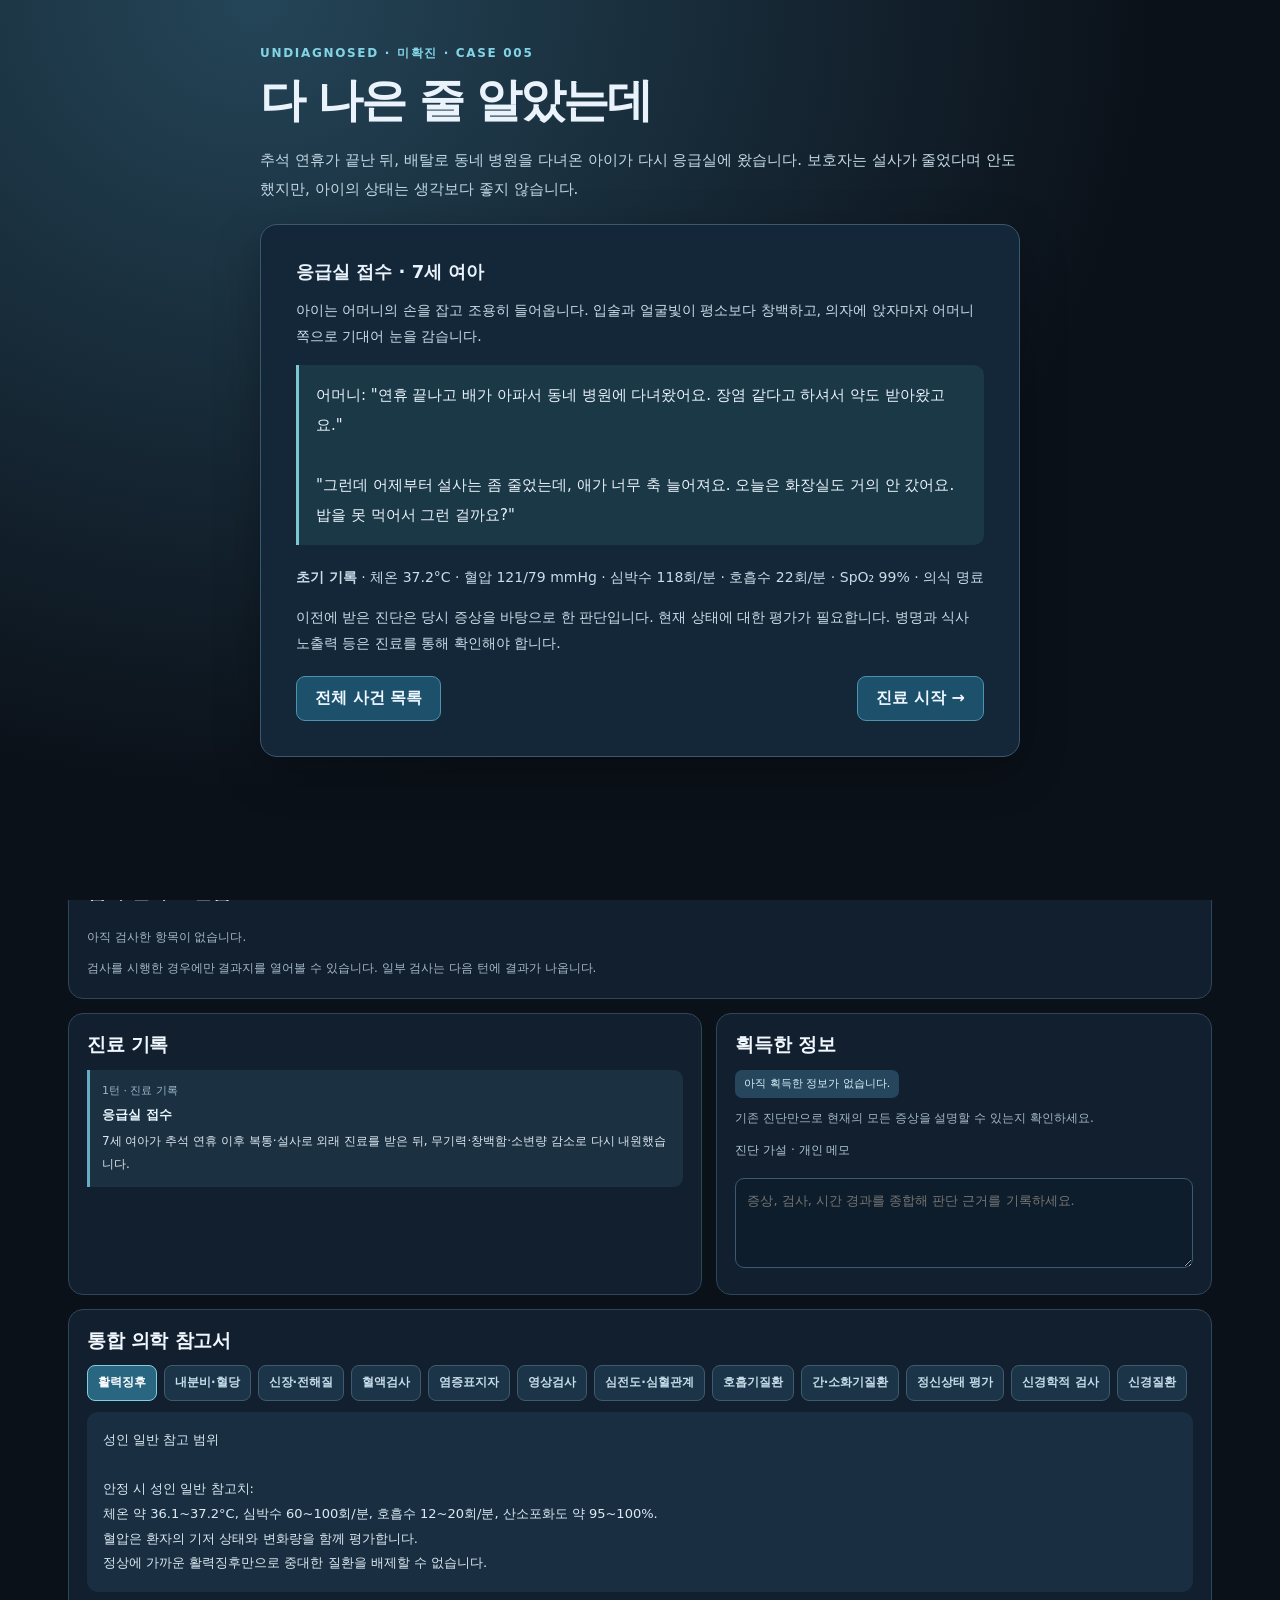
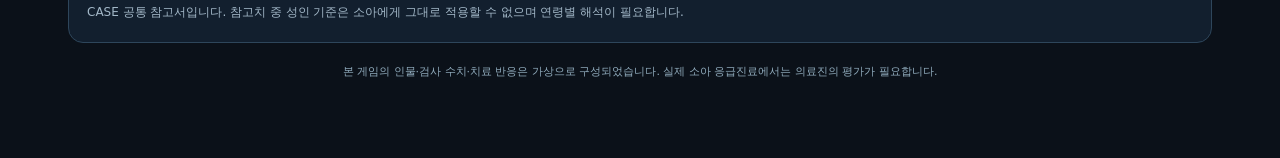
<file: case005.html>
<!doctype html>
<html lang="ko">
<head>
<meta charset="utf-8">
<meta name="viewport" content="width=device-width,initial-scale=1">
<title>미확진 | CASE 005 다 나은 줄 알았는데</title>
<link rel="stylesheet" href="./shared-ui.css?v=3">
<style>
:root{font-family:system-ui,-apple-system,'Pretendard','Noto Sans KR',sans-serif;background:#0b1119;color:#eaf3fc}
*{box-sizing:border-box}body{margin:0}button,textarea,select{font:inherit}button{cursor:pointer}
button:disabled{opacity:.4;cursor:not-allowed}a{color:#96d6ea}.hidden{display:none!important}
.cover{position:fixed;z-index:1000;inset:0;overflow:auto;padding:23px 16px 65px;background:radial-gradient(ellipse at 20% 0%,#244558,#0b1119 62%)}
.cover-inner{max-width:760px;margin:22px auto}.cover-kicker{font-size:12px;color:#83d5e6;font-weight:850;letter-spacing:.14em}
.cover h1{font-size:clamp(28px,5vw,46px);letter-spacing:-.05em;line-height:1.25;margin:10px 0 16px}
.cover-lead{font-size:15px;line-height:1.95;color:#c4d9e6}
.cover-paper{padding:clamp(20px,4.5vw,35px);border-radius:17px;background:#142739;border:1px solid #3b576d;margin-top:20px;box-shadow:0 14px 46px #0004}
.cover-paper h2{font-size:18px;margin:0 0 13px}.cover-paper p{font-size:14px;line-height:1.85;color:#cbdce8}
.cover-paper blockquote{font-size:15px;line-height:2;white-space:pre-wrap;background:#1b3847;border-left:3px solid #7bc8d4;border-radius:0 10px 10px 0;padding:15px 17px;margin:15px 0 20px}
.cover-foot{display:flex;align-items:center;justify-content:space-between;gap:10px;flex-wrap:wrap;margin-top:20px}
.cover-note{color:#9db7c8;font-size:12px;line-height:1.8}
.cover-btn,.ug-shell .case-btn{display:inline-flex;align-items:center;justify-content:center;background:#1d516b;color:#eef7ff;border:1px solid #4a94ae;border-radius:9px;padding:11px 18px;text-decoration:none;font-weight:800}
.cover-btn:hover,.ug-shell .case-btn:hover{background:#296e88}
.ug-shell #speech{font-size:14px;line-height:1.9;white-space:pre-wrap}
.ug-shell #actions .ug-action{display:flex;width:100%;justify-content:space-between;align-items:center;text-align:left;gap:12px;border-radius:10px;border:1px solid #3d546a;background:#1b3042;color:#eaf3fc;padding:12px;min-height:58px;font-size:13px}
.ug-shell #actions .ug-action:hover:not(:disabled){border-color:#7abfd0;background:#24485b}
.ug-action strong{display:block;font-size:13px;line-height:1.6}.ug-action small{display:block;color:#afc3d2;font-size:11px;line-height:1.65;margin-top:3px}
.ug-action .action-cost{color:#91d9ea;font-size:12px;font-weight:800;white-space:nowrap}
.ug-shell .ug-bookbody{white-space:pre-wrap}
.ug-shell .ug-card .note{white-space:pre-wrap;line-height:1.85;background:#1b3244;padding:15px;border-left:3px solid #6bc0d4;border-radius:0 10px 10px 0;margin:11px 0}
.ug-shell #reports{display:flex;gap:7px;flex-wrap:wrap}
.ug-shell #reports button{border:1px solid #44667e;color:#dff1fc;background:#22394a;padding:8px 11px;border-radius:9px;font-size:12px}
.ug-shell #flags{display:flex;gap:6px;flex-wrap:wrap}
.ug-shell #flags span{font-size:11px;background:#23475b;border-radius:7px;padding:5px 8px;color:#d5eefa}
.ug-shell #evidence span{display:inline-flex;background:#25465c;border-radius:7px;padding:5px 9px;font-size:11px}
.ug-shell #journal .entry{white-space:normal}
.ug-shell .ug-final .ending-text{white-space:pre-wrap;line-height:2;font-size:14px}
.ug-shell .ug-final .ending-note{font-size:12px;color:#aac5d1;line-height:1.9}
.ug-shell .final-options{margin:14px 0;max-width:580px;display:grid;gap:10px}
.ug-shell .final-options select{background:#0e1f2e;color:#ecf7ff;border:1px solid #466782;border-radius:9px;padding:12px}
.ug-shell .final-options label{font-size:12px;color:#b9d0de}
.ug-shell .track{display:flex!important;gap:5px;min-height:7px;align-items:center;margin-top:11px}
.ug-shell .track .dot{display:block!important;flex:1 1 0;min-width:0;height:7px;border-radius:999px;background:#304253}
.ug-shell .track .dot.on{background:#51bfd2}
.modal{position:fixed;z-index:1800;inset:0;display:grid;place-items:center;padding:15px;background:#02060bd9}
.modal-box{background:#f7fafc;border:1px solid #c8d9e3;color:#132637;border-radius:15px;max-width:680px;width:100%;max-height:min(88vh,790px);overflow:auto;box-shadow:0 20px 65px #0009}
.modal-head{background:#e8f0f5;padding:17px 20px;border-bottom:1px solid #c9d8e2;display:flex;align-items:center;justify-content:space-between;gap:10px}
.modal-head small{display:block;font-size:11px;color:#486274}.modal-head strong{font-size:16px}
.modal-head button{background:#fff;color:#263f50;border:1px solid #9aafbc;border-radius:8px;padding:7px 11px}
.modal-meta{padding:13px 20px;display:grid;grid-template-columns:repeat(2,1fr);gap:7px;background:#f7fafc}
.modal-meta div{font-size:11px;color:#5c6f7b}.modal-meta strong{display:block;font-size:12px;color:#21394b;margin-top:3px}
.lab-table{width:100%;border-collapse:collapse;font-size:12px}
.lab-table th{background:#e8f0f6;color:#3c5767;text-align:left;padding:10px 15px}
.lab-table td{border-bottom:1px solid #dce5eb;padding:10px 15px}
.lab-table .abnormal{color:#b33528;font-weight:800}
.modal-note{padding:16px 20px;font-size:12px;line-height:1.8;color:#465e70;white-space:pre-wrap}
@media(max-width:540px){.modal-meta{grid-template-columns:1fr}.lab-table th,.lab-table td{padding:9px 7px;font-size:11px}.cover-foot .cover-btn{width:100%}}
</style>
</head>
<body>
<section class="cover" id="intro" aria-label="CASE 005 프롤로그">
 <div class="cover-inner">
  <div class="cover-kicker">UNDIAGNOSED · 미확진 · CASE 005</div>
  <h1>다 나은 줄 알았는데</h1>
  <div class="cover-lead">추석 연휴가 끝난 뒤, 배탈로 동네 병원을 다녀온 아이가 다시 응급실에 왔습니다. 보호자는 설사가 줄었다며 안도했지만, 아이의 상태는 생각보다 좋지 않습니다.</div>
  <div class="cover-paper">
   <h2>응급실 접수 · 7세 여아</h2>
   <p>아이는 어머니의 손을 잡고 조용히 들어옵니다. 입술과 얼굴빛이 평소보다 창백하고, 의자에 앉자마자 어머니 쪽으로 기대어 눈을 감습니다.</p>
   <blockquote>어머니: "연휴 끝나고 배가 아파서 동네 병원에 다녀왔어요. 장염 같다고 하셔서 약도 받아왔고요."

"그런데 어제부터 설사는 좀 줄었는데, 애가 너무 축 늘어져요. 오늘은 화장실도 거의 안 갔어요. 밥을 못 먹어서 그런 걸까요?"</blockquote>
   <p><b>초기 기록</b> · 체온 37.2°C · 혈압 121/79 mmHg · 심박수 118회/분 · 호흡수 22회/분 · SpO₂ 99% · 의식 명료</p>
   <p class="cover-note">이전에 받은 진단은 당시 증상을 바탕으로 한 판단입니다. 현재 상태에 대한 평가가 필요합니다. 병명과 식사 노출력 등은 진료를 통해 확인해야 합니다.</p>
   <div class="cover-foot"><a class="cover-btn" href="./?cases">전체 사건 목록</a><button type="button" class="cover-btn" id="start">진료 시작 →</button></div>
  </div>
 </div>
</section>
<main class="ug-shell">
<header class="ug-header">
 <div class="ug-heading"><div class="ug-kicker">UNDIAGNOSED · 미확진 · CASE 005</div><h1>다 나은 줄 알았는데</h1><p class="ug-subtitle">4턴 · 매 턴 4 AP · 문진·집중 감시 1 AP / 검사·그 외 처치 2 AP</p></div>
 <nav class="ug-nav" aria-label="사건 탐색"><a class="ug-btn" href="./?cases">전체 사건 목록</a><button type="button" class="ug-btn" id="reset">처음부터</button></nav>
</header>
<div class="ug-stats">
 <div class="ug-stat"><small>진료 턴</small><strong id="turn">1 / 4</strong><div class="track" id="turnTrack"></div></div>
 <div class="ug-stat"><small>남은 행동력</small><strong id="ap">4 AP</strong><div class="track" id="apTrack"></div></div>
 <div class="ug-stat"><small>이번 턴 검사</small><strong id="count">0 / 2</strong></div>
 <div class="ug-stat"><small>진료 상태</small><strong id="status" class="ug-stat-small">초기 평가</strong><small id="stateDesc">문진 · 검사 · 처치</small></div>
</div>
<div class="ug-grid">
 <section class="ug-card ug-patient">
  <div class="ug-eyebrow" id="statecode">S1 · 응급실 내원</div>
  <h2 id="statetitle">설사는 줄었지만</h2>
  <div id="speech" class="note"></div><div id="vitals" class="vitals"></div>
  <p class="ug-hint" id="statehint">진료 중 직접 확인한 증상과 검사만 공개됩니다.</p>
  <div class="ug-patient-flags"><h3>치료 기록</h3><div id="flags"></div></div>
 </section>
 <section class="ug-card ug-actions">
  <h2>행동 선택</h2><div class="tabs" id="tabs"></div><div class="actions" id="actions"></div>
  <div class="ug-actions-footer"><span class="ug-hint">검사: 최대 2회/턴</span><button type="button" class="ug-btn-primary" id="next">다음 턴 →</button></div>
 </section>
 <section class="ug-card ug-card-wide ug-special"><h2>검사 결과 보관함</h2><div id="reports"></div><p class="ug-hint">검사를 시행한 경우에만 결과지를 열어볼 수 있습니다. 일부 검사는 다음 턴에 결과가 나옵니다.</p></section>
 <section class="ug-card ug-journal"><h2>진료 기록</h2><div id="journal"></div></section>
 <section class="ug-card ug-evidence"><h2>획득한 정보</h2><div id="evidence"></div><p class="ug-hint">기존 진단만으로 현재의 모든 증상을 설명할 수 있는지 확인하세요.</p><label class="ug-notes-label" for="memo">진단 가설 · 개인 메모</label><textarea id="memo" class="ug-notes" rows="3" placeholder="증상, 검사, 시간 경과를 종합해 판단 근거를 기록하세요."></textarea></section>
 <section class="ug-card ug-card-wide ug-book"><h2>통합 의학 참고서</h2><div class="ug-booknav" id="books"></div><div class="ug-bookbody" id="book"></div><p class="ug-hint">CASE 공통 참고서입니다. 참고치 중 성인 기준은 소아에게 그대로 적용할 수 없으며 연령별 해석이 필요합니다.</p></section>
 <section class="ug-final hidden" id="ending">
   <span class="ug-eyebrow">CASE 005 · 마지막 기록</span><h2 id="endingTitle">다 나은 줄 알았는데</h2>
   <p class="ending-text" id="endingBody"></p>
   <div class="final-options hidden" id="diagnosisForm">
    <label for="guess">환자의 현재 상태를 가장 잘 설명하는 진단</label>
    <select id="guess">
     <option value="">진단 선택</option>
     <option value="dehydration">단순 탈수</option>
     <option value="gastro">회복 중인 급성 위장염</option>
     <option value="hus">용혈성요독증후군(HUS)</option>
     <option value="dic">파종성혈관내응고(DIC)</option>
     <option value="itp">면역성 혈소판감소증(ITP)</option>
     <option value="nephritis">급성 사구체신염</option>
    </select>
    <button type="button" class="ug-btn-primary" id="submit">최종 소견 제출</button>
   </div>
   <div id="final" class="ending-text hidden"></div>
   <button type="button" class="ug-btn" id="replay">다시 플레이</button>
  </section>
</div>
<p class="ug-footer">본 게임의 인물·검사 수치·치료 반응은 가상으로 구성되었습니다. 실제 소아 응급진료에서는 의료진의 평가가 필요합니다.</p>
</main>
<div class="modal hidden" id="labmodal" role="dialog" aria-modal="true" aria-labelledby="labtitle">
 <div class="modal-box">
  <div class="modal-head"><div><small>UNDIAGNOSED · 가상 임상검사실</small><strong id="labtitle">검사 결과지</strong></div><button id="closeReport" type="button">닫기 ✕</button></div>
  <div id="labbody"></div>
 </div>
</div>
<script src="./case-reference.js"></script>
<script>
"use strict";
const BOOK=Object.fromEntries(Object.entries(window.caseReference).map(([label, entry])=>[label, entry.title+"\n\n"+entry.body]));
const H=[
 ["현재 증상 다시 확인","어머니: '아이가 어제부터 축 늘어져서 계속 눕고 싶어 해요. 설사는 확실히 줄었는데요.'"],
 ["설사 경과와 발병일","어머니: '연휴에 가족 모임이 있은 뒤 며칠 지나 배가 아프기 시작했어요. 사흘 전에는 설사가 심했고, 어제부터 횟수가 줄었어요. 한 번 붉은 기가 보인 적도 있었어요.'"],
 ["동네 병원 방문 기록","어머니: '추석 연휴가 끝나고 동네 병원에 갔어요. 그때는 배가 아프고 설사하는 게 가장 큰 문제였어요. 장염 가능성이 높다고 했습니다.'"],
 ["소변량과 부종 확인","어머니: '어제 저녁 이후로 소변 본 기억이 별로 없어요. 아침에는 눈꺼풀이 좀 부은 것 같기도 했고요.'"],
 ["최근 음식과 외부활동","어머니: '추석 때 할머니 댁에 온 가족이 모여서 전이랑 나물, 고기반찬을 먹었어요. 평소에 안 먹던 특별한 음식은 없었던 것 같아요.'"],
 ["명절 가족 식사 자세히","어머니: '할머니가 직접 만든 동그랑땡이 있었어요. 아이가 제일 좋아해서 여러 개를 먹었죠. 다진 고기로 만든 거였어요.'"],
 ["조리 상태 추가 확인","어머니: '할머니가 계속 부쳐 주셨는데, 아이가 갓 나온 걸 빨리 집어 먹었어요. 몇 개는 속이 약간 붉었던 것 같기도 해요. 확실하지는 않아요.'"],
 ["함께 식사한 가족 확인","어머니: '같이 먹은 사람은 여럿인데, 이렇게 심하게 아픈 건 아이뿐이에요. 다른 가족은 멀쩡하거나 잠깐 배탈이 났던 정도예요.'"],
 ["외래 처방과 복용","어머니: '동네 병원에서 먹는 약을 받아왔어요. 처방전은 지금 없고, 정확한 약 이름은 확인해 봐야 해요.'"],
 ["최근 약물·기저질환","어머니: '평소 지병은 없고, 정기적으로 먹는 약도 없어요. 최근에는 배탈 때문에 받은 약만 먹었습니다.'"]
];
const X=[
 {title:"일반혈액검사(CBC)",desc:"혈색소·백혈구·혈소판을 함께 확인",type:"cbc",delay:0},
 {title:"혈액화학검사(전해질·신장기능)",desc:"Na·K·BUN·크레아티닌·혈당",type:"chem",delay:0},
 {title:"소변검사(요검사)",desc:"단백·잠혈·요침사 검사",type:"urine",delay:0},
 {title:"말초혈액도말·용혈 지표",desc:"적혈구 형태·LDH·빌리루빈·하프토글로빈",type:"smear",delay:0},
 {title:"대변 장내 병원체 PCR",desc:"설사 원인 미생물에 대한 다중 표적 검사",type:"stool",delay:1},
 {title:"대변 세균 배양 의뢰",desc:"대변 검체를 통한 세균 배양 및 추가 동정",type:"culture",delay:2},
 {title:"응고기능 검사",desc:"PT·aPTT·피브리노겐 등",type:"coag",delay:0},
 {title:"신장·요로 초음파",desc:"신장 형태 및 요로 폐쇄 소견 평가",type:"sono",delay:0},
 {title:"염증 표지자(CRP)",desc:"비특이적 염증 수치 확인",type:"crp",delay:0},
 {title:"혈액화학 추적검사",desc:"전해질·크레아티닌 추적 확인",type:"follow",delay:0}
];
const T=[
 {title:"소아 신장·중환자팀 긴급 협진",desc:"원인과 무관하게 소변량 감소·전신상태를 소아 전문팀과 함께 평가",key:"consult"},
 {title:"체액 균형·소변량·혈압 집중 감시",desc:"몸무게, 섭취·배설량과 활력징후를 연속적으로 확인",key:"monitor",cost:1},
 {title:"전해질 이상에 대한 응급평가·관리",desc:"검사값을 확인하고 심전도 등 필요한 대응을 연계",key:"electrolyte"},
 {title:"수분 상태 평가 후 개별화된 수액 처방",desc:"탈수와 소변량 감소·체액 과부하 위험을 함께 고려",key:"fluid"},
 {title:"신장대체요법 필요성 평가",desc:"소아 신장팀과 중증 신손상·전해질 이상에 대한 치료계획 검토",key:"renal"},
 {title:"일반적 대량 수액만 반복",desc:"소변량이나 체액 상태를 충분히 재평가하지 않은 채 수액을 계속 투여",key:"overfluid"},
 {title:"설사 증상 완화용 지사제 처방",desc:"설사 횟수를 줄이기 위해 장운동 억제약을 우선 사용",key:"antidiarrheal"},
 {title:"원인 확인 전 경험적 항균제 일률 투여",desc:"현재 혈액·대변검사 결과와 임상 상황을 충분히 검토하지 않은 처방",key:"antibiotic"},
 {title:"증상 관찰 후 귀가 결정",desc:"소변량 감소·창백함에 대한 병원 내 평가를 마치지 않고 귀가",key:"discharge"}
];
const INTRO_LOG="7세 여아가 추석 연휴 이후 복통·설사로 외래 진료를 받은 뒤, 무기력·창백함·소변량 감소로 다시 내원했습니다.";
const $=id=>document.getElementById(id);
const esc=t=>String(t).replace(/&/g,"&amp;").replace(/</g,"&lt;").replace(/>/g,"&gt;").replace(/"/g,"&quot;").replace(/'/g,"&#39;");
let g,tab="history",bookTab="활력징후";
function reset(){
 g={turn:1,ap:4,count:0,h:new Set(),x:new Set(),t:new Set(),labs:[],pending:[],logs:[],tx:{},harm:0,ended:false,submitted:false,outcome:"",response:""};
 tab="history";bookTab="활력징후";
 $("intro").classList.remove("hidden");$("ending").classList.add("hidden");$("diagnosisForm").classList.add("hidden");$("final").classList.add("hidden");$("final").textContent="";$("guess").value="";$("submit").disabled=false;$("labmodal").classList.add("hidden");$("memo").value="";
 log("응급실 접수",INTRO_LOG);render();
}
function log(title,body,tone){g.logs.unshift({turn:g.turn,title,body,tone:tone||""});}
function available(){return !g.ended;}
function canAct(ap,test){return available()&&g.ap>=ap&&(!test||g.count<2);}
function encounterState(){
 const good=!!(g.tx.consult&&g.tx.monitor&&g.harm===0);
 const stage=[
 ["S1 · 초기 평가","설사는 줄었지만","아이는 질문에 대답하지만 쉽게 지쳐 보입니다. 어머니는 설사가 호전되었다고 말하는 반면, 소변량은 눈에 띄게 줄었습니다.","37.2","121/79","118","22","99","소변량이 줄어든 이유를 평가해야 합니다."],
 ["S2 · 상태 재평가","계속되는 무기력","아이는 물을 조금 마시고 다시 눈을 감습니다. 소변량은 여전히 적고 어머니는 얼굴빛이 더 창백해 보인다고 말합니다.","37.1","126/81","122","23","99","단순한 설사 회복 과정인지, 새 합병증이 있는지 재평가가 필요합니다."],
 ["S3 · 지속 관찰","달라진 혈압과 소변량","아이는 팔이 조금 붓는 느낌이라고 말합니다. 어머니는 소변이 여전히 적은 것 같다고 설명합니다. 반복 확인이 필요한 상황입니다.","37.2","131/84","124","24","98","혈액과 신장 기능의 변화를 추적해야 합니다."],
 ["S4 · 경과 판단","갈림길에 선 상태","환자는 병원에서 지속적으로 관찰되고 있습니다. 이전 치료와 검사 선택에 따라 안정화 또는 중증 관리가 필요한 상황입니다.","37.0","128/82","116","22","99","현재 평가와 필요한 후속 대응을 정리해야 합니다."]
 ][g.turn-1].slice();
 if(g.turn>=3&&good){stage[1]="조금씩 안정되는 상태";stage[2]="전문 진료와 집중 감시가 이어집니다. 무기력은 아직 남아 있지만 혈압과 전신 상태는 점차 안정되고 있습니다.";stage[4]="119/75";stage[5]="108";stage[8]="신장기능과 소변량은 계속 추적해야 합니다.";}
 if(g.harm>0&&g.turn>=3){stage[1]="악화되는 전신 상태";stage[2]="아이가 더 지쳐 보이고 혈압과 부종에 대한 반복 확인이 필요합니다. 추가적인 전문 진료가 시급합니다.";stage[4]="136/88";stage[5]="129";}
 if(g.response){stage[2]+="\n\n[처치 직후 기록]\n"+g.response;}
 return stage;
}
function reportData(type,reportTurn){
 const harmful=g.harm>0,stabilized=g.tx.consult&&g.tx.monitor&&g.harm===0;
 const later=reportTurn>=3;
 const chemicalCr=later?(stabilized?"1.6":"2.4"):"1.8";
 const chemicalK=later?(stabilized?"5.0":harmful?"6.4":"5.9"):"5.7";
 const rows={
 cbc:[["Hemoglobin","8.4 g/dL","소아 연령별 기준에서 감소","LOW"],["WBC","10,600 /µL","연령별 비교 필요",""],["Platelets","74,000 /µL","약 150,000–450,000","LOW"]],
 chem:[["Na","134 mmol/L","135–145","LOW"],["K",chemicalK+" mmol/L","3.5–5.0","HIGH"],["BUN",later?"55 mg/dL":"43 mg/dL","연령별 비교 필요","HIGH"],["Creatinine",chemicalCr+" mg/dL","7세 소아에서는 상승 소견","HIGH"],["Glucose","98 mg/dL","임상 참고",""]],
 urine:[["단백뇨","2+","음성","HIGH"],["잠혈","2+","음성","HIGH"],["적혈구","8–12 /HPF","0–2 /HPF","HIGH"],["백혈구","0–2 /HPF","임상 참고",""]],
 smear:[["말초혈액도말","분열적혈구 관찰","정상에서는 드묾","HIGH"],["LDH","1,280 U/L","검사실 기준치 초과","HIGH"],["하프토글로빈","낮음","용혈 시 감소 가능","LOW"],["간접 빌리루빈","상승","검사실 참고치 초과","HIGH"]],
 stool:[["장내 병원체 표적","시가독소 유전자(stx2) 검출","양성 결과","HIGH"],["그 외 검사 표적","일부 불검출","검사 패널 범위 내",""],["검사 해석","감염 가능성 뒷받침","음식 노출원 확정은 아님",""]],
 culture:[["대변 배양","일부 균 동정 진행 중","최종 결과 미확정",""],["검사실 의견","PCR·임상 정보 함께 평가","추가 검토 필요",""]],
 coag:[["PT","12.3초","검사실 정상 범위",""],["aPTT","30초","검사실 정상 범위",""],["피브리노겐","285 mg/dL","200–400",""]],
 sono:[["신장 형태","뚜렷한 수신증 없음","요로 폐쇄 소견 없음",""],["신장 실질","양측 경도 에코 증가","비특이 소견",""],["방광 내 소변","소량 관찰","임상 경과와 함께 판단",""]],
 crp:[["CRP","24 mg/L","< 5 mg/L","HIGH"]],
 follow:[["Na","134 mmol/L","135–145","LOW"],["K",chemicalK+" mmol/L","3.5–5.0","HIGH"],["BUN",later?"55 mg/dL":"43 mg/dL","연령별 평가 필요","HIGH"],["Creatinine",chemicalCr+" mg/dL","7세 소아에서는 상승","HIGH"]]
 };
 const samples={cbc:"정맥혈",chem:"정맥혈",urine:"소변",smear:"정맥혈",stool:"대변",culture:"대변",coag:"정맥혈",sono:"영상검사",crp:"정맥혈",follow:"정맥혈"};
 const notes={
 cbc:"혈색소와 혈소판이 모두 감소되어 있습니다. 출혈·용혈·소모성 질환 등 여러 가능성과 함께 해석합니다.",
 chem:"신기능과 전해질에서 주의가 필요한 이상 소견이 있습니다. 소변량·체액 상태 및 심장 평가와 함께 해석해야 합니다.",
 urine:"요검사에서 단백과 잠혈이 확인됩니다. 원인 평가와 신장기능 추적이 필요합니다.",
 smear:"분열적혈구와 용혈 관련 지표 변화가 관찰됩니다. CBC·신장기능·응고검사를 함께 검토하십시오.",
 stool:"시가독소 관련 장내 병원체 노출 가능성을 뒷받침하는 결과입니다. 과거 특정 음식이 원인이라는 사실까지 확정하는 것은 아닙니다.",
 culture:"배양과 동정 결과가 모두 확정된 것은 아닙니다. 병원체 유전자검사와 임상 자료를 함께 검토해야 합니다.",
 coag:"현재 검사에서 뚜렷한 소모성 응고장애를 시사하는 소견은 확인되지 않았습니다.",
 sono:"구조적 폐쇄가 뚜렷하지 않더라도 기능적 신장 손상 가능성은 배제되지 않습니다.",
 crp:"염증 표지자는 비특이적입니다. CRP 수치 하나로 원인 미생물이나 장기 손상 정도를 확정할 수 없습니다.",
 follow:"진료 경과 중 채혈한 추적 검사입니다. 치료 및 체액 상태에 따라 경과가 달라질 수 있는 가상 수치입니다."
 };
 return {type,title:X.find(q=>q.type===type).title,sample:samples[type],rows:rows[type],note:notes[type],taken:reportTurn,status:"done"};
}
function reportHTML(r){
 let top='<div class="modal-meta"><div>환자 ID<strong>CASE 005 · 7세 여아</strong></div><div>검체<strong>'+esc(r.sample)+'</strong></div><div>검사 채취<strong>진료 '+r.taken+'턴</strong></div><div>검사 상태<strong>'+(r.status==="pending"?"검사 진행 중":"결과 보고 완료")+'</strong></div></div>';
 let rows=r.rows.map(a=>'<tr><td>'+esc(a[0])+'</td><td class="'+(a[3]==="HIGH"||a[3]==="LOW"?"abnormal":"")+'">'+esc(a[1])+'</td><td>'+esc(a[2])+'</td></tr>').join("");
 return top+'<table class="lab-table"><thead><tr><th>검사항목</th><th>결과</th><th>참고치/판독</th></tr></thead><tbody>'+rows+'</tbody></table><div class="modal-note">'+esc(r.note)+'</div>';
}
function openReport(i){
 let r=g.labs[i];if(!r)return;$("labtitle").textContent=r.title;$("labbody").innerHTML=reportHTML(r);$("labmodal").classList.remove("hidden");
}
function canHistory(i){
 if(i===5)return g.h.has(4);if(i===6||i===7)return g.h.has(5);return true;
}
function history(i){
 if(!canAct(1,false)||g.h.has(i)||!canHistory(i))return;
 g.ap--;g.h.add(i);log("H-"+String(i+1).padStart(2,"0")+" · "+H[i][0],H[i][1]);render();
}
function study(i){
 const x=X[i];if(!x||!canAct(2,true)||g.x.has(i))return;
 if(x.type==="follow"&&!g.x.has(1))return;
 g.ap-=2;g.count++;g.x.add(i);
 if(x.delay){
  const report={type:x.type,title:x.title,sample:"대변",rows:[["검사 진행","결과 대기 중","접수 완료",""]],note:g.turn===4?"검사실 접수가 완료되었습니다. 최종 보고 전에 검사 결과 확인 단계에서 도착합니다.":"검사실 접수가 완료되었습니다. 결과는 다음 진료 턴 이후에 도착할 예정입니다.",taken:g.turn,status:"pending"};
  const reportIndex=g.labs.push(report)-1;g.pending.push({type:x.type,due:g.turn+x.delay,reportIndex,ordered:g.turn});
  log("LAB-"+String(i+1).padStart(2,"0")+" · "+x.title,"검체가 접수되었습니다. 결과 보고를 기다리고 있습니다.");
 }else{
  const report=reportData(x.type,g.turn);g.labs.push(report);
  log("LAB-"+String(i+1).padStart(2,"0")+" · "+x.title,"검사실 결과지가 도착했습니다. 수치를 확인하고 환자의 상태와 함께 해석하십시오.");
 }
 render();openReport(g.labs.length-1);
}
function treat(i){
 const action=T[i];if(!action||!canAct(action.cost||2,false)||g.t.has(i))return;
 if(action.key==="electrolyte"&&!g.x.has(1)&&!g.x.has(9))return;
 g.ap-=action.cost||2;g.t.add(i);g.tx[action.key]=g.turn;
 const responses={
 consult:"소아 전문팀에 진료를 요청했습니다. 환자의 전신 상태와 신장 관련 소견을 함께 재평가합니다.",
 monitor:"섭취·배설량, 소변량, 체중과 혈압을 집중 감시하기 시작합니다.",
 electrolyte:"전해질 이상에 대한 응급 평가와 감시·관리를 시작했습니다. 추적 결과가 필요합니다.",
 fluid:"현재 수분 상태와 소변량을 먼저 평가해 개별화된 수액 처방을 시행합니다.",
 renal:"전문팀에서 신장대체요법이 필요한 상황인지 평가하고 필요한 준비를 검토합니다.",
 overfluid:"소변량이 적은 상황에서 수액을 일률적으로 늘렸습니다. 체액 과부하 가능성에 대한 재평가가 필요합니다.",
 antidiarrheal:"설사는 줄어들었지만, 장운동 억제약이 모든 감염성 설사에 적합한 것은 아닙니다. 의학적 위험을 재평가해야 합니다.",
 antibiotic:"항균제 투여가 시행됐습니다. 설사의 원인에 따라 이득과 위험이 다르므로 검체 결과와 임상 상황의 재검토가 필요합니다.",
 discharge:"환자가 귀가했습니다. 현재의 소변량 감소와 창백함이 안전하게 평가되었는지 불확실합니다."
 };
 if(["overfluid","antidiarrheal","antibiotic","discharge"].includes(action.key))g.harm+=(action.key==="discharge"?2:1);
 g.response=responses[action.key];log("TX-"+String(i+1).padStart(2,"0")+" · "+action.title,responses[action.key],g.harm?"alert":"");render();
}
function scoreOutcome(){
 const fast=!!(g.tx.consult&&g.tx.consult<=2&&g.tx.monitor&&g.tx.monitor<=2);
 const complete=!!(g.tx.electrolyte||g.tx.renal);
 // A엔딩은 필수 치료뿐 아니라 빈혈·혈소판 감소·신기능 이상,
 // 용혈 또는 원인 감염을 뒷받침하는 검사 근거가 있어야 한다.
 const evidence=g.x.has(0)&&g.x.has(1)&&(g.x.has(3)||g.labs.some(r=>r.type==="stool"&&r.status==="done"));
 if(fast&&complete&&evidence&&g.harm===0)return "A";
 if(g.tx.consult&&g.tx.monitor&&g.harm===0)return "B";
 if((g.tx.consult||g.tx.monitor||g.tx.fluid)&&g.harm<2)return "C";
 return "D";
}
const EP={
 A:{title:"ENDING A · 다시 뛰어놀 시간",body:"병원에서 집중적인 평가와 치료가 시작되었습니다. 여러 날 동안 혈액과 신장기능을 추적한 끝에 아이는 조금씩 기운을 되찾습니다.\n\n퇴원하던 날, 아이는 어머니에게 묻습니다.\n\n“엄마, 나 이제 학교 가도 돼?”\n\n어머니는 오랜만에 웃습니다."},
 B:{title:"ENDING B · 길어진 입원",body:"아이는 병원에서 치료를 이어갑니다. 상태가 완전히 좋아지기까지 생각보다 긴 시간이 필요했습니다.\n\n어머니는 병실 창가에서 아이가 잠든 모습을 바라봅니다. 회복은 아직 진행 중이지만, 의료진은 조금씩 안정되는 경과를 관찰합니다."},
 C:{title:"ENDING C · 줄어드는 소변",body:"설사는 거의 멈췄지만 아이의 전신 상태는 나아지지 않았습니다. 의료진은 추가적인 집중 치료와 검사를 시작합니다.\n\n보호자는 병실 앞에서 여러 번 같은 질문을 합니다.\n\n“장염이 다 나은 줄 알았는데… 왜 아직도 이렇게 아픈 거죠?”\n\n아직 누구도 그 질문에 충분한 답을 건네지 못했습니다."},
 D:{title:"ENDING D · 비어 있는 침대",body:"환자의 상태는 빠르게 악화되었습니다. 의료진의 집중 치료가 이어졌지만, 아이는 결국 집으로 돌아오지 못했습니다.\n\n얼마 후 가족은 아이의 작은 가방을 정리합니다. 그 안에는 연휴에 할머니가 건네준 작은 손수건이 들어 있습니다.\n\n아직 끝내 풀리지 않은 질문만 남았습니다."}
};
function finish(){
 if(g.ended)return;g.ended=true;g.outcome=scoreOutcome();const ep=EP[g.outcome];
 $("ending").classList.remove("hidden");$("endingTitle").textContent=ep.title;$("endingBody").textContent=ep.body;
 const rescued=g.outcome==="A"||g.outcome==="B";
 $("diagnosisForm").classList.toggle("hidden",!rescued);
 $("final").textContent="";$("final").classList.add("hidden");$("submit").disabled=false;
 render();$("ending").scrollIntoView({behavior:"smooth",block:"start"});
}
function submitFinal(){
 if(!g.ended||g.submitted||!(g.outcome==="A"||g.outcome==="B"))return;
 const guess=$("guess").value;if(!guess){alert("최종 진단을 선택해 주세요.");return;}
 g.submitted=true;const right=guess==="hus";
 const explanation="최종 진단: 용혈성요독증후군(HUS).\n\n이 가상 사건에서는 시가독소 생성 대장균(STEC)에 의한 장 감염 이후, 적혈구가 손상되고 혈소판이 감소하며 급성 신손상이 발생했습니다. 혈액검사상 빈혈과 혈소판 감소, 신기능 이상 및 말초혈액도말의 분열적혈구가 주요 근거였습니다.\n\n설사가 잦아든 뒤에도 창백함과 소변량 감소가 나타날 수 있습니다. 대변 병원체 검사를 의뢰했다면 감염을 뒷받침하는 추가 정보를 얻을 수 있습니다.\n\n추석 가족 식사의 덜 익힌 다진 고기는 가능한 노출 경로이지만, 해당 음식이 감염원이었다는 사실이 검사로 입증된 것은 아닙니다.\n\n실제 HUS는 전문의 평가, 체액·전해질 조절, 신장기능 감시 및 필요시 신장대체요법 등 지지치료가 중요합니다. STEC 감염이 의심되면 항균제나 장운동 억제성 지사제 처방을 일률적으로 결정해서는 안 됩니다.\n\n본 엔딩의 생존 여부는 교육용 게임 분기이며 실제 환자 예후를 점수로 예측하지 않습니다.";
 $("final").textContent="최종 추리: "+(right?"정답":"오답")+"\n\n"+explanation;$("final").classList.remove("hidden");$("submit").disabled=true;$("final").scrollIntoView({behavior:"smooth",block:"start"});
}
function deliverPending(final=false){
 const arrive=g.pending.filter(p=>final||p.due<=g.turn);g.pending=g.pending.filter(p=>!final&&p.due>g.turn);
 arrive.forEach(p=>{
  const result=reportData(p.type,p.ordered);result.taken=p.ordered;
  g.labs[p.reportIndex]=result;log("검사실 추가 보고 · "+result.title,"의뢰된 검사 결과가 도착했습니다. 검사결과지 보관함에서 확인할 수 있습니다.");
 });
 return arrive.length;
}
function next(){
 if(g.ended)return;if(g.turn===4){if(deliverPending(true)){render();$("reports").scrollIntoView({behavior:"smooth",block:"start"});return;}finish();return;}
 g.turn++;g.ap=4;g.count=0;g.response="";deliverPending();
 log("진료 경과","새로운 진료 상태가 공개되었습니다.");render();
}
function actionButton(label,subtitle,cost,disabled,onClick){
 const b=document.createElement("button");b.type="button";b.className="ug-action";b.disabled=disabled;
 const left=document.createElement("span"),name=document.createElement("strong"),hint=document.createElement("small"),price=document.createElement("span");
 name.textContent=label;hint.textContent=subtitle;price.className="action-cost";price.textContent=cost+" AP";
 left.appendChild(name);left.appendChild(hint);b.appendChild(left);b.appendChild(price);b.onclick=onClick;return b;
}
function renderActions(){
 const nav=$("tabs"),a=$("actions");nav.innerHTML="";a.innerHTML="";
 [["history","문진"],["test","검사"],["therapy","처치"]].forEach(pair=>{
  const btn=document.createElement("button");btn.textContent=pair[1];btn.className=tab===pair[0]?"active":"";
  btn.onclick=()=>{tab=pair[0];renderActions()};nav.appendChild(btn);
 });
 if(g.ended)return;
 if(tab==="history")H.forEach((h,i)=>{if(!canHistory(i))return;a.appendChild(actionButton("H-"+String(i+1).padStart(2,"0")+" · "+h[0],"보호자에게 문진",1,!canAct(1,false)||g.h.has(i),()=>history(i)));});
 if(tab==="test")X.forEach((x,i)=>{if(x.type==="follow"&&!g.x.has(1))return;a.appendChild(actionButton("LAB-"+String(i+1).padStart(2,"0")+" · "+x.title,x.desc,2,!canAct(2,true)||g.x.has(i),()=>study(i)));});
 if(tab==="therapy")T.forEach((t,i)=>{if(t.key==="electrolyte"&&!g.x.has(1)&&!g.x.has(9))return;const cost=t.cost||2;a.appendChild(actionButton("TX-"+String(i+1).padStart(2,"0")+" · "+t.title,t.desc,cost,!canAct(cost,false)||g.t.has(i),()=>treat(i)));});
}
function renderBook(){
 const nav=$("books");nav.innerHTML="";
 Object.keys(BOOK).forEach(k=>{
  const b=document.createElement("button");b.textContent=k;b.className=k===bookTab?"on":"";b.onclick=()=>{bookTab=k;renderBook();};nav.appendChild(b);
 });
 $("book").textContent=BOOK[bookTab];
}
function render(){
 const p=encounterState();$("turn").textContent=g.turn+" / 4";$("ap").textContent=g.ap+" AP";$("count").textContent=g.count+" / 2";
 $("turnTrack").innerHTML=Array.from({length:4},(_,i)=>'<span class="dot '+(i<g.turn?"on":"")+'"></span>').join("");
 $("apTrack").innerHTML=Array.from({length:4},(_,i)=>'<span class="dot '+(i<g.ap?"on":"")+'"></span>').join("");
 $("status").textContent=g.ended?"진료 종료":p[1];$("stateDesc").textContent=g.ended?"최종 경과 확인":"문진 · 검사 · 처치";
 $("statecode").textContent=p[0];$("statetitle").textContent=p[1];$("speech").textContent=p[2];$("statehint").textContent=p[8];
 $("vitals").innerHTML=[["체온",p[3]+"°C"],["혈압",p[4]+" mmHg"],["심박수",p[5]+" bpm"],["호흡수",p[6]+"/min"],["SpO₂",p[7]+"%"]].map(v=>'<div><small>'+esc(v[0])+'</small><b>'+esc(v[1])+'</b></div>').join("");
 const treated=[...g.t].map(i=>T[i].title);$("flags").innerHTML=(treated.length?treated:["기록된 처치 없음"]).map(t=>"<span>"+esc(t)+"</span>").join("");
 $("journal").innerHTML=g.logs.slice(0,15).map(item=>'<div class="entry '+(item.tone==="alert"?"alert":"")+'"><small>'+item.turn+'턴 · 진료 기록</small><strong>'+esc(item.title)+'</strong><p>'+esc(item.body)+'</p></div>').join("");
 const evid=[...g.h].map(i=>"H-"+String(i+1).padStart(2,"0")).concat([...g.x].map(i=>"LAB-"+String(i+1).padStart(2,"0")),[...g.t].map(i=>"TX-"+String(i+1).padStart(2,"0")));
 $("evidence").innerHTML=(evid.length?evid:["아직 획득한 정보가 없습니다."]).map(t=>"<span>"+esc(t)+"</span>").join("");
 const box=$("reports");box.innerHTML="";
 g.labs.forEach((r,i)=>{const btn=document.createElement("button");btn.textContent=(r.status==="pending"?"검사 대기 · ":"")+r.title+" · "+r.taken+"턴";btn.onclick=()=>openReport(i);box.appendChild(btn);});
 if(!g.labs.length)box.innerHTML='<span class="ug-hint">아직 검사한 항목이 없습니다.</span>';
 $("next").textContent=g.turn===4?(g.pending.length?"검사 결과 확인 →":"진료 종료 · 에필로그 →"):"다음 턴 →";$("next").disabled=g.ended;
 renderActions();renderBook();
}
$("start").onclick=()=>{$("intro").classList.add("hidden");window.scrollTo(0,0)};
$("reset").onclick=reset;$("replay").onclick=reset;$("next").onclick=next;$("submit").onclick=submitFinal;
$("closeReport").onclick=()=>{$("labmodal").classList.add("hidden")};
$("labmodal").onclick=e=>{if(e.target===$("labmodal"))$("labmodal").classList.add("hidden")};
document.addEventListener("keydown",e=>{if(e.key==="Escape")$("labmodal").classList.add("hidden")});
reset();
</script>
</body>
</html>
</file>
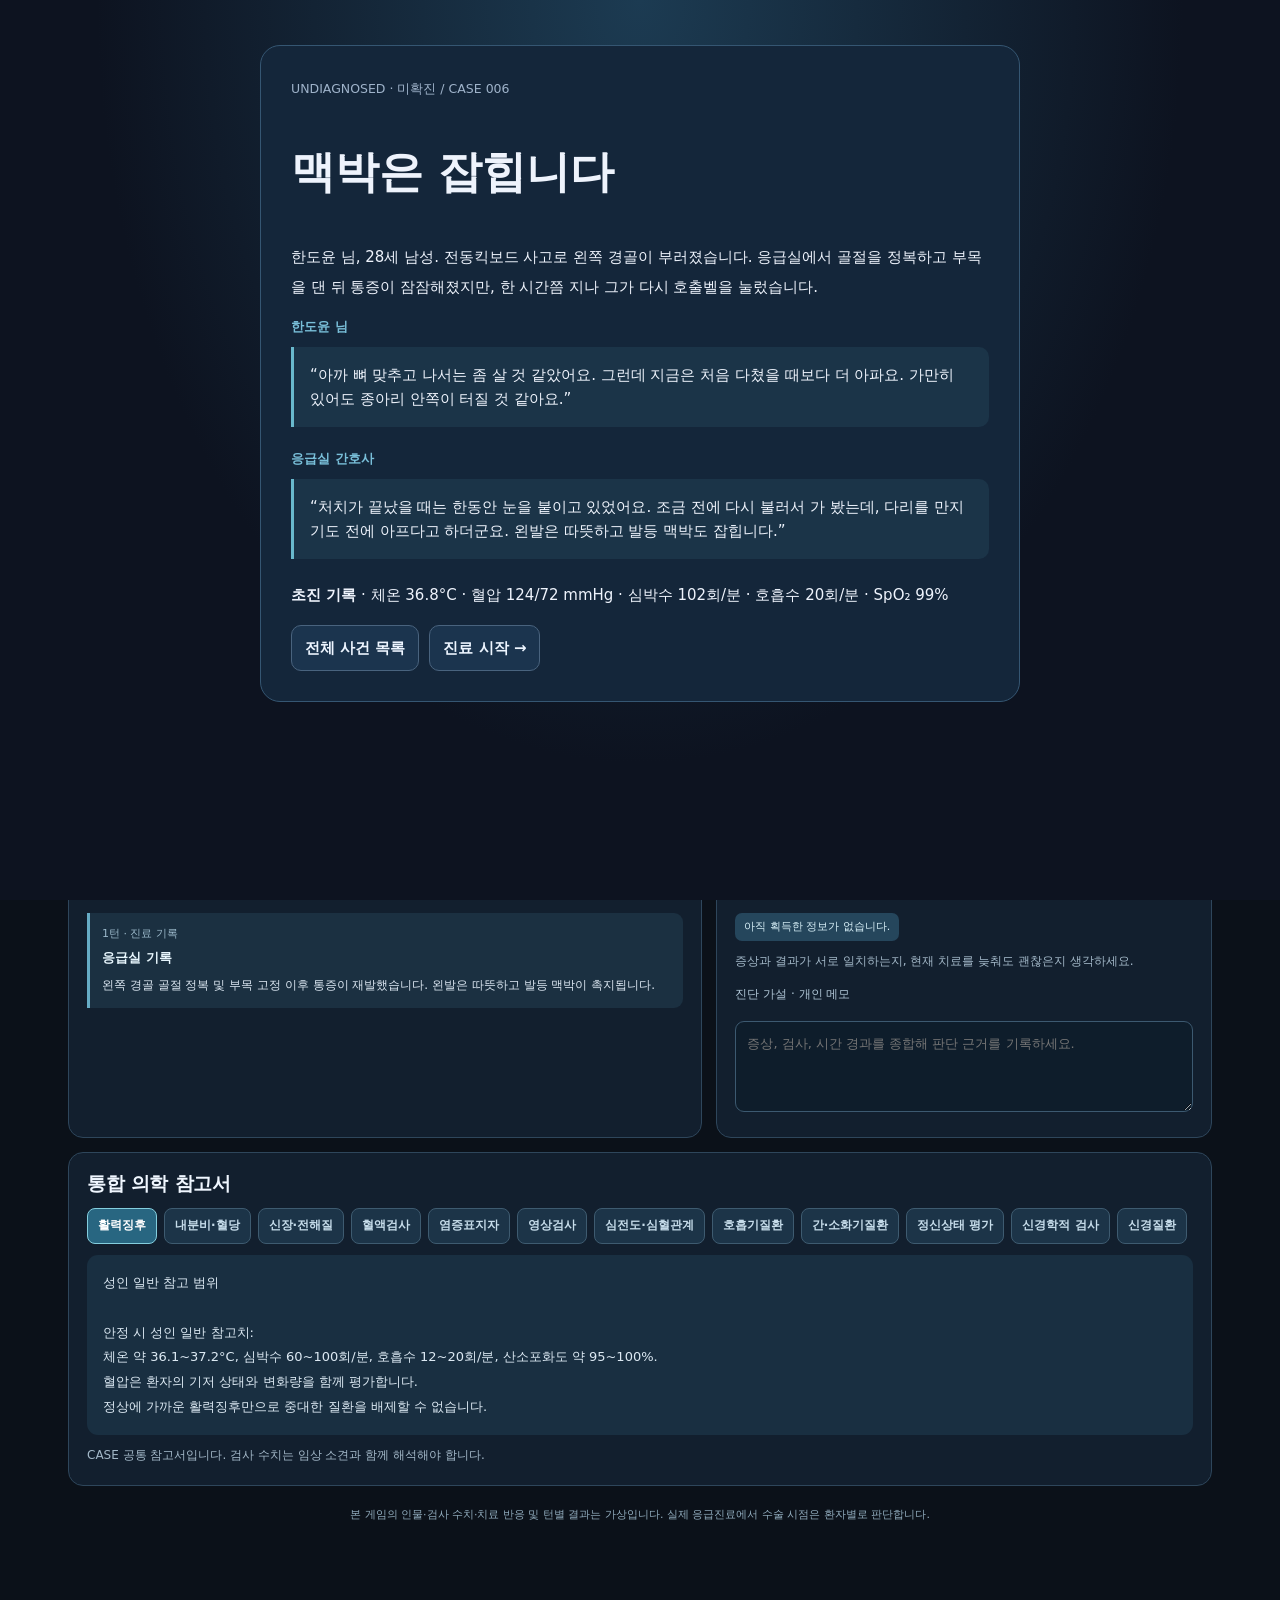
<file: case006.html>
<!doctype html>
<html lang="ko">
<head>
<meta charset="utf-8">
<meta name="viewport" content="width=device-width,initial-scale=1">
<title>미확진 | CASE 006 맥박은 잡힙니다</title>
<link rel="stylesheet" href="./shared-ui.css?v=3">
<link rel="stylesheet" href="./case-prologue.css">
<style>
:root{font-family:system-ui,-apple-system,'Pretendard','Noto Sans KR',sans-serif;background:#0b1119;color:#eaf3fc}
*{box-sizing:border-box}body{margin:0}button,textarea,select{font:inherit}button{cursor:pointer}
button:disabled{opacity:.4;cursor:not-allowed}a{color:#96d6ea}.hidden{display:none!important}
.ug-shell #speech{font-size:14px;line-height:1.9;white-space:pre-wrap}
.ug-shell #actions .ug-action{display:flex;width:100%;justify-content:space-between;align-items:center;text-align:left;gap:12px;border-radius:10px;border:1px solid #3d546a;background:#1b3042;color:#eaf3fc;padding:12px;min-height:58px;font-size:13px}
.ug-shell #actions .ug-action:hover:not(:disabled){border-color:#7abfd0;background:#24485b}
.ug-action strong{display:block;font-size:13px;line-height:1.6}.ug-action small{display:block;color:#afc3d2;font-size:11px;line-height:1.65;margin-top:3px}
.ug-action .action-cost{color:#91d9ea;font-size:12px;font-weight:800;white-space:nowrap}
.ug-shell .ug-bookbody{white-space:pre-wrap}
.ug-shell .ug-card .note{white-space:pre-wrap;line-height:1.85;background:#1b3244;padding:15px;border-left:3px solid #6bc0d4;border-radius:0 10px 10px 0;margin:11px 0}
.ug-shell #reports{display:flex;gap:7px;flex-wrap:wrap}
.ug-shell #reports button{border:1px solid #44667e;color:#dff1fc;background:#22394a;padding:8px 11px;border-radius:9px;font-size:12px}
.ug-shell #flags{display:flex;gap:6px;flex-wrap:wrap}
.ug-shell #flags span{font-size:11px;background:#23475b;border-radius:7px;padding:5px 8px;color:#d5eefa}
.ug-shell #evidence span{display:inline-flex;background:#25465c;border-radius:7px;padding:5px 9px;font-size:11px}
.ug-shell #journal .entry{white-space:normal}
.ug-shell .ug-final .ending-text{white-space:pre-wrap;line-height:2;font-size:14px}
.ug-shell .ug-final .ending-note{font-size:12px;color:#aac5d1;line-height:1.9}
.ug-shell .final-options{margin:14px 0;max-width:580px;display:grid;gap:10px}
.ug-shell .final-options select{background:#0e1f2e;color:#ecf7ff;border:1px solid #466782;border-radius:9px;padding:12px}
.ug-shell .final-options label{font-size:12px;color:#b9d0de}
.ug-shell .track{display:flex!important;gap:5px;min-height:7px;align-items:center;margin-top:11px}
.ug-shell .track .dot{display:block!important;flex:1 1 0;min-width:0;height:7px;border-radius:999px;background:#304253}
.ug-shell .track .dot.on{background:#51bfd2}
.modal{position:fixed;z-index:1800;inset:0;display:grid;place-items:center;padding:15px;background:#02060bd9}
.modal-box{background:#f7fafc;border:1px solid #c8d9e3;color:#132637;border-radius:15px;max-width:680px;width:100%;max-height:min(88vh,790px);overflow:auto;box-shadow:0 20px 65px #0009}
.modal-head{background:#e8f0f5;padding:17px 20px;border-bottom:1px solid #c9d8e2;display:flex;align-items:center;justify-content:space-between;gap:10px}
.modal-head small{display:block;font-size:11px;color:#486274}.modal-head strong{font-size:16px}
.modal-head button{background:#fff;color:#263f50;border:1px solid #9aafbc;border-radius:8px;padding:7px 11px}
.modal-meta{padding:13px 20px;display:grid;grid-template-columns:repeat(2,1fr);gap:7px;background:#f7fafc}
.modal-meta div{font-size:11px;color:#5c6f7b}.modal-meta strong{display:block;font-size:12px;color:#21394b;margin-top:3px}
.lab-table{width:100%;border-collapse:collapse;font-size:12px}
.lab-table th{background:#e8f0f6;color:#3c5767;text-align:left;padding:10px 15px}
.lab-table td{border-bottom:1px solid #dce5eb;padding:10px 15px}
.lab-table .abnormal{color:#b33528;font-weight:800}
.modal-note{padding:16px 20px;font-size:12px;line-height:1.8;color:#465e70;white-space:pre-wrap}
@media(max-width:540px){.modal-meta{grid-template-columns:1fr}.lab-table th,.lab-table td{padding:9px 7px;font-size:11px}}
</style>
</head>
<body>
<section class="cover" id="intro" aria-label="CASE 006 프롤로그">
 <div class="cover-inner">
  <small class="cover-kicker">UNDIAGNOSED · 미확진 / CASE 006</small>
  <h1>맥박은 잡힙니다</h1>
  <p>한도윤 님, 28세 남성. 전동킥보드 사고로 왼쪽 경골이 부러졌습니다. 응급실에서 골절을 정복하고 부목을 댄 뒤 통증이 잠잠해졌지만, 한 시간쯤 지나 그가 다시 호출벨을 눌렀습니다.</p>
  <div class="cover-speaker">한도윤 님</div>
  <blockquote>“아까 뼈 맞추고 나서는 좀 살 것 같았어요. 그런데 지금은 처음 다쳤을 때보다 더 아파요. 가만히 있어도 종아리 안쪽이 터질 것 같아요.”</blockquote>
  <div class="cover-speaker">응급실 간호사</div>
  <blockquote>“처치가 끝났을 때는 한동안 눈을 붙이고 있었어요. 조금 전에 다시 불러서 가 봤는데, 다리를 만지기도 전에 아프다고 하더군요. 왼발은 따뜻하고 발등 맥박도 잡힙니다.”</blockquote>
  <p><b>초진 기록</b> · 체온 36.8°C · 혈압 124/72 mmHg · 심박수 102회/분 · 호흡수 20회/분 · SpO₂ 99%</p>
  <div class="cover-foot">
   <a class="cover-btn" href="./?cases">전체 사건 목록</a>
   <button type="button" class="cover-btn" id="start">진료 시작 →</button>
  </div>
 </div>
</section>
<main class="ug-shell">
<header class="ug-header">
 <div class="ug-heading"><div class="ug-kicker">UNDIAGNOSED · 미확진 · CASE 006</div><h1>맥박은 잡힙니다</h1><p class="ug-subtitle">4턴 · 매 턴 4 AP · 행동당 2 AP</p></div>
 <nav class="ug-nav" aria-label="사건 탐색"><a class="ug-btn" href="./?cases">전체 사건 목록</a><button type="button" class="ug-btn" id="reset">처음부터</button></nav>
</header>
<div class="ug-stats">
 <div class="ug-stat"><small>진료 턴</small><strong id="turn">1 / 4</strong><div class="track" id="turnTrack"></div></div>
 <div class="ug-stat"><small>남은 행동력</small><strong id="ap">4 AP</strong><div class="track" id="apTrack"></div></div>
 <div class="ug-stat"><small>이번 턴 검사</small><strong id="count">0 / 2</strong></div>
 <div class="ug-stat"><small>진료 상태</small><strong id="status" class="ug-stat-small">초기 평가</strong><small id="stateDesc">문진 · 검사 · 처치</small></div>
</div>
<div class="ug-grid">
 <section class="ug-card ug-patient">
  <div class="ug-eyebrow" id="statecode">S1 · 응급실 내원</div>
  <h2 id="statetitle">다시 심해진 통증</h2>
  <div id="speech" class="note"></div><div id="vitals" class="vitals"></div>
  <p class="ug-hint" id="statehint">진료 중 직접 확인한 증상과 검사만 공개됩니다.</p>
  <div class="ug-patient-flags"><h3>치료 기록</h3><div id="flags"></div></div>
 </section>
 <section class="ug-card ug-actions">
  <h2>행동 선택</h2><div class="tabs" id="tabs"></div><div class="actions" id="actions"></div>
  <div class="ug-actions-footer"><span class="ug-hint">검사: 최대 2회/턴</span><button type="button" class="ug-btn-primary" id="next">다음 턴 →</button></div>
 </section>
 <section class="ug-card ug-card-wide ug-special"><h2>검사 결과 보관함</h2><div id="reports"></div><p class="ug-hint">검사를 시행한 경우에만 결과지를 열어볼 수 있습니다. 4턴 검사도 최종 소견을 제출하기 전에 결과를 확인할 수 있습니다.</p></section>
 <section class="ug-card ug-journal"><h2>진료 기록</h2><div id="journal"></div></section>
 <section class="ug-card ug-evidence"><h2>획득한 정보</h2><div id="evidence"></div><p class="ug-hint">증상과 결과가 서로 일치하는지, 현재 치료를 늦춰도 괜찮은지 생각하세요.</p><label class="ug-notes-label" for="memo">진단 가설 · 개인 메모</label><textarea id="memo" class="ug-notes" rows="3" placeholder="증상, 검사, 시간 경과를 종합해 판단 근거를 기록하세요."></textarea></section>
 <section class="ug-card ug-card-wide ug-book"><h2>통합 의학 참고서</h2><div class="ug-booknav" id="books"></div><div class="ug-bookbody" id="book"></div><p class="ug-hint">CASE 공통 참고서입니다. 검사 수치는 임상 소견과 함께 해석해야 합니다.</p></section>
 <section class="ug-final hidden" id="ending">
   <span class="ug-eyebrow">CASE 006 · 마지막 기록</span><h2 id="endingTitle">맥박은 잡힙니다</h2>
   <p class="ending-text" id="endingBody"></p>
   <div class="final-options hidden" id="diagnosisForm">
    <label for="guess">최종 진단</label>
    <select id="guess">
     <option value="">진단 선택</option>
     <option value="fracture">골절 후 통증</option>
     <option value="compartment">급성 구획증후군</option>
     <option value="artery">급성 동맥 손상</option>
     <option value="splint">부목에 의한 일시적 압박</option>
    </select>
    <button type="button" class="ug-btn-primary" id="submit">최종 소견 제출</button>
   </div>
   <div id="final" class="ending-text hidden"></div>
   <button type="button" class="ug-btn" id="replay">다시 플레이</button>
  </section>
</div>
<p class="ug-footer">본 게임의 인물·검사 수치·치료 반응 및 턴별 결과는 가상입니다. 실제 응급진료에서 수술 시점은 환자별로 판단합니다.</p>
</main>
<div class="modal hidden" id="labmodal" role="dialog" aria-modal="true" aria-labelledby="labtitle">
 <div class="modal-box">
  <div class="modal-head"><div><small>UNDIAGNOSED · 가상 임상검사실</small><strong id="labtitle">검사 결과지</strong></div><button id="closeReport" type="button">닫기 ✕</button></div>
  <div id="labbody"></div>
 </div>
</div>
<script src="./case-reference.js"></script>
<script>
"use strict";
const BOOK=Object.fromEntries(Object.entries(window.caseReference).map(([label, entry])=>[label, entry.title+"\n\n"+entry.body]));

const H=[["통증 양상","진통제를 맞고 잠깐 나았지만, 지금은 가만히 있어도 더 아파요."]];
const X=[
 {title:"하지 진찰",desc:"종아리 긴장도 및 움직임에 따른 통증",type:"exam"},
 {title:"신경·혈관 재평가",desc:"맥박·감각·운동 기능",type:"neuro"},
 {title:"기본 혈액검사",desc:"CBC·전해질·신장기능·CK",type:"blood"},
 {title:"X-ray 재촬영",desc:"골절 정렬 평가",type:"xray"},
 {title:"구획압 측정",desc:"구획압과 이완기 혈압 비교",type:"pressure"}
];
const T=[
 {title:"추가 진통",desc:"통증 조절",key:"analgesia",cost:2},
 {title:"외부 압박 해제",desc:"부목과 붕대의 압박을 풀고 재평가",key:"release",cost:2},
 {title:"응급 정형외과 평가",desc:"외상 전문의에게 평가 의뢰",key:"consult",cost:2},
 {title:"응급 근막절개술 결정",desc:"정형외과와 응급 감압 수술 진행",key:"surgery",cost:0}
];
const $=id=>document.getElementById(id);
const esc=s=>String(s).replace(/&/g,"&amp;").replace(/</g,"&lt;").replace(/>/g,"&gt;").replace(/"/g,"&quot;");
let g,tab="history",bookTab="활력징후";
function reset(){
 g={turn:1,ap:4,count:0,h:new Set(),x:new Set(),t:new Set(),labs:[],logs:[],tx:{},ended:false,submitted:false,response:""};
 tab="history";bookTab="활력징후";
 $("intro").classList.remove("hidden");$("ending").classList.add("hidden");$("final").classList.add("hidden");
 $("diagnosisForm").classList.add("hidden");$("labmodal").classList.add("hidden");
 $("guess").value="";$("memo").value="";$("final").textContent="";$("submit").disabled=false;
 log("응급실 기록","왼쪽 경골 골절 정복 및 부목 고정 이후 통증이 재발했습니다. 왼발은 따뜻하고 발등 맥박이 촉지됩니다.");render();
}
function log(title,body,tone){g.logs.unshift({turn:g.turn,title,body,tone:tone||""});}
function canAct(ap,test){return !g.ended&&g.ap>=ap&&(!test||g.count<2);}
function encounterState(){
 const symptoms=[
  ["다시 심해진 통증","가만히 있어도 종아리 통증이 점점 심해집니다.",102,20],
  ["새로 생긴 저림","“엄지랑 둘째 발가락 사이가 찌릿해요.”",109,22],
  ["발가락에 힘이 빠짐","저림이 뚜렷해지고 발가락을 들어 올리기 어렵습니다.",114,23],
  ["둔해지는 감각","“이제 만지는 것도 왼발은 좀 둔해요.”",116,24]
 ];
 const [title,speech,hr,rr]=symptoms[g.turn-1];
 const observation=g.surgeryTurn?"응급 감압 수술로 이어졌습니다.":"진료 중 직접 확인한 증상과 검사만 공개됩니다.";
 return ["S"+g.turn+" · 골절 후 경과",g.surgeryTurn?"응급 수술":title,speech+(g.response?"\n\n"+g.response:""),"36.8","124/72",hr,rr,99,observation];
}
function history(i){
 if(!H[i]||!canAct(2,false)||g.h.has(i))return;
 g.ap-=2;g.h.add(i);log("문진 · "+H[i][0],H[i][1]);render();
}
function reportData(type){
 const turn=g.turn, index=turn-1;
 const all={
  exam:{sample:"왼쪽 하지",rows:[["종아리","팽팽함","반대쪽과 비교"],["엄지발가락 수동 굴곡","앞쪽 종아리 통증이 크게 증가","수동 신장 소견"]],note:"진찰자가 발가락을 움직일 때 통증이 악화됩니다."},
  neuro:{sample:"왼쪽 하지",rows:[["발등 맥박","촉지됨","반대쪽과 비교"],["첫째·둘째 발가락 사이 감각",turn>=2?"감소":"보존","좌우 감각 비교"],["발가락 신전 근력",turn>=3?"저하":"보존","좌우 운동 비교"]],note:"신경·혈관 소견은 진료 턴에 따라 바뀔 수 있습니다."},
  blood:{sample:"정맥혈",rows:[["WBC",[10.8,10.9,11,11][index]+" ×10³/µL","4.0–11.0"],["Hb",[14.5,14.5,14.4,14.4][index]+" g/dL","13–17"],["혈소판",[247,247,245,245][index]+" ×10³/µL","150–450"],["Na⁺","139 mmol/L","135–145"],["K⁺",[4.1,4.2,4.4,4.6][index]+" mmol/L","3.5–5.0"],["크레아티닌","0.9 mg/dL","0.7–1.3"],["CK",[160,230,410,780][index]+" U/L","40–250",turn>=3?"HIGH":""]],note:"채혈 시점의 수치입니다. CK는 골격근 손상에 따라 상승할 수 있습니다."},
  xray:{sample:"경골 단순 방사선 영상",rows:[["골절 정렬","정복 직후와 비교해 유지","이전 영상과 비교"]],note:"골절 정렬을 확인했습니다."},
  pressure:{sample:"왼쪽 종아리 전방 구획",rows:[["구획압","52 mmHg","측정값"],["동시 이완기 혈압","72 mmHg","측정값"],["차이(ΔP)","20 mmHg","이완기 혈압 − 구획압","LOW"]],note:"진찰 소견과 함께 해석합니다."}
 };
 return all[type];
}
function testVisible(x){
 return x.type!=="pressure"||!!g.tx.consult;
}
function testLocked(x,i){
 if(!testVisible(x))return true;
 return (g.x.has(i)&&(x.type!=="blood"&&x.type!=="neuro"||g.labs.some(l=>l.type===x.type&&l.taken===g.turn)));
}
function study(i){
 const x=X[i];if(!x||!canAct(2,true)||testLocked(x,i))return;
 g.ap-=2;g.count++;g.x.add(i);
 g.labs.push({...reportData(x.type),title:x.title,type:x.type,taken:g.turn});
 log("검사 결과 · "+x.title,"검사 결과 보관함에서 상세 소견을 열 수 있습니다.");render();openReport(g.labs.length-1);
}
function canOperate(){return !!(g.tx.release&&g.tx.consult&&(g.x.has(0)||g.x.has(4)));}
function treat(i){
 const t=T[i];if(!t||!canAct(t.cost,false)||g.t.has(i)||(t.key==="surgery"&&!canOperate()))return;
 if(t.key==="surgery"){g.surgeryTurn=g.turn;finish();return;}
 g.ap-=t.cost;g.t.add(i);g.tx[t.key]=g.turn;
 const responses={
  analgesia:"통증이 잠시 줄어도 종아리 안쪽의 압박감은 남아 있습니다.",
  release:"외부에서 조이는 느낌은 줄었지만 깊은 종아리 통증이 지속됩니다.",
  consult:"정형외과 평가를 완료했습니다. 필요하면 구획압을 측정할 수 있습니다."
 };
 g.response=responses[t.key];log(t.title,g.response);render();
}
function reportHTML(r){
 let top='<div class="modal-meta"><div>환자 ID<strong>CASE 006 · 28세 남성</strong></div><div>검체<strong>'+esc(r.sample)+'</strong></div><div>검사 채취<strong>진료 '+r.taken+'턴</strong></div><div>검사 상태<strong>'+(r.status==="pending"?"검사 진행 중":"결과 보고 완료")+'</strong></div></div>';
 let rows=r.rows.map(a=>'<tr><td>'+esc(a[0])+'</td><td class="'+(a[3]==="HIGH"||a[3]==="LOW"?"abnormal":"")+'">'+esc(a[1])+'</td><td>'+esc(a[2])+'</td></tr>').join("");
 return top+'<table class="lab-table"><thead><tr><th>검사항목</th><th>결과</th><th>참고치/판독</th></tr></thead><tbody>'+rows+'</tbody></table><div class="modal-note">'+esc(r.note)+'</div>';
}
function openReport(i){
 let r=g.labs[i];if(!r)return;$("labtitle").textContent=r.title;$("labbody").innerHTML=reportHTML(r);$("labmodal").classList.remove("hidden");
}
function finish(){
 if(g.ended)return;
 g.ended=true;
 $("ending").classList.remove("hidden");$("diagnosisForm").classList.remove("hidden");
 $("endingTitle").textContent="최종 소견";
 $("endingBody").textContent=g.surgeryTurn?"응급 감압 수술을 진행했습니다. 진료 기록을 바탕으로 최종 진단을 제출하세요.":"진료가 끝났습니다. 확보한 소견으로 최종 진단을 제출하세요.";
 render();$("ending").scrollIntoView({behavior:"smooth",block:"start"});
}
function submitFinal(){
 if(!g.ended||g.submitted)return;
 const guess=$("guess").value;if(!guess){alert("최종 진단을 선택해 주세요.");return;}
 g.submitted=true;$("submit").disabled=true;
 const correct=guess==="compartment";
 const saved=correct&&g.surgeryTurn&&g.tx.consult<=3;
 $("endingTitle").textContent=saved?"기능 보존":g.surgeryTurn?(correct?"늦은 감압":"감압 후 진단 불일치"):"수술 지연";
 $("endingBody").textContent=saved?"응급 감압 후 발가락 운동과 감각이 회복됩니다.":g.surgeryTurn?(correct?"감압술을 시행했지만 이 환자에게는 발가락 감각 저하와 근력 약화가 남았습니다.":"감압술은 시행했지만 보고한 진단이 수술 소견과 일치하지 않습니다."):"재평가에서 급성 구획증후군이 확인됐지만 초기 진료에서는 감압이 이루어지지 않았습니다.";
 $("final").textContent="최종 진단 · 경골 골절 후 급성 구획증후군. 악화하는 통증, 수동 신장 통증과 감각 변화가 단서였습니다. 발등 맥박이 잡히거나 초기 CK가 정상이어도 구획증후군이 진행될 수 있습니다.";
 $("final").classList.remove("hidden");
}
function next(){
 if(g.ended)return;
 if(g.turn===4){finish();return;}
 g.turn++;g.ap=4;g.count=0;g.response="";
 log("진료 경과","새로운 진료 상태가 공개되었습니다.");render();
}
function actionButton(label,subtitle,cost,disabled,onClick){
 const b=document.createElement("button");b.type="button";b.className="ug-action";b.disabled=disabled;
 const left=document.createElement("span"),name=document.createElement("strong"),hint=document.createElement("small"),price=document.createElement("span");
 name.textContent=label;hint.textContent=subtitle;price.className="action-cost";price.textContent=cost?cost+" AP":"처치 결정";
 left.appendChild(name);left.appendChild(hint);b.appendChild(left);b.appendChild(price);b.onclick=onClick;return b;
}
function renderActions(){
 const nav=$("tabs"),a=$("actions");nav.innerHTML="";a.innerHTML="";
 [["history","문진"],["test","검사"],["therapy","처치"]].forEach(pair=>{
  const btn=document.createElement("button");btn.textContent=pair[1];btn.className=tab===pair[0]?"active":"";
  btn.onclick=()=>{tab=pair[0];renderActions()};nav.appendChild(btn);
 });
 if(g.ended)return;
 if(tab==="history")H.forEach((h,i)=>{a.appendChild(actionButton("H-"+String(i+1).padStart(2,"0")+" · "+h[0],"환자 문진",2,!canAct(2,false)||g.h.has(i),()=>history(i)));});
 if(tab==="test")X.forEach((x,i)=>{if(!testVisible(x))return;a.appendChild(actionButton("LAB-"+String(i+1).padStart(2,"0")+" · "+x.title,x.desc,2,!canAct(2,true)||testLocked(x,i),()=>study(i)));});
 if(tab==="therapy")T.forEach((t,i)=>{
  if(t.key==="surgery"&&!canOperate())return;
  a.appendChild(actionButton("TX-"+String(i+1).padStart(2,"0")+" · "+t.title,t.desc,t.cost,!canAct(t.cost,false)||g.t.has(i),()=>treat(i)));
 });
}
function renderBook(){
 const nav=$("books");nav.innerHTML="";
 Object.keys(BOOK).forEach(k=>{
  const b=document.createElement("button");b.textContent=k;b.className=k===bookTab?"on":"";b.onclick=()=>{bookTab=k;renderBook();};nav.appendChild(b);
 });
 $("book").textContent=BOOK[bookTab];
}
function render(){
 const p=encounterState();$("turn").textContent=g.turn+" / 4";$("ap").textContent=g.ap+" AP";$("count").textContent=g.count+" / 2";
 $("turnTrack").innerHTML=Array.from({length:4},(_,i)=>'<span class="dot '+(i<g.turn?"on":"")+'"></span>').join("");
 $("apTrack").innerHTML=Array.from({length:4},(_,i)=>'<span class="dot '+(i<g.ap?"on":"")+'"></span>').join("");
 $("status").textContent=g.ended?"진료 종료":p[1];$("stateDesc").textContent=g.ended?"최종 경과 확인":"문진 · 검사 · 처치";
 $("statecode").textContent=p[0];$("statetitle").textContent=p[1];$("speech").textContent=p[2];$("statehint").textContent=p[8];
 $("vitals").innerHTML=[["체온",p[3]+"°C"],["혈압",p[4]+" mmHg"],["심박수",p[5]+" bpm"],["호흡수",p[6]+"/min"],["SpO₂",p[7]+"%"]].map(v=>'<div><small>'+esc(v[0])+'</small><b>'+esc(v[1])+'</b></div>').join("");
 const treated=[...g.t].map(i=>T[i].title);$("flags").innerHTML=(treated.length?treated:["기록된 처치 없음"]).map(t=>"<span>"+esc(t)+"</span>").join("");
 $("journal").innerHTML=g.logs.map(item=>'<div class="entry '+(item.tone==="alert"?"alert":"")+'"><small>'+item.turn+'턴 · 진료 기록</small><strong>'+esc(item.title)+'</strong><p>'+esc(item.body)+'</p></div>').join("");
 const evid=[...g.h].map(i=>"H-"+String(i+1).padStart(2,"0")).concat([...g.x].map(i=>"LAB-"+String(i+1).padStart(2,"0")),[...g.t].map(i=>"TX-"+String(i+1).padStart(2,"0")));
 $("evidence").innerHTML=(evid.length?evid:["아직 획득한 정보가 없습니다."]).map(t=>"<span>"+esc(t)+"</span>").join("");
 const box=$("reports");box.innerHTML="";
 g.labs.forEach((r,i)=>{const btn=document.createElement("button");btn.textContent=(r.status==="pending"?"검사 대기 · ":"")+r.title+" · "+r.taken+"턴";btn.onclick=()=>openReport(i);box.appendChild(btn);});
 if(!g.labs.length)box.innerHTML='<span class="ug-hint">아직 검사한 항목이 없습니다.</span>';
 $("next").textContent=g.turn===4?("진료 종료 · 최종 소견 →"):"다음 턴 →";$("next").disabled=g.ended;
 renderActions();renderBook();
}
$("start").onclick=()=>{$("intro").classList.add("hidden");window.scrollTo(0,0)};
$("reset").onclick=reset;$("replay").onclick=reset;$("next").onclick=next;$("submit").onclick=submitFinal;
$("closeReport").onclick=()=>{$("labmodal").classList.add("hidden")};
$("labmodal").onclick=e=>{if(e.target===$("labmodal"))$("labmodal").classList.add("hidden")};
document.addEventListener("keydown",e=>{if(e.key==="Escape")$("labmodal").classList.add("hidden")});
reset();
</script>
</body>
</html>
</file>
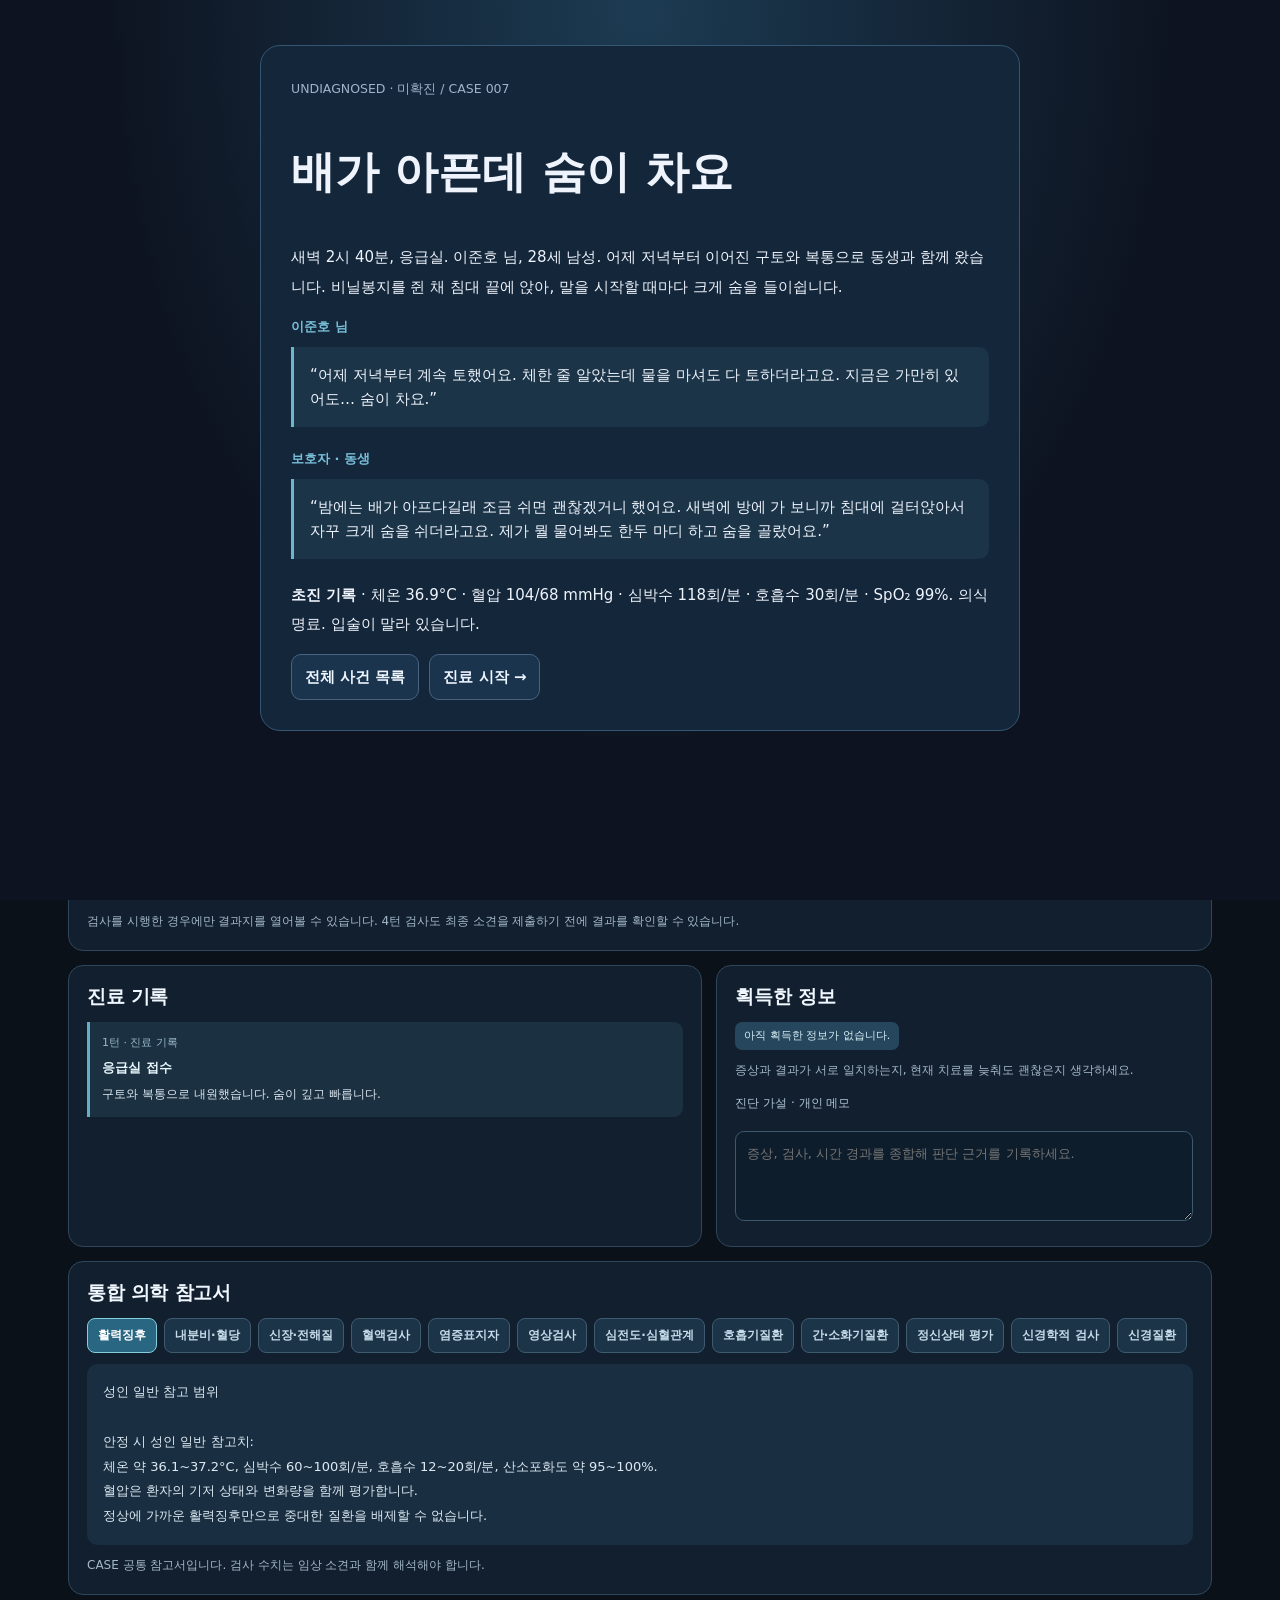
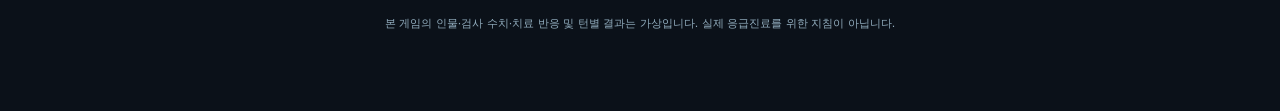
<file: case007.html>
<!doctype html>
<html lang="ko">
<head>
<meta charset="utf-8">
<meta name="viewport" content="width=device-width,initial-scale=1">
<title>미확진 | CASE 007 배가 아픈데 숨이 차요</title>
<link rel="stylesheet" href="./shared-ui.css?v=3">
<link rel="stylesheet" href="./case-prologue.css">
<style>
:root{font-family:system-ui,-apple-system,'Pretendard','Noto Sans KR',sans-serif;background:#0b1119;color:#eaf3fc}
*{box-sizing:border-box}body{margin:0}button,textarea,select{font:inherit}button{cursor:pointer}
button:disabled{opacity:.4;cursor:not-allowed}a{color:#96d6ea}.hidden{display:none!important}
.ug-shell #speech{font-size:14px;line-height:1.9;white-space:pre-wrap}
.ug-shell #actions .ug-action{display:flex;width:100%;justify-content:space-between;align-items:center;text-align:left;gap:12px;border-radius:10px;border:1px solid #3d546a;background:#1b3042;color:#eaf3fc;padding:12px;min-height:58px;font-size:13px}
.ug-shell #actions .ug-action:hover:not(:disabled){border-color:#7abfd0;background:#24485b}
.ug-action strong{display:block;font-size:13px;line-height:1.6}.ug-action small{display:block;color:#afc3d2;font-size:11px;line-height:1.65;margin-top:3px}
.ug-action .action-cost{color:#91d9ea;font-size:12px;font-weight:800;white-space:nowrap}
.ug-shell .ug-bookbody{white-space:pre-wrap}
.ug-shell .ug-card .note{white-space:pre-wrap;line-height:1.85;background:#1b3244;padding:15px;border-left:3px solid #6bc0d4;border-radius:0 10px 10px 0;margin:11px 0}
.ug-shell #reports{display:flex;gap:7px;flex-wrap:wrap}
.ug-shell #reports button{border:1px solid #44667e;color:#dff1fc;background:#22394a;padding:8px 11px;border-radius:9px;font-size:12px}
.ug-shell #flags{display:flex;gap:6px;flex-wrap:wrap}
.ug-shell #flags span{font-size:11px;background:#23475b;border-radius:7px;padding:5px 8px;color:#d5eefa}
.ug-shell #evidence span{display:inline-flex;background:#25465c;border-radius:7px;padding:5px 9px;font-size:11px}
.ug-shell #journal .entry{white-space:normal}
.ug-shell .ug-final .ending-text{white-space:pre-wrap;line-height:2;font-size:14px}
.ug-shell .ug-final .ending-note{font-size:12px;color:#aac5d1;line-height:1.9}
.ug-shell .final-options{margin:14px 0;max-width:580px;display:grid;gap:10px}
.ug-shell .final-options select{background:#0e1f2e;color:#ecf7ff;border:1px solid #466782;border-radius:9px;padding:12px}
.ug-shell .final-options label{font-size:12px;color:#b9d0de}
.ug-shell .track{display:flex!important;gap:5px;min-height:7px;align-items:center;margin-top:11px}
.ug-shell .track .dot{display:block!important;flex:1 1 0;min-width:0;height:7px;border-radius:999px;background:#304253}
.ug-shell .track .dot.on{background:#51bfd2}
.modal{position:fixed;z-index:1800;inset:0;display:grid;place-items:center;padding:15px;background:#02060bd9}
.modal-box{background:#f7fafc;border:1px solid #c8d9e3;color:#132637;border-radius:15px;max-width:680px;width:100%;max-height:min(88vh,790px);overflow:auto;box-shadow:0 20px 65px #0009}
.modal-head{background:#e8f0f5;padding:17px 20px;border-bottom:1px solid #c9d8e2;display:flex;align-items:center;justify-content:space-between;gap:10px}
.modal-head small{display:block;font-size:11px;color:#486274}.modal-head strong{font-size:16px}
.modal-head button{background:#fff;color:#263f50;border:1px solid #9aafbc;border-radius:8px;padding:7px 11px}
.modal-meta{padding:13px 20px;display:grid;grid-template-columns:repeat(2,1fr);gap:7px;background:#f7fafc}
.modal-meta div{font-size:11px;color:#5c6f7b}.modal-meta strong{display:block;font-size:12px;color:#21394b;margin-top:3px}
.lab-table{width:100%;border-collapse:collapse;font-size:12px}
.lab-table th{background:#e8f0f6;color:#3c5767;text-align:left;padding:10px 15px}
.lab-table td{border-bottom:1px solid #dce5eb;padding:10px 15px}
.lab-table .abnormal{color:#b33528;font-weight:800}
.modal-note{padding:16px 20px;font-size:12px;line-height:1.8;color:#465e70;white-space:pre-wrap}
@media(max-width:540px){.modal-meta{grid-template-columns:1fr}.lab-table th,.lab-table td{padding:9px 7px;font-size:11px}}
</style>
</head>
<body>
<section class="cover" id="intro" aria-label="CASE 007 프롤로그">
 <div class="cover-inner">
  <small class="cover-kicker">UNDIAGNOSED · 미확진 / CASE 007</small>
  <h1>배가 아픈데 숨이 차요</h1>
  <p>새벽 2시 40분, 응급실. 이준호 님, 28세 남성. 어제 저녁부터 이어진 구토와 복통으로 동생과 함께 왔습니다. 비닐봉지를 쥔 채 침대 끝에 앉아, 말을 시작할 때마다 크게 숨을 들이쉽니다.</p>
  <div class="cover-speaker">이준호 님</div>
  <blockquote>“어제 저녁부터 계속 토했어요. 체한 줄 알았는데 물을 마셔도 다 토하더라고요. 지금은 가만히 있어도… 숨이 차요.”</blockquote>
  <div class="cover-speaker">보호자 · 동생</div>
  <blockquote>“밤에는 배가 아프다길래 조금 쉬면 괜찮겠거니 했어요. 새벽에 방에 가 보니까 침대에 걸터앉아서 자꾸 크게 숨을 쉬더라고요. 제가 뭘 물어봐도 한두 마디 하고 숨을 골랐어요.”</blockquote>
  <p><b>초진 기록</b> · 체온 36.9°C · 혈압 104/68 mmHg · 심박수 118회/분 · 호흡수 30회/분 · SpO₂ 99%. 의식 명료. 입술이 말라 있습니다.</p>
  <div class="cover-foot">
   <a class="cover-btn" href="./?cases">전체 사건 목록</a>
   <button type="button" class="cover-btn" id="start">진료 시작 →</button>
  </div>
 </div>
</section>
<main class="ug-shell">
<header class="ug-header">
 <div class="ug-heading"><div class="ug-kicker">UNDIAGNOSED · 미확진 · CASE 007</div><h1>배가 아픈데 숨이 차요</h1><p class="ug-subtitle">4턴 · 매 턴 4 AP · 문진 1 AP · 검사·처치 2 AP</p></div>
 <nav class="ug-nav" aria-label="사건 탐색"><a class="ug-btn" href="./?cases">전체 사건 목록</a><button type="button" class="ug-btn" id="reset">처음부터</button></nav>
</header>
<div class="ug-stats">
 <div class="ug-stat"><small>진료 턴</small><strong id="turn">1 / 4</strong><div class="track" id="turnTrack"></div></div>
 <div class="ug-stat"><small>남은 행동력</small><strong id="ap">4 AP</strong><div class="track" id="apTrack"></div></div>
 <div class="ug-stat"><small>이번 턴 검사</small><strong id="count">0 / 2</strong></div>
 <div class="ug-stat"><small>진료 상태</small><strong id="status" class="ug-stat-small">초기 평가</strong><small id="stateDesc">문진 · 검사 · 처치</small></div>
</div>
<div class="ug-grid">
 <section class="ug-card ug-patient">
  <div class="ug-eyebrow" id="statecode">S1 · 응급실 내원</div>
  <h2 id="statetitle">복통과 빠른 호흡</h2>
  <div id="speech" class="note"></div><div id="vitals" class="vitals"></div>
  <p class="ug-hint" id="statehint">진료 중 직접 확인한 증상과 검사만 공개됩니다.</p>
  <div class="ug-patient-flags"><h3>치료 기록</h3><div id="flags"></div></div>
 </section>
 <section class="ug-card ug-actions">
  <h2>행동 선택</h2><div class="tabs" id="tabs"></div><div class="actions" id="actions"></div>
  <div class="ug-actions-footer"><span class="ug-hint">검사: 최대 2회/턴</span><button type="button" class="ug-btn-primary" id="next">다음 턴 →</button></div>
 </section>
 <section class="ug-card ug-card-wide ug-special"><h2>검사 결과 보관함</h2><div id="reports"></div><p class="ug-hint">검사를 시행한 경우에만 결과지를 열어볼 수 있습니다. 4턴 검사도 최종 소견을 제출하기 전에 결과를 확인할 수 있습니다.</p></section>
 <section class="ug-card ug-journal"><h2>진료 기록</h2><div id="journal"></div></section>
 <section class="ug-card ug-evidence"><h2>획득한 정보</h2><div id="evidence"></div><p class="ug-hint">증상과 결과가 서로 일치하는지, 현재 치료를 늦춰도 괜찮은지 생각하세요.</p><label class="ug-notes-label" for="memo">진단 가설 · 개인 메모</label><textarea id="memo" class="ug-notes" rows="3" placeholder="증상, 검사, 시간 경과를 종합해 판단 근거를 기록하세요."></textarea></section>
 <section class="ug-card ug-card-wide ug-book"><h2>통합 의학 참고서</h2><div class="ug-booknav" id="books"></div><div class="ug-bookbody" id="book"></div><p class="ug-hint">CASE 공통 참고서입니다. 검사 수치는 임상 소견과 함께 해석해야 합니다.</p></section>
 <section class="ug-final hidden" id="ending">
   <span class="ug-eyebrow">CASE 007 · 마지막 기록</span><h2 id="endingTitle">배가 아픈데 숨이 차요</h2>
   <p class="ending-text" id="endingBody"></p>
   <div class="final-options hidden" id="diagnosisForm">
    <label for="guess">최종 진단</label>
    <select id="guess">
     <option value="">진단 선택</option>
     <option value="gastro">급성 위장염과 탈수</option>
     <option value="pancreas">급성 췌장염</option>
     <option value="dka">당뇨병성 케톤산증</option>
     <option value="hhs">고삼투압성 고혈당 상태</option>
    </select>
    <label for="plan">다음 처치</label>
    <select id="plan">
     <option value="">처치 선택</option>
     <option value="observe">수액만 유지하고 경과 관찰</option>
     <option value="stop">혈당 하강을 확인하고 인슐린 중단</option>
     <option value="continue">포도당 포함 수액으로 조정하고 인슐린·칼륨 감시 지속</option>
     <option value="oxygen">산소치료를 우선하고 대사 이상 재평가</option>
    </select>
    <button type="button" class="ug-btn-primary" id="submit">최종 소견 제출</button>
   </div>
   <div id="final" class="ending-text hidden"></div>
   <button type="button" class="ug-btn" id="replay">다시 플레이</button>
  </section>
</div>
<p class="ug-footer">본 게임의 인물·검사 수치·치료 반응 및 턴별 결과는 가상입니다. 실제 응급진료를 위한 지침이 아닙니다.</p>
</main>
<div class="modal hidden" id="labmodal" role="dialog" aria-modal="true" aria-labelledby="labtitle">
 <div class="modal-box">
  <div class="modal-head"><div><small>UNDIAGNOSED · 가상 임상검사실</small><strong id="labtitle">검사 결과지</strong></div><button id="closeReport" type="button">닫기 ✕</button></div>
  <div id="labbody"></div>
 </div>
</div>
<script src="./case-reference.js"></script>
<script>
"use strict";
const BOOK=Object.fromEntries(Object.entries(window.caseReference).map(([label, entry])=>[label, entry.title+"\n\n"+entry.body]));

const H=[
 ["평소 질환과 복용약","제1형 당뇨가 있어요. 어제는 계속 토해서 밥도 못 먹었고, 밤에 맞는 인슐린도 건너뛰었어요."],
 ["최근 식사와 동행자 증상","어제 동료랑 제육덮밥을 먹었어요. 저녁부터 토했는데, 같이 먹은 동료는 괜찮대요."],
 ["복통과 구토 양상","명치가 먼저 불편했고 이제는 배 전체가 아파요. 물만 마셔도 토했어요. 설사는 없었어요."],
 ["최근 갈증과 소변 변화","토하기 이틀 전부터 목이 말랐어요. 새벽에도 소변 보러 몇 번이나 깼고요."],
 ["숨이 차기 시작한 시점","배가 아프고 토한 다음부터요. 기침은 없어요. 계속 크게 쉬어야 하는 느낌이에요."]
];
const X=[
 {title:"기본 혈액검사",desc:"CBC·혈당·전해질·신장기능",type:"blood"},
 {title:"복부 진찰",desc:"압통의 위치와 복막 자극 소견",type:"exam"},
 {title:"정맥혈가스·혈중 케톤 검사",desc:"산염기 상태와 혈중 케톤 측정",type:"gas"},
 {title:"흉부 X-ray",desc:"호흡곤란의 흉부 원인 평가",type:"xray"},
 {title:"혈중 리파아제",desc:"췌장 효소 측정",type:"lipase"},
 {title:"전해질 재검",desc:"혈중 전해질의 변화 확인",type:"repeat"},
 {title:"치료 반응 재평가",desc:"혈당·칼륨·pH·혈중 케톤 추세",type:"response"}
];
const T=[
 {title:"정맥 수액 시작",desc:"정맥 수액 투여",key:"fluid"},
 {title:"수액 및 전해질 보충",desc:"검사 결과에 맞춰 수액과 전해질 투여",key:"replace"},
 {title:"인슐린 치료 시작",desc:"인슐린 투여",key:"insulin"},
 {title:"항구토제 투여",desc:"구역·구토 조절",key:"antiemetic"}
];
const $=id=>document.getElementById(id);
const esc=s=>String(s).replace(/&/g,"&amp;").replace(/</g,"&lt;").replace(/>/g,"&gt;").replace(/"/g,"&quot;");
let g,tab="history",bookTab="활력징후";
function reset(){
 g={turn:1,ap:4,count:0,h:new Set(),x:new Set(),t:new Set(),labs:[],logs:[],tx:{},ended:false,submitted:false,response:"",verified:false,complication:false,safeInsulin:false};
 tab="history";bookTab="활력징후";
 for(const id of ["ending","final","diagnosisForm","labmodal"])$(id).classList.add("hidden");
 $("intro").classList.remove("hidden");
 for(const id of ["guess","plan","memo"])$(id).value="";
 $("submit").disabled=false;
 log("응급실 접수","구토와 복통으로 내원했습니다. 숨이 깊고 빠릅니다.");render();
}
function log(title,body,tone){g.logs.unshift({turn:g.turn,title,body,tone:tone||""});}
function canAct(ap,test){return !g.ended&&g.ap>=ap&&(!test||g.count<2);}
function encounterState(){
 const hydrated=!!(g.tx.fluid||g.tx.replace);
 const states=[
  ["복통과 빠른 호흡","환자가 구토 봉투를 쥔 채 문장 중간마다 깊게 숨을 들이쉽니다."],
  ["숨을 쉬는 데 힘이 들어요","환자가 침대에 등을 기대지만 깊은 호흡은 이어집니다."],
  ["지속되는 깊은 호흡","환자가 입술에 물을 묻힙니다. “숨 쉬는 데 힘이 다 들어가는 것 같아요.”"],
  ["진료 경과","환자가 비닐봉지를 내려놓습니다. “아까보다는 숨이 편해요.”"]
 ];
 const [title,speech]=states[g.turn-1];
 const note=g.turn===4&&!g.safeInsulin?"환자는 여전히 깊고 빠르게 숨을 쉬고 있습니다.":speech;
 return ["S"+g.turn+" · 진료 경과",title,note+(g.response?"\n\n"+g.response:""),"36.9",hydrated?"112/72":"104/68",hydrated?"108":"118",g.safeInsulin?"26":"30","99","진료 중 얻은 소견을 비교하세요."];
}
function history(i){
 if(!H[i]||!canAct(1,false)||g.h.has(i))return;
 g.ap--;g.h.add(i);log("문진 · "+H[i][0],H[i][1]);render();
}
function potassium(){return g.safeInsulin?3.6:g.complication?2.7:g.tx.replace&&g.turn>g.tx.replace?3.7:3.0;}
function reportData(type){
 const k=potassium();
 const rowK=["칼륨",k.toFixed(1)+" mmol/L","3.5–5.0",k<3.5?"LOW":""];
 const metabolic=[["정맥혈 pH",g.safeInsulin?"7.27":"7.18","정맥혈 참고치 7.31–7.41","LOW"],["HCO₃⁻",g.safeInsulin?"15 mmol/L":"10 mmol/L","22–28","LOW"],["β-하이드록시부티레이트",g.safeInsulin?"2.4 mmol/L":"5.4 mmol/L","< 0.6","HIGH"]];
 const glucose=["혈당",g.safeInsulin?"218 mg/dL":"348 mg/dL","임상 상황에 따라 해석","HIGH"];
 return {
  blood:{sample:"정맥혈",rows:[glucose,rowK,["Na⁺","133 mmol/L","135–145","LOW"],["Cl⁻","98 mmol/L","98–107"],["Cr","1.3 mg/dL","0.7–1.3"],["WBC","13,200 /µL","4,000–11,000","HIGH"],["Hb","15.7 g/dL","13–17"],["혈소판","268,000 /µL","150,000–450,000"]],note:"채혈 시점의 수치입니다."},
  exam:{sample:"복부 진찰",rows:[["압통","복부 전반","뚜렷한 국소 압통이나 반발통 없음"]],note:"복부 전반에 압통이 있습니다."},
  gas:{sample:"정맥혈",rows:metabolic,note:"산염기 및 혈중 케톤 결과입니다."},
  xray:{sample:"흉부 단순 방사선 영상",rows:[["폐야","뚜렷한 침윤 없음","기흉 소견 없음"]],note:"흉부 X-ray 판독 결과입니다."},
  lipase:{sample:"정맥혈",rows:[["리파아제","32 U/L","13–60"]],note:"검사실 참고 범위 이내입니다."},
  repeat:{sample:"정맥혈",rows:[rowK,["Na⁺","135 mmol/L","135–145"]],note:"현재 시점의 전해질 결과입니다."},
  response:{sample:"정맥혈",rows:[glucose,rowK,...metabolic],note:"이전 검사와 비교해 치료 반응을 평가합니다."}
 }[type];
}
function testVisible(x){
 if(x.type==="repeat")return g.x.has(0);
 if(x.type==="response")return !!g.tx.insulin&&g.turn>g.tx.insulin;
 return true;
}
function testLocked(x,i){
 if(!testVisible(x))return true;
 if(x.type==="repeat")return g.labs.some(r=>r.type==="repeat"&&r.taken===g.turn);
 if(x.type==="response")return g.x.has(i);
 return g.x.has(i);
}
function study(i){
 const x=X[i];if(!x||!canAct(2,true)||testLocked(x,i))return;
 g.ap-=2;g.count++;g.x.add(i);
 if(x.type==="repeat")g.verified=potassium()>3.5;
 g.labs.push({...reportData(x.type),type:x.type,title:x.title,taken:g.turn});
 log("검사 결과 · "+x.title,"검사 결과 보관함에서 상세 소견을 열 수 있습니다.");render();openReport(g.labs.length-1);
}
function treatmentVisible(t){return t.key!=="replace"||g.x.has(0);}
function treat(i){
 const t=T[i];if(!t||!canAct(2,false)||g.t.has(i)||!treatmentVisible(t))return;
 g.ap-=2;g.t.add(i);g.tx[t.key]=g.turn;
 const responses={
  fluid:"맥박이 느려지고 입 마름이 덜해졌습니다. 깊고 빠른 호흡은 이어집니다.",
  replace:"수액과 칼륨 보충을 시작했습니다. 환자는 입 마름이 조금 나아졌다고 말합니다.",
  antiemetic:"구토는 줄었지만 가만히 누워서도 숨이 깊고 빠릅니다.",
  insulin:"인슐린 투여를 시작했습니다."
 };
 if(t.key==="insulin"){
  g.safeInsulin=g.verified;
  if(!g.safeInsulin){g.complication=true;responses.insulin+=" 모니터에 심실 조기수축이 나타납니다.";}
 }
 g.response=responses[t.key];log(t.title,g.response);render();
}
function reportHTML(r){
 let top='<div class="modal-meta"><div>환자 ID<strong>CASE 007 · 28세 남성</strong></div><div>검체<strong>'+esc(r.sample)+'</strong></div><div>검사 채취<strong>진료 '+r.taken+'턴</strong></div><div>검사 상태<strong>'+(r.status==="pending"?"검사 진행 중":"결과 보고 완료")+'</strong></div></div>';
 let rows=r.rows.map(a=>'<tr><td>'+esc(a[0])+'</td><td class="'+(a[3]==="HIGH"||a[3]==="LOW"?"abnormal":"")+'">'+esc(a[1])+'</td><td>'+esc(a[2])+'</td></tr>').join("");
 return top+'<table class="lab-table"><thead><tr><th>검사항목</th><th>결과</th><th>참고치/판독</th></tr></thead><tbody>'+rows+'</tbody></table><div class="modal-note">'+esc(r.note)+'</div>';
}
function openReport(i){
 let r=g.labs[i];if(!r)return;$("labtitle").textContent=r.title;$("labbody").innerHTML=reportHTML(r);$("labmodal").classList.remove("hidden");
}
function finish(){
 if(g.ended)return;
 g.ended=true;
 $("ending").classList.remove("hidden");$("diagnosisForm").classList.remove("hidden");
 $("endingTitle").textContent="최종 소견";
 $("endingBody").textContent="진료 기록을 바탕으로 최종 진단과 다음 처치를 제출하세요.";
 render();$("ending").scrollIntoView({behavior:"smooth",block:"start"});
}
function submitFinal(){
 if(!g.ended||g.submitted)return;
 const guess=$("guess").value;if(!guess){alert("최종 진단을 선택해 주세요.");return;}
 if(!$("plan").value){alert("다음 처치를 선택해 주세요.");return;}
 g.submitted=true;$("submit").disabled=true;
 const plan=$("plan").value;
 const ready=g.h.has(0)&&g.x.has(0)&&g.x.has(2)&&g.x.has(5)&&g.x.has(6)&&g.safeInsulin;
 let title="치료 지연",body="환자의 호흡은 여전히 깊고 빠릅니다. 다음 근무자가 대사 이상을 다시 평가하고 치료를 이어갑니다.";
 if(g.complication){
  title="모니터 알람";body="환자가 가슴이 덜컥거린다고 말합니다. 재검에서 칼륨이 더 낮아져 있습니다. 인슐린을 멈추고 칼륨을 보충하는 동안 케톤산증 치료가 지연됩니다.";
 }else if(g.safeInsulin&&plan==="stop"){
  title="내려간 숫자";body="혈당이 내려가 인슐린을 중단했습니다. 구역감과 깊은 호흡이 이어지고, 재검에서 케톤과 산증이 남아 있어 치료를 다시 시작합니다.";
 }else if(guess==="dka"&&plan==="continue"&&ready){
  title="한 문장을 끝까지";body="다음 날 아침, 케톤 0.4 mmol/L, 정맥혈 pH 7.34. 식사를 다시 시작한 환자와 피하 인슐린 전환 계획을 점검합니다.\n\n“어제는 말 한마디 하려면 중간에 꼭 숨을 쉬어야 했는데, 지금은 한 문장을 끝까지 말할 수 있네요.”\n\n이번에는 정말 한 번에 끝까지 말했습니다.";
 }else if(g.safeInsulin){
  title="야간 인계";body="환자의 상태는 안정되었고 입원 치료를 이어갑니다. 다음 근무자가 케톤과 산증의 경과를 다시 확인합니다.";
 }
 $("endingTitle").textContent=title;$("endingBody").textContent=body;
 $("final").textContent="최종 진단 · 당뇨병성 케톤산증. 깊고 빠른 호흡, 케톤 증가와 산증이 주요 단서였습니다. 이 환자는 칼륨이 낮아 보충 후 재확인을 거쳐 인슐린을 시작해야 했습니다. 혈당이 먼저 떨어져도 케톤산증이 지속될 수 있습니다.";
 $("final").classList.remove("hidden");
}
function next(){
 if(g.ended)return;
 if(g.turn===4){finish();return;}
 g.turn++;g.ap=4;g.count=0;g.response="";
 log("진료 경과","새로운 진료 상태가 공개되었습니다.");render();
}
function actionButton(label,subtitle,cost,disabled,onClick){
 const b=document.createElement("button");b.type="button";b.className="ug-action";b.disabled=disabled;
 const left=document.createElement("span"),name=document.createElement("strong"),hint=document.createElement("small"),price=document.createElement("span");
 name.textContent=label;hint.textContent=subtitle;price.className="action-cost";price.textContent=cost?cost+" AP":"처치 결정";
 left.appendChild(name);left.appendChild(hint);b.appendChild(left);b.appendChild(price);b.onclick=onClick;return b;
}
function renderActions(){
 const nav=$("tabs"),a=$("actions");nav.innerHTML="";a.innerHTML="";
 [["history","문진"],["test","검사"],["therapy","처치"]].forEach(pair=>{
  const btn=document.createElement("button");btn.textContent=pair[1];btn.className=tab===pair[0]?"active":"";
  btn.onclick=()=>{tab=pair[0];renderActions()};nav.appendChild(btn);
 });
 if(g.ended)return;
 if(tab==="history")H.forEach((h,i)=>{a.appendChild(actionButton("H-"+String(i+1).padStart(2,"0")+" · "+h[0],"환자 문진",1,!canAct(1,false)||g.h.has(i),()=>history(i)));});
 if(tab==="test")X.forEach((x,i)=>{if(!testVisible(x))return;a.appendChild(actionButton("LAB-"+String(i+1).padStart(2,"0")+" · "+x.title,x.desc,2,!canAct(2,true)||testLocked(x,i),()=>study(i)));});
 if(tab==="therapy")T.forEach((t,i)=>{
  if(!treatmentVisible(t))return;
  a.appendChild(actionButton("TX-"+String(i+1).padStart(2,"0")+" · "+t.title,t.desc,2,!canAct(2,false)||g.t.has(i),()=>treat(i)));
 });
}
function renderBook(){
 const nav=$("books");nav.innerHTML="";
 Object.keys(BOOK).forEach(k=>{
  const b=document.createElement("button");b.textContent=k;b.className=k===bookTab?"on":"";b.onclick=()=>{bookTab=k;renderBook();};nav.appendChild(b);
 });
 $("book").textContent=BOOK[bookTab];
}
function render(){
 const p=encounterState();$("turn").textContent=g.turn+" / 4";$("ap").textContent=g.ap+" AP";$("count").textContent=g.count+" / 2";
 $("turnTrack").innerHTML=Array.from({length:4},(_,i)=>'<span class="dot '+(i<g.turn?"on":"")+'"></span>').join("");
 $("apTrack").innerHTML=Array.from({length:4},(_,i)=>'<span class="dot '+(i<g.ap?"on":"")+'"></span>').join("");
 $("status").textContent=g.ended?"진료 종료":p[1];$("stateDesc").textContent=g.ended?"최종 경과 확인":"문진 · 검사 · 처치";
 $("statecode").textContent=p[0];$("statetitle").textContent=p[1];$("speech").textContent=p[2];$("statehint").textContent=p[8];
 $("vitals").innerHTML=[["체온",p[3]+"°C"],["혈압",p[4]+" mmHg"],["심박수",p[5]+" bpm"],["호흡수",p[6]+"/min"],["SpO₂",p[7]+"%"]].map(v=>'<div><small>'+esc(v[0])+'</small><b>'+esc(v[1])+'</b></div>').join("");
 const treated=[...g.t].map(i=>T[i].title);$("flags").innerHTML=(treated.length?treated:["기록된 처치 없음"]).map(t=>"<span>"+esc(t)+"</span>").join("");
 $("journal").innerHTML=g.logs.map(item=>'<div class="entry '+(item.tone==="alert"?"alert":"")+'"><small>'+item.turn+'턴 · 진료 기록</small><strong>'+esc(item.title)+'</strong><p>'+esc(item.body)+'</p></div>').join("");
 const evid=[...g.h].map(i=>"H-"+String(i+1).padStart(2,"0")).concat([...g.x].map(i=>"LAB-"+String(i+1).padStart(2,"0")),[...g.t].map(i=>"TX-"+String(i+1).padStart(2,"0")));
 $("evidence").innerHTML=(evid.length?evid:["아직 획득한 정보가 없습니다."]).map(t=>"<span>"+esc(t)+"</span>").join("");
 const box=$("reports");box.innerHTML="";
 g.labs.forEach((r,i)=>{const btn=document.createElement("button");btn.textContent=(r.status==="pending"?"검사 대기 · ":"")+r.title+" · "+r.taken+"턴";btn.onclick=()=>openReport(i);box.appendChild(btn);});
 if(!g.labs.length)box.innerHTML='<span class="ug-hint">아직 검사한 항목이 없습니다.</span>';
 $("next").textContent=g.turn===4?("진료 종료 · 최종 소견 →"):"다음 턴 →";$("next").disabled=g.ended;
 renderActions();renderBook();
}
$("start").onclick=()=>{$("intro").classList.add("hidden");window.scrollTo(0,0)};
$("reset").onclick=reset;$("replay").onclick=reset;$("next").onclick=next;$("submit").onclick=submitFinal;
$("closeReport").onclick=()=>{$("labmodal").classList.add("hidden")};
$("labmodal").onclick=e=>{if(e.target===$("labmodal"))$("labmodal").classList.add("hidden")};
document.addEventListener("keydown",e=>{if(e.key==="Escape")$("labmodal").classList.add("hidden")});
reset();
</script>
</body>
</html>
</file>
<file: shared-ui.css>
/* UNDIAGNOSED · shared in-game interface v1
   The four cases retain their independent story logic and controls. */
.ug-shell{width:100%;max-width:1180px;margin:0 auto;padding:22px 18px 65px;color:#e9f2fa;font-family:system-ui,-apple-system,'Pretendard','Noto Sans KR',sans-serif;font-size:14px;line-height:1.65}
.ug-shell *{box-sizing:border-box}
.ug-shell .ug-header{display:flex;justify-content:space-between;align-items:center;gap:16px;flex-wrap:wrap;margin:0 0 17px;padding:0}
.ug-shell .ug-heading{min-width:0;flex:1 1 310px}
.ug-shell .ug-kicker{color:#80cfdf;font-size:11px;font-weight:800;letter-spacing:.1em;line-height:1.6}
.ug-shell .ug-header h1{font-size:clamp(26px,4vw,36px);line-height:1.2;letter-spacing:-.035em;margin:5px 0 6px;font-weight:780}
.ug-shell .ug-subtitle{color:#aec0cf;font-size:12px;line-height:1.7;margin:0}
.ug-shell .ug-nav{display:flex;align-items:center;justify-content:flex-end;gap:9px;flex-wrap:wrap}
.ug-shell .ug-btn,.ug-shell a.ug-btn,.ug-shell .ug-actions-footer button,.ug-shell .ug-final button{display:inline-flex;justify-content:center;align-items:center;text-decoration:none;border-radius:9px;border:1px solid #47657b;background:#20364a;color:#f0f7ff;padding:10px 14px;font-size:13px;line-height:1.5;font-weight:750;min-height:41px;cursor:pointer}
.ug-shell .ug-btn:hover,.ug-shell a.ug-btn:hover,.ug-shell .ug-actions-footer button:hover:not(:disabled),.ug-shell .ug-final button:hover{background:#2c4b60;border-color:#89ccde}
.ug-shell .ug-btn-primary,.ug-shell .ug-actions-footer .ug-btn-primary,.ug-shell .ug-final .primary{background:#176d86;border-color:#3ca4be}
.ug-shell .ug-stats{display:grid;grid-template-columns:repeat(4,minmax(0,1fr));gap:10px;margin:0 0 15px}
.ug-shell .ug-stat{padding:13px 15px;border-radius:12px;border:1px solid #324c61;background:#182b3c;min-width:0;min-height:80px}
.ug-shell .ug-stat small,.ug-shell .ug-stat .ug-stat-label{display:block;font-size:11px;color:#a3bacb;line-height:1.5}
.ug-shell .ug-stat strong,.ug-shell .ug-stat b{display:block;margin-top:5px;font-size:21px;font-weight:800;font-variant-numeric:tabular-nums;overflow-wrap:anywhere;line-height:1.35}
.ug-shell .ug-stat .ug-stat-small{font-size:15px}
/* Uniform four-turn and remaining-AP segmented indicators. */
.ug-shell .ug-stat .track{display:flex;gap:5px;margin-top:11px;min-height:7px;align-items:stretch}
.ug-shell .ug-stat .track .dot{display:block;flex:1 1 0;min-width:0;height:7px;border-radius:999px;background:#304253;transition:background-color .16s ease}
.ug-shell .ug-stat .track .dot.on{background:#51bfd2}
.ug-shell .ug-stat #stateDesc{display:block;margin-top:2px;font-size:11px;color:#a9becd}

.ug-shell .ug-grid{display:grid;grid-template-columns:minmax(0,1.28fr) minmax(0,1fr);gap:14px;align-items:stretch}
.ug-shell .ug-card{border:1px solid #2e465b;background:#121f2e;border-radius:15px;padding:18px;min-width:0;box-shadow:none}
.ug-shell .ug-card-wide{grid-column:1/-1}
.ug-shell .ug-card h2{font-size:19px;line-height:1.35;margin:0 0 12px;color:#f0f7ff;letter-spacing:-.015em}
.ug-shell .ug-eyebrow{display:block;font-size:11px;color:#7fc8db;font-weight:800;letter-spacing:.06em;margin:0 0 6px}
.ug-shell .ug-hint{font-size:12px;color:#a3b8c8;line-height:1.8;margin:10px 0 0}
.ug-shell .ug-card .ug-diagnosis{font-size:11px;color:#a1bdcc;margin:0 0 8px}
.ug-shell .ug-patient #patientQuote,.ug-shell .ug-patient #speech{white-space:pre-wrap;display:block;margin:0 0 13px;padding:15px 16px;background:#1b3445;border-left:3px solid #71c2d6;border-radius:0 10px 10px 0;color:#e8f4ff;font-size:14px;line-height:1.88;min-height:78px}
.ug-shell .ug-patient #vitals{display:grid;grid-template-columns:repeat(3,minmax(0,1fr));gap:8px;margin:12px 0}
.ug-shell .ug-patient #vitals .measure,.ug-shell .ug-patient #vitals>div{min-width:0;border-radius:9px;background:#0d1927;padding:10px 11px;min-height:65px}
.ug-shell .ug-patient #vitals span,.ug-shell .ug-patient #vitals small{display:block;color:#a0b7c9;font-size:11px;line-height:1.4}
.ug-shell .ug-patient #vitals b{display:block;font-size:17px;margin-top:5px;font-variant-numeric:tabular-nums;overflow-wrap:anywhere;line-height:1.4}
.ug-shell .ug-patient .ug-patient-flags{border-top:1px solid #293e51;margin-top:15px;padding-top:12px}
.ug-shell .ug-patient .ug-patient-flags h3{font-size:12px;color:#9ec0ce;margin:0 0 7px}
.ug-shell .ug-patient #flags{display:flex;gap:6px;flex-wrap:wrap}
.ug-shell .ug-patient #flags .tag,.ug-shell .ug-patient #flags span{display:inline-flex;align-items:center;background:#24445a;color:#d2edfa;font-size:11px;border-radius:7px;padding:4px 8px;margin:2px}
.ug-shell #tabs{display:flex;flex-wrap:wrap;gap:7px;margin:0 0 12px}
.ug-shell #tabs button{border-radius:8px;background:#1a3143;color:#c2d9e7;border:1px solid #405d73;padding:8px 11px;min-height:36px;font-size:12px;font-weight:750;line-height:1.45}
.ug-shell #tabs button.active,.ug-shell #tabs button.selected{border-color:#71c5dc;background:#276983;color:white}
.ug-shell #actions{display:grid;gap:8px;max-height:410px;overflow:auto;padding-right:2px;align-content:start}
.ug-shell #actions .action,.ug-shell #actions .choice{display:flex;justify-content:space-between;align-items:center;gap:10px;width:100%;padding:11px 12px;border:1px solid #36536a;border-radius:10px;background:#1b3042;color:#eef5ff;text-align:left;font-size:13px;font-weight:650;min-height:52px;line-height:1.5}
.ug-shell #actions .action:hover:not(:disabled),.ug-shell #actions .choice:hover:not(:disabled){background:#29465a;border-color:#84ccdd}
.ug-shell #actions button:disabled{opacity:.4;cursor:not-allowed}
.ug-shell #actions strong,.ug-shell #actions b{display:block;font-size:13px;line-height:1.5;font-weight:750}
.ug-shell #actions small{display:block;color:#abc0d0;font-size:11px;line-height:1.6;margin-top:3px;font-weight:450}
.ug-shell #actions .cost,.ug-shell #actions .price{white-space:nowrap;color:#a3ebed;font-size:12px}
.ug-shell .ug-actions-footer{display:flex;align-items:center;justify-content:space-between;gap:10px;flex-wrap:wrap;margin-top:14px;border-top:1px solid #294050;padding-top:14px}
.ug-shell .ug-actions-footer .ug-hint{margin:0}
.ug-shell #journal{max-height:360px;overflow:auto}
.ug-shell #journal .entry{background:#1b3041;border-left:3px solid #66acc5;border-radius:0 9px 9px 0;padding:12px;margin:0 0 8px;white-space:normal;font-size:13px;line-height:1.7}
.ug-shell #journal .entry small{display:block;color:#9bb8ca;font-size:11px}
.ug-shell #journal .entry strong{display:block;margin:4px 0;font-size:13px;color:#e8f6fd}
.ug-shell #journal .entry p{font-size:12px;line-height:1.85;white-space:pre-wrap;margin:3px 0 0;color:#dce7f2}
.ug-shell #journal .entry.alert{border-color:#dfab70;background:#382c2d}
.ug-shell #journal .entry.good{border-color:#6dcba6}
.ug-shell #evidence{display:flex;flex-wrap:wrap;align-content:flex-start;gap:6px;min-height:24px;font-size:13px;color:#d4e6f1}
.ug-shell #evidence .tag,.ug-shell #evidence .chip,.ug-shell #evidence>span{background:#26475b;color:#d8f0f8;border-radius:7px;padding:5px 8px;font-size:11px;border:0;margin:0}
.ug-shell .ug-notes{margin-top:12px;width:100%;min-height:86px;resize:vertical;background:#0e1d2b;color:#eaf3ff;border:1px solid #3c5970;border-radius:9px;padding:11px;line-height:1.7;font-size:13px}
.ug-shell .ug-notes:focus{outline:2px solid #5aafc7;outline-offset:1px}
.ug-shell .ug-notes-label{display:block;color:#afc5d5;font-size:12px;margin:12px 0 5px}
.ug-shell .ug-booknav{display:flex;gap:7px;flex-wrap:nowrap;overflow-x:auto;scrollbar-width:thin;padding-bottom:11px;margin:0}
.ug-shell .ug-booknav button{flex:0 0 auto;white-space:nowrap;border-radius:8px;background:#1c3448;border:1px solid #3e5b70;color:#c6dcea;padding:7px 10px;font-size:12px;font-weight:600;min-height:35px}
.ug-shell .ug-booknav button.active,.ug-shell .ug-booknav button.selected,.ug-shell .ug-booknav button.on{background:#286681;border-color:#84cede;color:white}
.ug-shell .ug-bookbody{font-size:13px;line-height:1.9;white-space:pre-wrap;background:#192f41;border-radius:11px;padding:16px;color:#dce9f3;max-height:290px;overflow:auto;min-height:80px}
.ug-shell .ug-bookbody h3{font-size:15px;margin:0 0 10px;color:#f2f7fc}
.ug-shell .ug-bookbody p{margin:0 0 11px}
.ug-shell .ug-bookbody p:last-child{margin-bottom:0}
.ug-shell .ug-special .ug-animal-text{background:#302e2b;border-left:3px solid #e6be87;color:#f2e8db;white-space:pre-wrap;padding:15px;border-radius:0 10px 10px 0;line-height:1.9}
.ug-shell .ug-special #reports{display:flex;gap:8px;flex-wrap:wrap}
.ug-shell .ug-special #reports button{background:#1d394b;border:1px solid #456b80;border-radius:9px;color:#d8f0fa;padding:9px 12px;font-size:12px}
.ug-shell .ug-final{grid-column:1/-1;position:static;border:1px solid #41677a;background:#172b3b;border-radius:15px;padding:19px;margin:0;max-width:100%;color:#ebf4fa}
.ug-shell .ug-final h2{font-size:20px}
.ug-shell .ug-final select{width:100%;max-width:100%;padding:10px;margin-top:8px}
.ug-shell .ug-final .result,.ug-shell .ug-final #final{white-space:pre-wrap;line-height:1.85}
.ug-shell .ug-footer{color:#91acbd;font-size:11px;line-height:1.85;margin-top:19px;text-align:center}
@media(max-width:820px){.ug-shell{padding:14px 12px 52px}.ug-shell .ug-grid{grid-template-columns:1fr}.ug-shell .ug-card-wide,.ug-shell .ug-final{grid-column:auto}.ug-shell .ug-card{padding:15px}.ug-shell .ug-header{align-items:flex-start}}
@media(max-width:540px){.ug-shell .ug-stats{grid-template-columns:repeat(2,minmax(0,1fr));gap:8px}.ug-shell .ug-stat{padding:11px;min-height:73px}.ug-shell .ug-stat strong{font-size:19px}.ug-shell .ug-header h1{font-size:27px}.ug-shell .ug-nav{width:100%;justify-content:flex-start}.ug-shell .ug-nav .ug-btn{flex:1 1 auto}.ug-shell .ug-patient #vitals{grid-template-columns:repeat(2,minmax(0,1fr))}.ug-shell .ug-actions-footer .ug-btn-primary{width:100%}.ug-shell .ug-bookbody{max-height:360px}}
</file>
<file: case-prologue.css>
.cover {
  position: fixed;
  inset: 0;
  z-index: 1000;
  overflow: auto;
  padding: 20px;
  background: radial-gradient(ellipse at top, #1c3b52, #0d1320 60%);
  color: #eef3fc;
  font-size: 15px;
  line-height: 1.6;
  overflow-wrap: anywhere;
}
.cover-inner {
  max-width: 760px;
  margin: 25px auto;
  padding: 30px;
  background: #14263a;
  border: 1px solid #355672;
  border-radius: 20px;
}
.cover-kicker { color: #9fb3ca; }
.cover h1 { font-size: clamp(28px, 5vw, 44px); }
.cover p { line-height: 1.95; }
.cover-speaker { color: #79bfd9; font-weight: 800; font-size: 13px; }
.cover blockquote {
  padding: 16px;
  background: #1b3448;
  border-left: 3px solid #69b9cd;
  border-radius: 0 10px 10px 0;
  margin: 9px 0 22px;
}
.cover-foot { display: flex; align-items: center; gap: 10px; flex-wrap: wrap; }
.cover-btn {
  display: inline-block;
  background: #1b344e;
  color: #edf5ff;
  border: 1px solid #49637e;
  border-radius: 10px;
  padding: 10px 13px;
  text-decoration: none;
  font-weight: 700;
}
.cover-btn:hover { background: #275073; }
@media (max-width: 500px) {
  .cover-inner { padding: 19px; }
}
</file>
